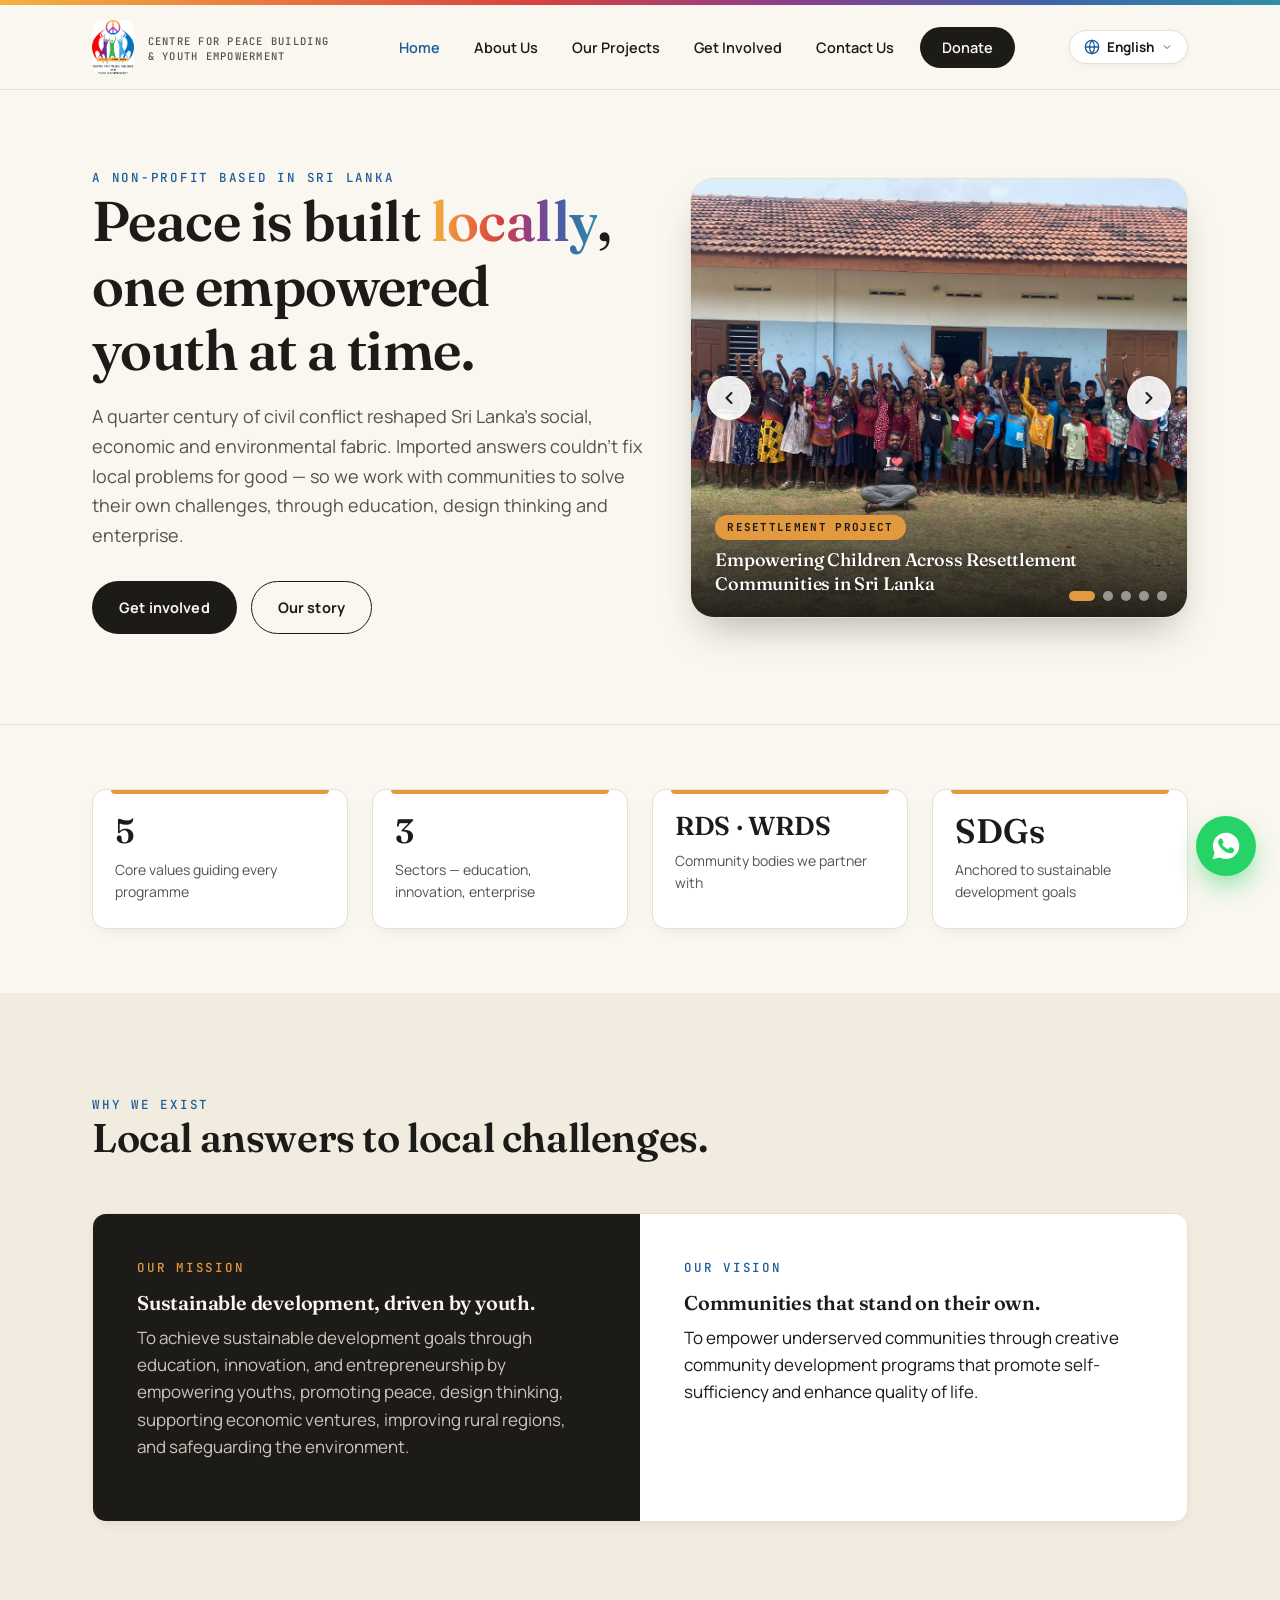
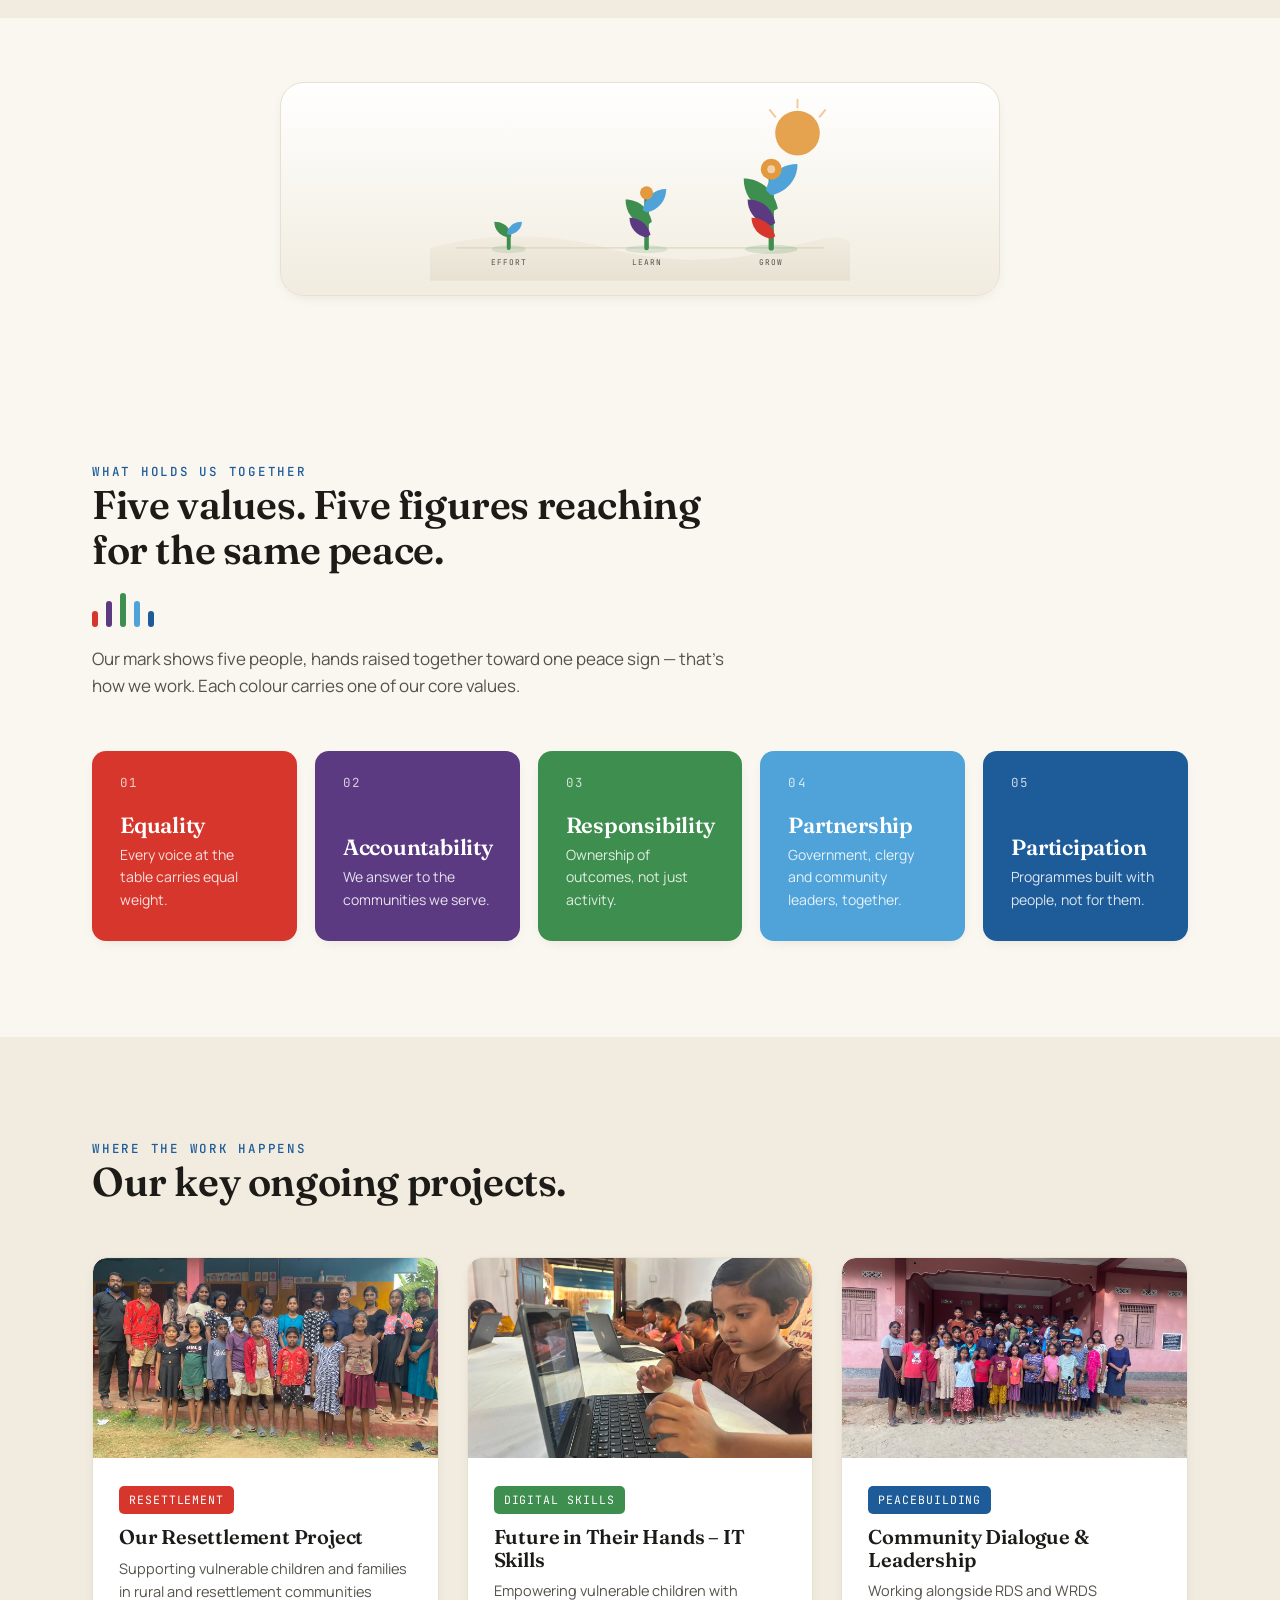
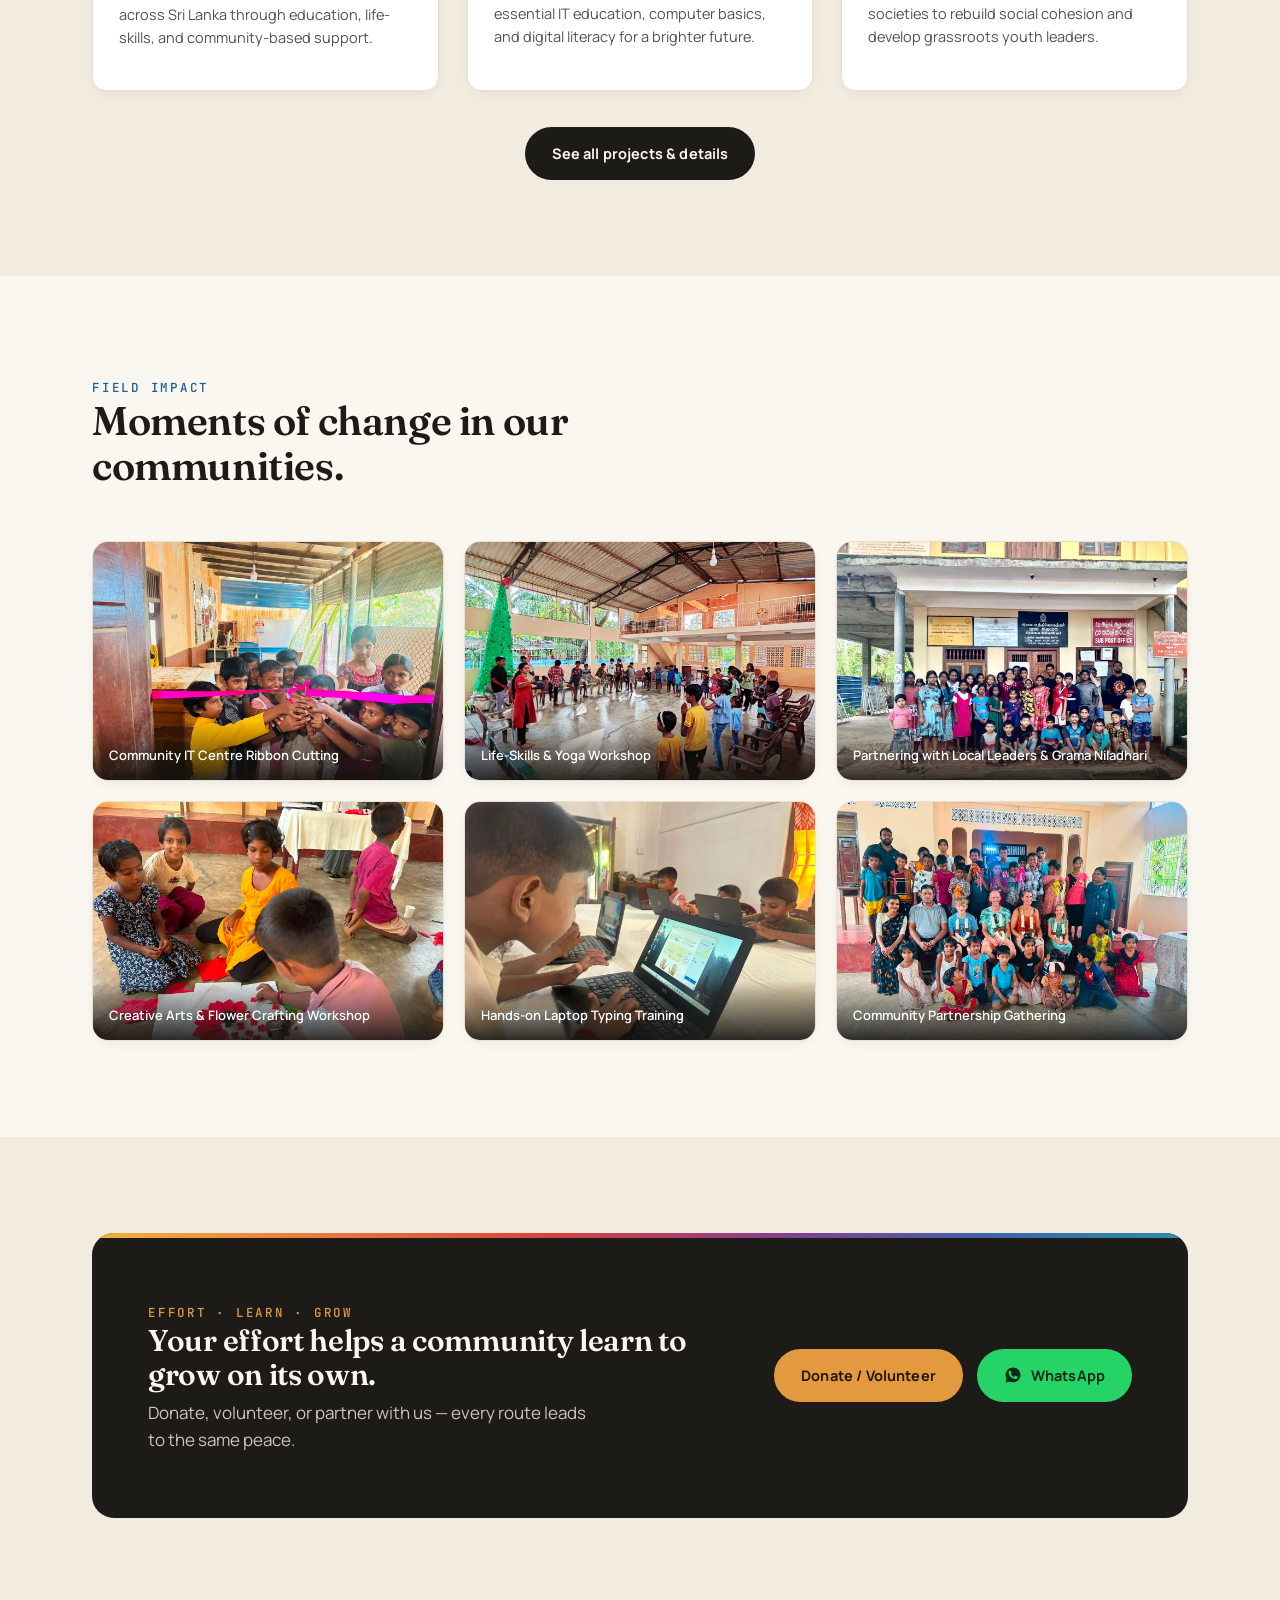
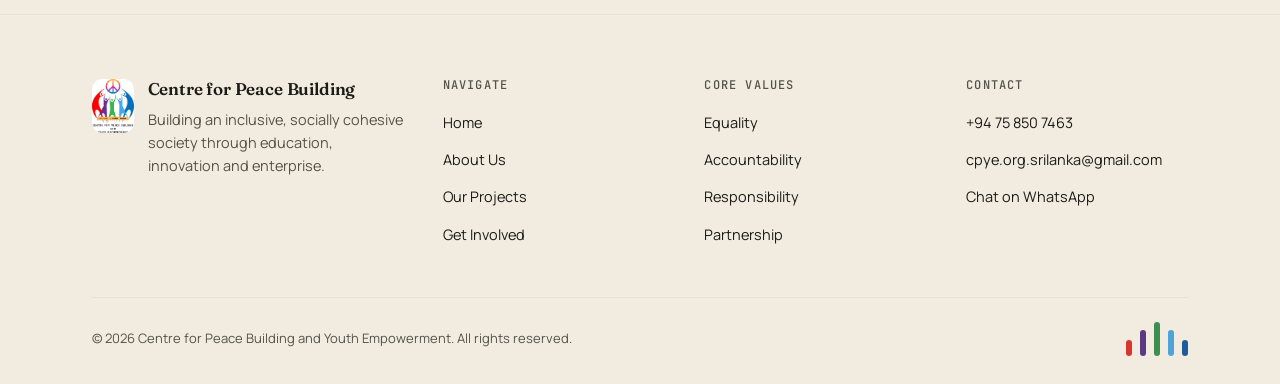
<file: index.html>
<!DOCTYPE html>
<html lang="en">
<head>
<meta charset="UTF-8">
<meta name="viewport" content="width=device-width, initial-scale=1.0">
<title>Centre for Peace Building and Youth Empowerment | Effort · Learn · Grow</title>
<meta name="description" content="A Sri Lankan non-profit empowering vulnerable children, youth and rural resettlement communities through education, digital literacy, and peacebuilding.">
<link rel="icon" href="images/logo.jpeg">
<link rel="stylesheet" href="css/base.css?v=3.2">
<link rel="stylesheet" href="css/home.css?v=3.2">
</head>
<body>

<div class="ring-strip" id="top"></div>

<header class="site-header">
  <div class="wrap">
    <a href="index.html" class="brand">
      <img src="images/logo.jpeg" alt="Centre for Peace Building and Youth Empowerment logo">
      <span class="brand-name"><span data-i18n="brand_title">Centre for Peace Building</span>
        <span data-i18n="brand_subtitle">&amp; Youth Empowerment</span>
      </span>
    </a>
    <nav class="main-nav" aria-label="Primary">
      <div class="nav-panel-head"><img src="images/logo.jpeg" alt="CPYE logo"><button class="nav-close" aria-label="Close menu" type="button"><svg viewBox="0 0 24 24" fill="none" stroke="currentColor" stroke-width="2"><path d="M6 6l12 12M18 6L6 18" stroke-linecap="round"/></svg></button></div>
      <ul>
        <li><a href="index.html" class="active" data-i18n="nav_home">Home</a></li>
        <li><a href="about.html" data-i18n="nav_about">About Us</a></li>
        <li><a href="projects.html" data-i18n="nav_projects">Our Projects</a></li>
        <li><a href="get-involved.html" data-i18n="nav_involved">Get Involved</a></li>
        <li><a href="contact.html" data-i18n="nav_contact">Contact Us</a></li>
        <li><a href="donate.html" class="nav-cta" data-i18n="nav_donate">Donate</a></li>
      </ul>
    </nav>
    <div class="site-header-actions">
      <div class="lang-switcher">
        <button class="lang-dropdown-toggle" type="button" aria-label="Choose Language">
          <svg viewBox="0 0 24 24" fill="none" stroke="currentColor" stroke-width="2"><circle cx="12" cy="12" r="10"/><path d="M2 12h20M12 2a15 15 0 010 20 15 15 0 010-20z"/></svg>
          <span class="current-lang-label">English</span>
          <svg class="caret" viewBox="0 0 24 24" fill="none" stroke="currentColor" stroke-width="2" style="width:12px;height:12px;"><path d="M6 9l6 6 6-6"/></svg>
        </button>
        <div class="lang-dropdown">
          <a href="#" class="lang-option" data-lang="en">🇬🇧 English</a>
          <a href="#" class="lang-option" data-lang="ta">🇱🇰 தமிழ்</a>
          <a href="#" class="lang-option" data-lang="si">🇱🇰 සිංහල</a>
        </div>
      </div>
      <button class="nav-toggle" aria-label="Toggle menu" aria-expanded="false">
        <span></span><span></span><span></span>
      </button>
    </div>
  </div>
</header>

<!-- ============ HERO WITH 5-IMAGE SLIDESHOW ============ -->
<section class="hero">
  <div class="wrap hero-grid">
    <div>
      <span class="eyebrow" data-i18n="hero_eyebrow">A non-profit based in Sri Lanka</span>
      <h1 data-i18n="hero_title">Peace is built <em>locally</em>, one empowered youth at a time.</h1>
      <p class="lede" data-i18n="hero_lede">A quarter century of civil conflict reshaped Sri Lanka's social, economic and environmental fabric. Imported answers couldn't fix local problems for good — so we work with communities to solve their own challenges, through education, design thinking and enterprise.</p>
      <div class="hero-actions">
        <a href="projects.html" class="btn btn-primary" data-i18n="hero_btn_involved">Explore Our Projects</a>
        <a href="about.html" class="btn btn-outline" data-i18n="hero_btn_story">Our story</a>
      </div>
    </div>
    
    <!-- 5-Image Slideshow Component -->
    <div class="hero-slideshow-container" aria-label="Community impact slideshow" role="region">
      <div class="hero-slides-wrapper">
        <!-- Slide 1 -->
        <div class="hero-slide active">
          <img src="images/resettlement-school-celebration.jpg" alt="Children and community members celebrating outside school in resettlement village">
          <div class="hero-slide-caption">
            <span class="hero-slide-badge" data-i18n="slide_1_badge">Resettlement Project</span>
            <h3 data-i18n="slide_1_caption">Empowering Children Across Resettlement Communities in Sri Lanka</h3>
          </div>
        </div>
        <!-- Slide 2 -->
        <div class="hero-slide">
          <img src="images/it-skills-training-laptop.jpg" alt="Children learning digital skills and IT on laptops with instructor">
          <div class="hero-slide-caption">
            <span class="hero-slide-badge" data-i18n="slide_2_badge">Digital Literacy</span>
            <h3 data-i18n="slide_2_caption">Future in Their Hands – IT Skills for a Brighter Future</h3>
          </div>
        </div>
        <!-- Slide 3 -->
        <div class="hero-slide">
          <img src="images/resettlement-arts-crafts.jpg" alt="Children engaged in creative flower craft and life-skills learning">
          <div class="hero-slide-caption">
            <span class="hero-slide-badge" data-i18n="slide_3_badge">Life Skills</span>
            <h3 data-i18n="slide_3_caption">Creative Learning, Leadership &amp; Confidence Building</h3>
          </div>
        </div>
        <!-- Slide 4 -->
        <div class="hero-slide">
          <img src="images/community-youth-dialogue.jpg" alt="Youth circle dialogue and leadership gathering under trees">
          <div class="hero-slide-caption">
            <span class="hero-slide-badge" data-i18n="slide_4_badge">Peacebuilding</span>
            <h3 data-i18n="slide_4_caption">Youth Leadership &amp; Community Dialogue Circles</h3>
          </div>
        </div>
        <!-- Slide 5 -->
        <div class="hero-slide">
          <img src="images/resettlement-creative-workshop.jpg" alt="Youth and children participating in cultural and creative activities">
          <div class="hero-slide-caption">
            <span class="hero-slide-badge" data-i18n="slide_5_badge">Community Support</span>
            <h3 data-i18n="slide_5_caption">Creating Safe Spaces for Rural Children to Learn &amp; Grow</h3>
          </div>
        </div>
      </div>

      <!-- Navigation Arrows -->
      <button class="slideshow-nav-btn slideshow-prev" aria-label="Previous slide" type="button">
        <svg width="20" height="20" viewBox="0 0 24 24" fill="none" stroke="currentColor" stroke-width="2.5"><path d="M15 18l-6-6 6-6" stroke-linecap="round" stroke-linejoin="round"/></svg>
      </button>
      <button class="slideshow-nav-btn slideshow-next" aria-label="Next slide" type="button">
        <svg width="20" height="20" viewBox="0 0 24 24" fill="none" stroke="currentColor" stroke-width="2.5"><path d="M9 18l6-6-6-6" stroke-linecap="round" stroke-linejoin="round"/></svg>
      </button>

      <!-- Indicator Dots -->
      <div class="slideshow-dots" aria-label="Slide indicators">
        <button class="slideshow-dot active" aria-label="Go to slide 1" type="button"></button>
        <button class="slideshow-dot" aria-label="Go to slide 2" type="button"></button>
        <button class="slideshow-dot" aria-label="Go to slide 3" type="button"></button>
        <button class="slideshow-dot" aria-label="Go to slide 4" type="button"></button>
        <button class="slideshow-dot" aria-label="Go to slide 5" type="button"></button>
      </div>
    </div>
  </div>
</section>

<!-- ============ IMPACT NUMBERS ============ -->
<section class="section-tight">
  <div class="wrap">
    <div class="stats-grid">
      <div class="stat reveal">
        <div class="figure" data-i18n="stat_1_val">5</div>
        <div class="label" data-i18n="stat_1_lbl">Core values guiding every programme</div>
      </div>
      <div class="stat reveal">
        <div class="figure" data-i18n="stat_2_val">3</div>
        <div class="label" data-i18n="stat_2_lbl">Sectors — education, innovation, enterprise</div>
      </div>
      <div class="stat reveal">
        <div class="figure figure-text" data-i18n="stat_3_val">RDS · WRDS</div>
        <div class="label" data-i18n="stat_3_lbl">Community bodies we partner with</div>
      </div>
      <div class="stat reveal">
        <div class="figure" data-i18n="stat_4_val">SDGs</div>
        <div class="label" data-i18n="stat_4_lbl">Anchored to sustainable development goals</div>
      </div>
    </div>
  </div>
</section>

<!-- ============ MISSION / VISION ============ -->
<section class="bg-deep">
  <div class="wrap">
    <div class="section-head">
      <span class="eyebrow" data-i18n="mv_eyebrow">Why we exist</span>
      <h2 data-i18n="mv_title">Local answers to local challenges.</h2>
    </div>
    <div class="mv-grid reveal">
      <div class="mv-panel">
        <span class="eyebrow" data-i18n="mission_eyebrow">Our mission</span>
        <h3 data-i18n="mission_title">Sustainable development, driven by youth.</h3>
        <p style="color:#C9C5B8;" data-i18n="mission_text">To achieve the sustainable development goals through education, innovation and entrepreneurship — empowering youths, promoting peace and design thinking, supporting economic ventures, improving rural regions, and safeguarding the environment.</p>
      </div>
      <div class="mv-panel">
        <span class="eyebrow" data-i18n="vision_eyebrow">Our vision</span>
        <h3 data-i18n="vision_title">Communities that stand on their own.</h3>
        <p data-i18n="vision_text">To empower underserved communities through creative community development programmes that promote self-sufficiency and enhance quality of life.</p>
      </div>
    </div>
  </div>
</section>

<!-- ============ ILLUSTRATION ============ -->
<section class="section-tight">
  <div class="wrap">
    <div class="img-frame reveal" style="max-width:720px;margin:0 auto;">
      <svg viewBox="0 0 640 280" xmlns="http://www.w3.org/2000/svg" role="img" aria-label="Illustration of three growing plants labelled Effort, Learn and Grow, with the sun rising over rolling hills">
        <defs>
          <linearGradient id="hillGrad" x1="0" y1="0" x2="0" y2="1">
            <stop offset="0%" stop-color="#F1ECDF"/>
            <stop offset="100%" stop-color="#E7E1D2"/>
          </linearGradient>
        </defs>

        <circle cx="560" cy="55" r="34" fill="#E39A3E" opacity="0.9"/>
        <g stroke="#E39A3E" stroke-width="3" stroke-linecap="round" opacity="0.5">
          <line x1="560" y1="4" x2="560" y2="16"/>
          <line x1="602" y1="20" x2="594" y2="30"/>
          <line x1="518" y1="20" x2="526" y2="30"/>
        </g>

        <path d="M0 230c90-24 180-24 270 0s180 24 270 0 90-16 100-8V280H0z" fill="url(#hillGrad)"/>
        <line x1="40" y1="230" x2="600" y2="230" stroke="#DED6C2" stroke-width="2"/>

        <!-- stage 1: Effort — a small sprout -->
        <g>
          <path d="M120 230V206" stroke="#3E8E4F" stroke-width="6" stroke-linecap="round"/>
          <path d="M120 214c-14-2-22-12-22-24 14 0 24 8 26 22" fill="#3E8E4F"/>
          <path d="M120 210c12-2 20-10 20-20-12 0-20 6-23 18" fill="#4FA3D9"/>
          <ellipse cx="120" cy="232" rx="26" ry="6" fill="#3E8E4F" opacity="0.15"/>
        </g>

        <!-- stage 2: Learn — a young plant with leaves and bud -->
        <g>
          <path d="M330 230V150" stroke="#3E8E4F" stroke-width="7" stroke-linecap="round"/>
          <path d="M330 196c-20-4-32-20-32-40 20 0 36 14 40 34" fill="#3E8E4F"/>
          <path d="M330 176c18-4 30-18 30-36-18 0-32 12-36 32" fill="#4FA3D9"/>
          <path d="M330 214c-16-3-26-15-26-30 16 0 28 10 32 26" fill="#5B3A82"/>
          <circle cx="330" cy="146" r="10" fill="#E39A3E"/>
          <ellipse cx="330" cy="232" rx="32" ry="6" fill="#3E8E4F" opacity="0.15"/>
        </g>

        <!-- stage 3: Grow — full bloom -->
        <g>
          <path d="M520 230V116" stroke="#3E8E4F" stroke-width="8" stroke-linecap="round"/>
          <path d="M520 176c-26-6-42-26-42-52 26 0 46 18 52 46" fill="#3E8E4F"/>
          <path d="M520 150c24-6 40-24 40-48-24 0-42 14-48 40" fill="#4FA3D9"/>
          <path d="M520 196c-22-4-36-20-36-40 22 0 38 14 42 36" fill="#5B3A82"/>
          <path d="M520 216c-18-3-30-16-30-32 18 0 32 12 36 28" fill="#D6362C"/>
          <circle cx="520" cy="110" r="16" fill="#E39A3E"/>
          <circle cx="520" cy="110" r="6" fill="#fff" opacity="0.55"/>
          <ellipse cx="520" cy="232" rx="40" ry="7" fill="#3E8E4F" opacity="0.18"/>
        </g>

        <text x="120" y="256" text-anchor="middle" font-family="JetBrains Mono, monospace" font-size="12" letter-spacing="1.5" fill="#55524A">EFFORT</text>
        <text x="330" y="256" text-anchor="middle" font-family="JetBrains Mono, monospace" font-size="12" letter-spacing="1.5" fill="#55524A">LEARN</text>
        <text x="520" y="256" text-anchor="middle" font-family="JetBrains Mono, monospace" font-size="12" letter-spacing="1.5" fill="#55524A">GROW</text>
      </svg>
    </div>
  </div>
</section>

<!-- ============ CORE VALUES ============ -->
<section>
  <div class="wrap">
    <div class="section-head">
      <span class="eyebrow" data-i18n="values_eyebrow">What holds us together</span>
      <h2 data-i18n="values_title">Five values. Five figures reaching for the same peace.</h2>
      <div class="figures-rule"><i></i><i></i><i></i><i></i><i></i></div>
      <p style="color:var(--ink-soft);" data-i18n="values_desc">Our mark shows five people, hands raised together toward one peace sign — that's how we work. Each colour carries one of our core values.</p>
    </div>
    <div class="values-grid">
      <div class="value-card value-red reveal">
        <span class="num">01</span>
        <h3 data-i18n="val_1_title">Equality</h3>
        <p data-i18n="val_1_desc">Every voice at the table carries equal weight.</p>
      </div>
      <div class="value-card value-purple reveal">
        <span class="num">02</span>
        <h3 data-i18n="val_2_title">Accountability</h3>
        <p data-i18n="val_2_desc">We answer to the communities we serve.</p>
      </div>
      <div class="value-card value-green reveal">
        <span class="num">03</span>
        <h3 data-i18n="val_3_title">Responsibility</h3>
        <p data-i18n="val_3_desc">Ownership of outcomes, not just activity.</p>
      </div>
      <div class="value-card value-sky reveal">
        <span class="num">04</span>
        <h3 data-i18n="val_4_title">Partnership</h3>
        <p data-i18n="val_4_desc">Government, clergy and community leaders, together.</p>
      </div>
      <div class="value-card value-blue reveal">
        <span class="num">05</span>
        <h3 data-i18n="val_5_title">Participation</h3>
        <p data-i18n="val_5_desc">Programmes built with people, not for them.</p>
      </div>
    </div>
  </div>
</section>

<!-- ============ KEY PROJECTS PREVIEW ============ -->
<section class="bg-deep">
  <div class="wrap">
    <div class="section-head">
      <span class="eyebrow" data-i18n="projects_eyebrow">Where the work happens</span>
      <h2 data-i18n="projects_title">Our key ongoing projects.</h2>
    </div>
    <div class="grid-3">
      <!-- Project 1: Resettlement -->
      <div class="project-card reveal">
        <div class="project-media">
          <img src="images/resettlement-children-community.jpg" alt="Children and families in rural resettlement community in Sri Lanka">
        </div>
        <div class="project-body">
          <span class="project-tag" style="background:var(--v-red);" data-i18n="proj_1_tag">Resettlement</span>
          <h3 data-i18n="proj_1_title">Our Resettlement Project</h3>
          <p data-i18n="proj_1_desc">Supporting vulnerable children and families in rural and resettlement communities across Sri Lanka through education, life-skills, and community-based support.</p>
        </div>
      </div>
      
      <!-- Project 2: IT Skills -->
      <div class="project-card reveal">
        <div class="project-media">
          <img src="images/it-skills-girl-laptop.jpg" alt="Young girl learning digital IT skills on laptop">
        </div>
        <div class="project-body">
          <span class="project-tag" style="background:var(--v-green);" data-i18n="proj_2_tag">Digital Skills</span>
          <h3 data-i18n="proj_2_title">Future in Their Hands – IT Skills</h3>
          <p data-i18n="proj_2_desc">Empowering vulnerable children with essential IT education, computer basics, and digital literacy for a brighter future.</p>
        </div>
      </div>
      
      <!-- Project 3: Peacebuilding -->
      <div class="project-card reveal">
        <div class="project-media">
          <img src="images/community-youth-gathering.jpg" alt="Community youth gathering and peacebuilding dialogue">
        </div>
        <div class="project-body">
          <span class="project-tag" style="background:var(--v-blue);" data-i18n="proj_3_tag">Peacebuilding</span>
          <h3 data-i18n="proj_3_title">Community Dialogue &amp; Leadership</h3>
          <p data-i18n="proj_3_desc">Working alongside RDS and WRDS societies to rebuild social cohesion and develop grassroots youth leaders.</p>
        </div>
      </div>
    </div>
    <div style="margin-top:36px;text-align:center;">
      <a href="projects.html" class="btn btn-primary" data-i18n="proj_see_all">See all projects &amp; details</a>
    </div>
  </div>
</section>

<!-- ============ FIELD PHOTO GALLERY ============ -->
<section>
  <div class="wrap">
    <div class="section-head">
      <span class="eyebrow" data-i18n="gallery_eyebrow">Field Impact</span>
      <h2 data-i18n="gallery_title">Moments of change in our communities.</h2>
    </div>
    <div class="home-gallery-grid">
      <div class="home-gallery-item reveal">
        <img src="images/it-skills-inauguration.jpg" alt="Digital learning space opening celebration">
        <div class="home-gallery-caption" data-i18n="gallery_item_1">Community IT Centre Ribbon Cutting</div>
      </div>
      <div class="home-gallery-item reveal">
        <img src="images/resettlement-life-skills.jpg" alt="Life-skills and yoga workshop for children">
        <div class="home-gallery-caption" data-i18n="gallery_item_2">Life-Skills &amp; Yoga Workshop</div>
      </div>
      <div class="home-gallery-item reveal">
        <img src="images/resettlement-grama-niladhari.jpg" alt="Collaboration with Grama Niladhari and community officers">
        <div class="home-gallery-caption" data-i18n="gallery_item_3">Partnering with Local Leaders &amp; Grama Niladhari</div>
      </div>
      <div class="home-gallery-item reveal">
        <img src="images/resettlement-arts-crafts.jpg" alt="Creative paper arts and crafts session">
        <div class="home-gallery-caption" data-i18n="gallery_item_4">Creative Arts &amp; Flower Crafting Workshop</div>
      </div>
      <div class="home-gallery-item reveal">
        <img src="images/it-skills-typing-practice.jpg" alt="Child practicing typing on laptop">
        <div class="home-gallery-caption" data-i18n="gallery_item_5">Hands-on Laptop Typing Training</div>
      </div>
      <div class="home-gallery-item reveal">
        <img src="images/community-partnership-leaders.jpg" alt="Community partnership and coordinator gathering">
        <div class="home-gallery-caption" data-i18n="gallery_item_6">Community Partnership Gathering</div>
      </div>
    </div>
  </div>
</section>

<!-- ============ CTA ============ -->
<section class="bg-deep">
  <div class="wrap">
    <div class="cta-banner reveal">
      <div>
        <span class="eyebrow" style="color:var(--clay);" data-i18n="cta_eyebrow">Effort · Learn · Grow</span>
        <h2 data-i18n="cta_title">Your effort helps a community learn to grow on its own.</h2>
        <p data-i18n="cta_desc">Donate, volunteer, or partner with us — every route leads to the same peace.</p>
      </div>
      <div class="cta-actions">
        <a href="donate.html" class="btn btn-clay" data-i18n="cta_btn_action">Donate / Volunteer</a>
        <a href="https://wa.me/94758507463?text=Hi%21%20I%20saw%20your%20website%20and%20I%27d%20love%20to%20learn%20more%20about%20CPYE%27s%20programmes." target="_blank" rel="noopener" class="btn btn-wa">
          <svg width="18" height="18" viewBox="0 0 24 24" fill="currentColor"><path d="M12.04 2C6.58 2 2.13 6.45 2.13 11.91c0 1.75.46 3.39 1.27 4.82L2 22l5.42-1.36a9.86 9.86 0 004.62 1.17h.01c5.46 0 9.91-4.45 9.91-9.91C21.96 6.45 17.5 2 12.04 2zm5.8 14.06c-.24.68-1.4 1.31-1.94 1.36-.5.05-1.05.24-3.53-.74-2.98-1.18-4.9-4.2-5.05-4.4-.15-.2-1.2-1.6-1.2-3.05 0-1.45.76-2.16 1.03-2.46.27-.3.59-.37.79-.37h.57c.18 0 .42-.02.66.5.24.53.83 1.83.9 1.96.07.13.12.28.02.46-.1.18-.15.28-.3.44-.15.15-.31.34-.44.46-.15.14-.3.3-.13.6.17.3.76 1.25 1.63 2.02 1.12 1 2.06 1.31 2.36 1.46.3.15.48.13.65-.08.18-.2.75-.87.95-1.17.2-.3.4-.25.66-.15.27.1 1.72.81 2.02.96.3.15.5.22.57.35.08.13.08.73-.16 1.41z"/></svg>
          <span data-i18n="cta_btn_wa">WhatsApp</span>
        </a>
      </div>
    </div>
  </div>
</section>

<footer class="site-footer">
  <div class="wrap">
    <div class="footer-grid">
      <div class="footer-brand">
        <img src="images/logo.jpeg" alt="CPYE logo">
        <div>
          <h4 style="margin:0 0 6px;" data-i18n="brand_title">Centre for Peace Building &amp; Youth Empowerment</h4>
          <p data-i18n="footer_desc">Building an inclusive, socially cohesive society through education, innovation and enterprise.</p>
        </div>
      </div>
      <div class="footer-col">
        <h4 data-i18n="footer_nav_head">Navigate</h4>
        <ul>
          <li><a href="index.html" data-i18n="nav_home">Home</a></li>
          <li><a href="about.html" data-i18n="nav_about">About Us</a></li>
          <li><a href="projects.html" data-i18n="nav_projects">Our Projects</a></li>
          <li><a href="get-involved.html" data-i18n="nav_involved">Get Involved</a></li>
        </ul>
      </div>
      <div class="footer-col">
        <h4 data-i18n="footer_values_head">Core Values</h4>
        <ul>
          <li><a href="about.html" data-i18n="val_1_title">Equality</a></li>
          <li><a href="about.html" data-i18n="val_2_title">Accountability</a></li>
          <li><a href="about.html" data-i18n="val_3_title">Responsibility</a></li>
          <li><a href="about.html" data-i18n="val_4_title">Partnership &amp; Participation</a></li>
        </ul>
      </div>
      <div class="footer-col">
        <h4 data-i18n="footer_contact_head">Contact</h4>
        <ul>
          <li><a href="tel:+94758507463">+94 75 850 7463</a></li>
          <li><a href="mailto:cpye.org.srilanka@gmail.com">cpye.org.srilanka@gmail.com</a></li>
          <li><a href="https://wa.me/94758507463?text=Hi%21%20I%27m%20reaching%20out%20from%20the%20CPYE%20website.%20I%27d%20like%20to%20know%20more%20about%20your%20work." target="_blank" rel="noopener" data-i18n="footer_wa_link">Chat on WhatsApp</a></li>
        </ul>
      </div>
    </div>
    <div class="footer-bottom">
      <span>© <span id="year">2026</span> <span data-i18n="footer_rights">Centre for Peace Building and Youth Empowerment. All rights reserved.</span></span>
      <div class="figures-rule"><i></i><i></i><i></i><i></i><i></i></div>
    </div>
  </div>
</footer>

<a href="https://wa.me/94758507463?text=Hi%21%20I%27m%20reaching%20out%20from%20the%20CPYE%20website.%20I%27d%20like%20to%20know%20more%20about%20your%20work." target="_blank" rel="noopener" class="wa-float" aria-label="Chat with us on WhatsApp">
  <svg viewBox="0 0 24 24" fill="#fff"><path d="M12.04 2C6.58 2 2.13 6.45 2.13 11.91c0 1.75.46 3.39 1.27 4.82L2 22l5.42-1.36a9.86 9.86 0 004.62 1.17h.01c5.46 0 9.91-4.45 9.91-9.91C21.96 6.45 17.5 2 12.04 2zm5.8 14.06c-.24.68-1.4 1.31-1.94 1.36-.5.05-1.05.24-3.53-.74-2.98-1.18-4.9-4.2-5.05-4.4-.15-.2-1.2-1.6-1.2-3.05 0-1.45.76-2.16 1.03-2.46.27-.3.59-.37.79-.37h.57c.18 0 .42-.02.66.5.24.53.83 1.83.9 1.96.07.13.12.28.02.46-.1.18-.15.28-.3.44-.15.15-.31.34-.44.46-.15.14-.3.3-.13.6.17.3.76 1.25 1.63 2.02 1.12 1 2.06 1.31 2.36 1.46.3.15.48.13.65-.08.18-.2.75-.87.95-1.17.2-.3.4-.25.66-.15.27.1 1.72.81 2.02.96.3.15.5.22.57.35.08.13.08.73-.16 1.41z"/></svg>
</a>

<script src="js/translations.js"></script>
<script src="js/script.js"></script>

<nav class="mobile-actions" aria-label="Quick navigation">
  <div class="wrap">
    <a href="index.html" class="active">
      <svg viewBox="0 0 24 24" fill="none" stroke="currentColor" stroke-width="2"><path d="M3 9l9-7 9 7v11a2 2 0 01-2 2H5a2 2 0 01-2-2z"/><polyline points="9 22 9 12 15 12 15 22"/></svg>
      <span data-i18n="mob_home">Home</span>
    </a>
    <a href="about.html">
      <svg viewBox="0 0 24 24" fill="none" stroke="currentColor" stroke-width="2"><circle cx="12" cy="12" r="10"/><line x1="12" y1="16" x2="12" y2="12"/><line x1="12" y1="8" x2="12.01" y2="8"/></svg>
      <span data-i18n="mob_about">About</span>
    </a>
    <a href="projects.html">
      <svg viewBox="0 0 24 24" fill="none" stroke="currentColor" stroke-width="2"><rect x="3" y="3" width="7" height="7"/><rect x="14" y="3" width="7" height="7"/><rect x="14" y="14" width="7" height="7"/><rect x="3" y="14" width="7" height="7"/></svg>
      <span data-i18n="mob_projects">Projects</span>
    </a>
    <a href="contact.html">
      <svg viewBox="0 0 24 24" fill="none" stroke="currentColor" stroke-width="2"><path d="M22 16.92v3a2 2 0 01-2.18 2 19.8 19.8 0 01-8.63-3.07 19.5 19.5 0 01-6-6 19.8 19.8 0 01-3.07-8.67A2 2 0 014.11 2h3a2 2 0 012 1.72c.13.96.36 1.9.7 2.8a2 2 0 01-.45 2.11L8.09 9.91a16 16 0 006 6l1.27-1.27a2 2 0 012.11-.45c.9.34 1.84.57 2.8.7A2 2 0 0122 16.92z"/></svg>
      <span data-i18n="mob_contact">Contact</span>
    </a>
    <a href="donate.html" style="color:var(--clay);font-weight:700;">
      <svg viewBox="0 0 24 24" fill="none" stroke="currentColor" stroke-width="2"><path d="M20.84 4.61a5.5 5.5 0 0 0-7.78 0L12 5.67l-1.06-1.06a5.5 5.5 0 0 0-7.78 7.78l1.06 1.06L12 21.23l7.78-7.78 1.06-1.06a5.5 5.5 0 0 0 0-7.78z"/></svg>
      <span data-i18n="nav_donate">Donate</span>
    </a>
  </div>
</nav>

</body>
</html>
</file>
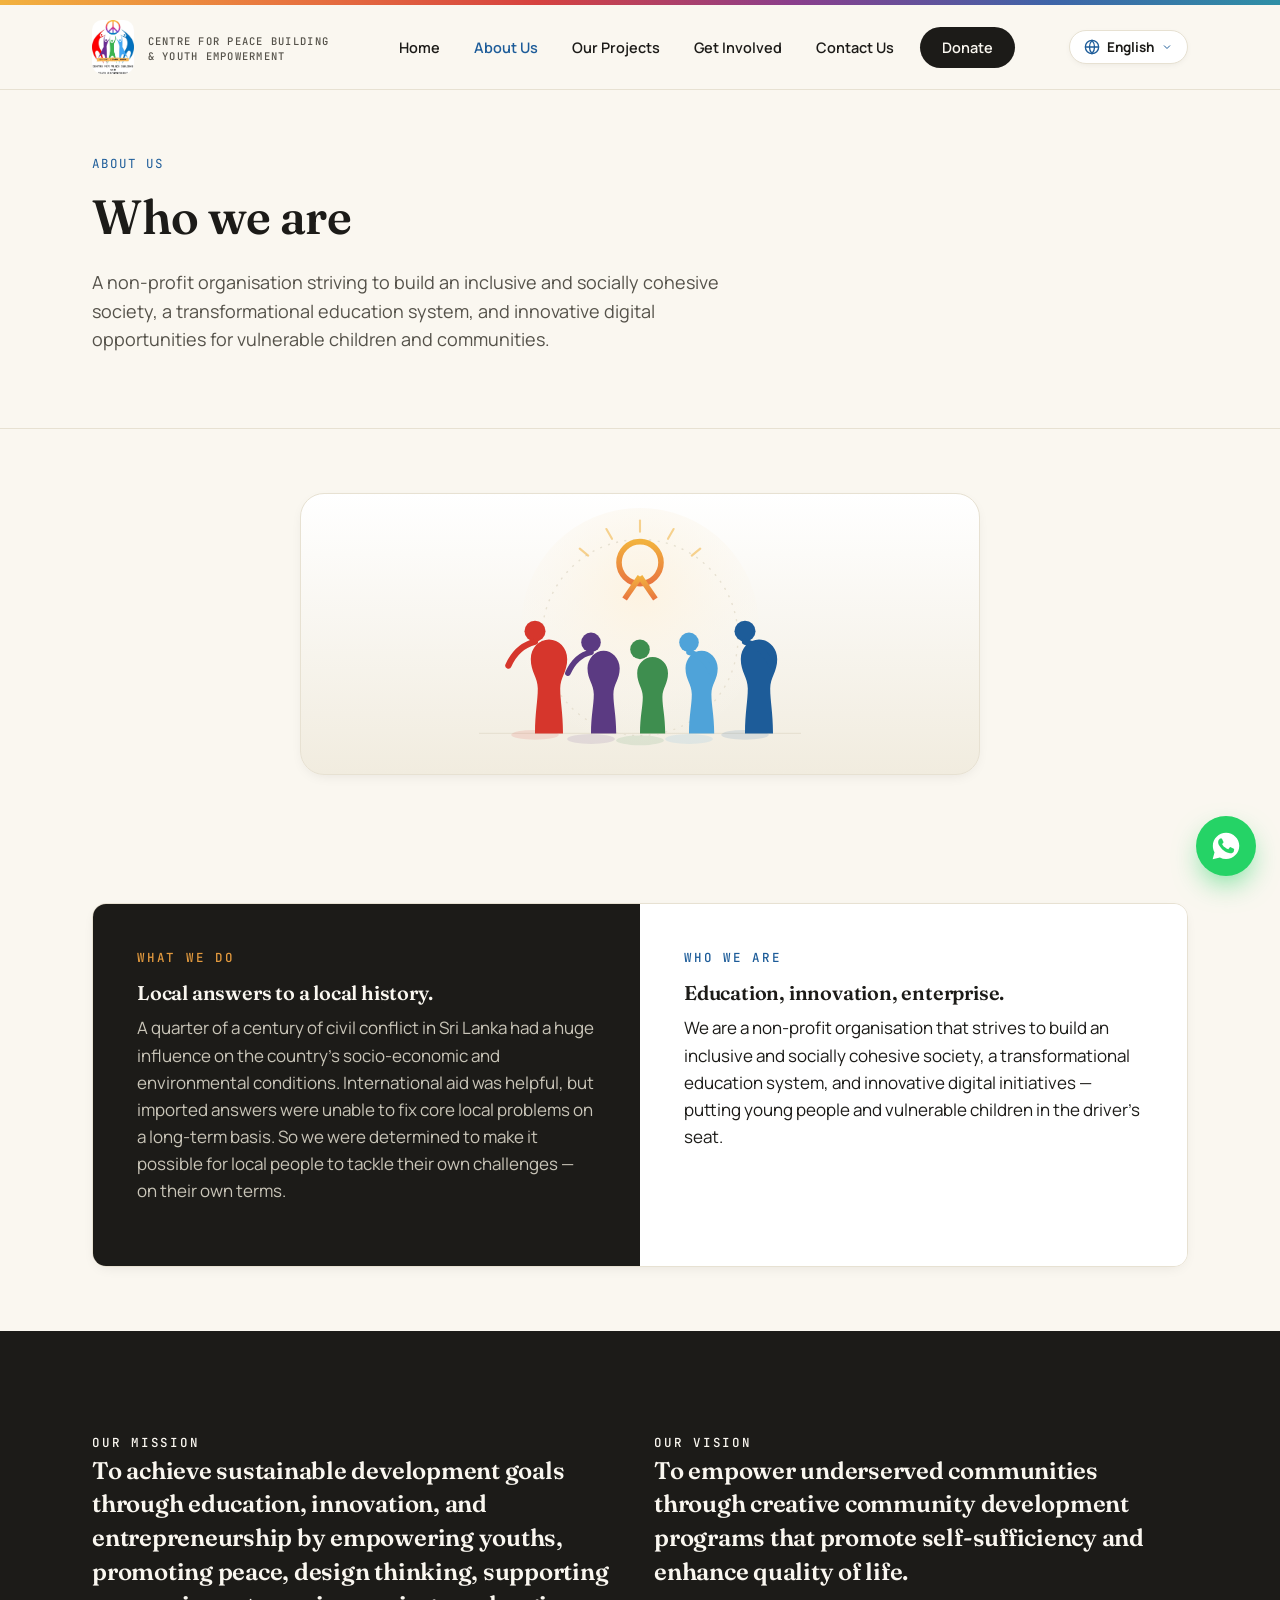
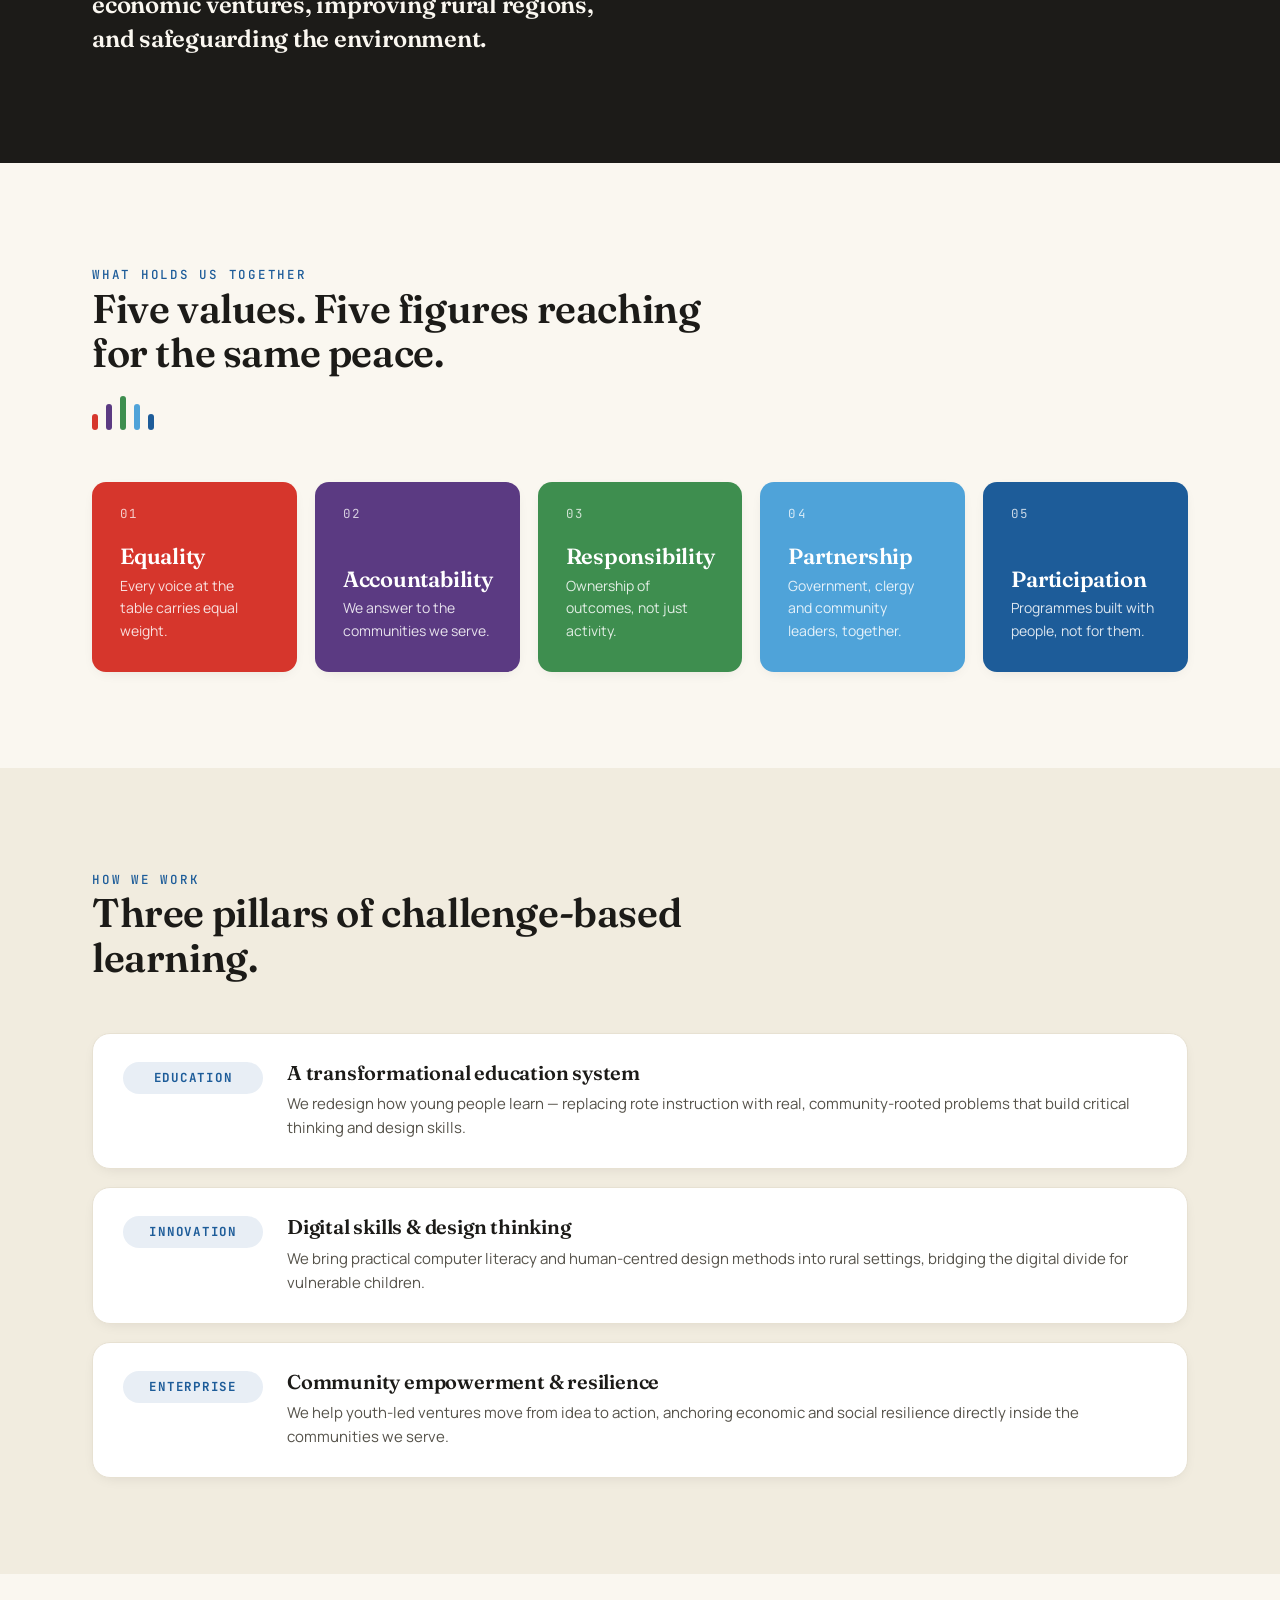
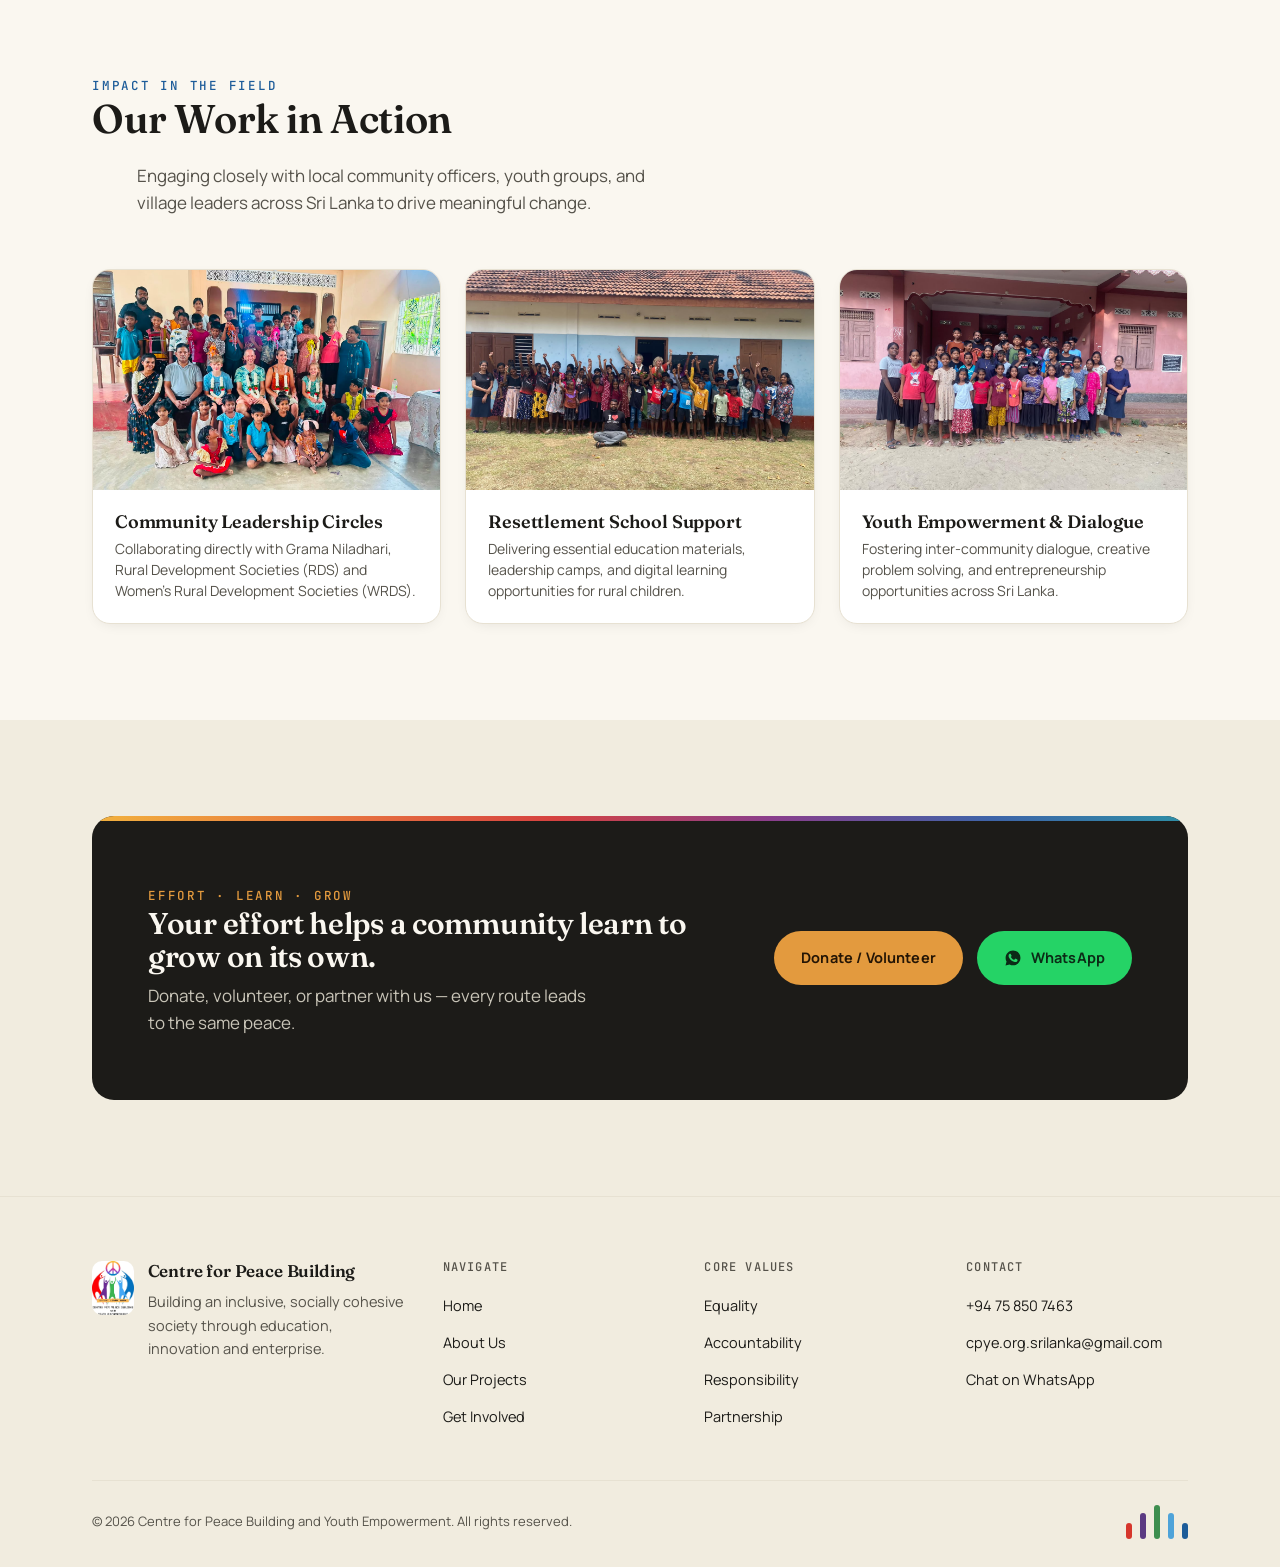
<file: about.html>
<!DOCTYPE html>
<html lang="en">
<head>
<meta charset="UTF-8">
<meta name="viewport" content="width=device-width, initial-scale=1.0">
<title>About Us | Centre for Peace Building and Youth Empowerment</title>
<meta name="description" content="Learn about CPYE's mission, values and grassroots peacebuilding &amp; youth empowerment work in Sri Lanka.">
<link rel="icon" href="images/logo.jpeg">
<link rel="stylesheet" href="css/base.css?v=3.2">
<link rel="stylesheet" href="css/about.css?v=3.2">
</head>
<body>

<div class="ring-strip" id="top"></div>

<header class="site-header">
  <div class="wrap">
    <a href="index.html" class="brand">
      <img src="images/logo.jpeg" alt="Centre for Peace Building and Youth Empowerment logo">
      <span class="brand-name"><span data-i18n="brand_title">Centre for Peace Building</span>
        <span data-i18n="brand_subtitle">&amp; Youth Empowerment</span>
      </span>
    </a>
    <nav class="main-nav" aria-label="Primary">
      <div class="nav-panel-head"><img src="images/logo.jpeg" alt="CPYE logo"><button class="nav-close" aria-label="Close menu" type="button"><svg viewBox="0 0 24 24" fill="none" stroke="currentColor" stroke-width="2"><path d="M6 6l12 12M18 6L6 18" stroke-linecap="round"/></svg></button></div>
      <ul>
        <li><a href="index.html" data-i18n="nav_home">Home</a></li>
        <li><a href="about.html" class="active" data-i18n="nav_about">About Us</a></li>
        <li><a href="projects.html" data-i18n="nav_projects">Our Projects</a></li>
        <li><a href="get-involved.html" data-i18n="nav_involved">Get Involved</a></li>
        <li><a href="contact.html" data-i18n="nav_contact">Contact Us</a></li>
        <li><a href="donate.html" class="nav-cta" data-i18n="nav_donate">Donate</a></li>
      </ul>
    </nav>
    <div class="site-header-actions">
      <div class="lang-switcher">
        <button class="lang-dropdown-toggle" type="button" aria-label="Choose Language">
          <svg viewBox="0 0 24 24" fill="none" stroke="currentColor" stroke-width="2"><circle cx="12" cy="12" r="10"/><path d="M2 12h20M12 2a15 15 0 010 20 15 15 0 010-20z"/></svg>
          <span class="current-lang-label">English</span>
          <svg class="caret" viewBox="0 0 24 24" fill="none" stroke="currentColor" stroke-width="2" style="width:12px;height:12px;"><path d="M6 9l6 6 6-6"/></svg>
        </button>
        <div class="lang-dropdown">
          <a href="#" class="lang-option" data-lang="en">🇬🇧 English</a>
          <a href="#" class="lang-option" data-lang="ta">🇱🇰 தமிழ்</a>
          <a href="#" class="lang-option" data-lang="si">🇱🇰 සිංහල</a>
        </div>
      </div>
      <button class="nav-toggle" aria-label="Toggle menu" aria-expanded="false">
        <span></span><span></span><span></span>
      </button>
    </div>
  </div>
</header>

<section class="page-hero">
  <div class="wrap">
    <span class="crumb" data-i18n="about_crumb">About Us</span>
    <h1 data-i18n="about_title">Who we are</h1>
    <p data-i18n="about_lede">A non-profit organisation striving to build an inclusive and socially cohesive society, a transformational education system, and innovative digital opportunities for vulnerable children and communities.</p>
  </div>
</section>

<!-- ============ ILLUSTRATION ============ -->
<section class="section-tight">
  <div class="wrap">
    <div class="img-frame reveal" style="max-width:680px;margin:0 auto;">
      <svg viewBox="0 0 600 360" xmlns="http://www.w3.org/2000/svg" role="img" aria-label="Illustration of five people standing together in a circle around a peace symbol, with the sun rising behind them">
        <defs>
          <radialGradient id="skyGlow" cx="50%" cy="35%" r="65%">
            <stop offset="0%" stop-color="#FDF3E1"/>
            <stop offset="100%" stop-color="#FAF7F0" stop-opacity="0"/>
          </radialGradient>
          <linearGradient id="sunGlow" x1="0" y1="0" x2="0" y2="1">
            <stop offset="0%" stop-color="#F2B23E"/>
            <stop offset="100%" stop-color="#E8763F"/>
          </linearGradient>
        </defs>

        <circle cx="300" cy="170" r="170" fill="url(#skyGlow)"/>
        <circle cx="300" cy="185" r="140" fill="none" stroke="#E7E1D2" stroke-width="2" stroke-dasharray="3 9"/>

        <!-- rising sun rays -->
        <g stroke="#F2B23E" stroke-width="3" stroke-linecap="round" opacity="0.55">
          <line x1="300" y1="18" x2="300" y2="34"/>
          <line x1="252" y1="30" x2="260" y2="44"/>
          <line x1="348" y1="30" x2="340" y2="44"/>
          <line x1="214" y1="58" x2="226" y2="68"/>
          <line x1="386" y1="58" x2="374" y2="68"/>
        </g>

        <!-- ground -->
        <line x1="70" y1="322" x2="530" y2="322" stroke="#E7E1D2" stroke-width="2"/>
        <ellipse cx="150" cy="324" rx="34" ry="7" fill="#D6362C" opacity="0.12"/>
        <ellipse cx="230" cy="330" rx="34" ry="7" fill="#5B3A82" opacity="0.12"/>
        <ellipse cx="300" cy="332" rx="34" ry="7" fill="#3E8E4F" opacity="0.12"/>
        <ellipse cx="370" cy="330" rx="34" ry="7" fill="#4FA3D9" opacity="0.12"/>
        <ellipse cx="450" cy="324" rx="34" ry="7" fill="#1D5C99" opacity="0.12"/>

        <!-- peace symbol -->
        <g>
          <circle cx="300" cy="78" r="30" fill="none" stroke="url(#sunGlow)" stroke-width="8"/>
          <line x1="300" y1="78" x2="300" y2="138" stroke="url(#sunGlow)" stroke-width="8"/>
          <line x1="300" y1="98" x2="278" y2="130" stroke="url(#sunGlow)" stroke-width="8"/>
          <line x1="300" y1="98" x2="322" y2="130" stroke="url(#sunGlow)" stroke-width="8"/>
        </g>

        <!-- five figures -->
        <g>
          <path d="M150 322c0-30 4-46 4-64 0-16-10-24-10-42 0-16 12-28 26-28s26 12 26 28c0 18-10 26-10 42 0 18 4 34 4 64z" fill="#D6362C"/>
          <circle cx="150" cy="176" r="15" fill="#D6362C"/>
          <path d="M150 191c-16 4-30 16-38 34" stroke="#D6362C" stroke-width="9" fill="none" stroke-linecap="round"/>
        </g>
        <g>
          <path d="M230 322c0-26 4-40 4-56 0-14-9-21-9-37 0-14 11-25 23-25s23 11 23 25c0 16-9 23-9 37 0 16 4 30 4 56z" fill="#5B3A82"/>
          <circle cx="230" cy="192" r="14" fill="#5B3A82"/>
          <path d="M230 206c-14 3-26 14-33 30" stroke="#5B3A82" stroke-width="8" fill="none" stroke-linecap="round"/>
        </g>
        <g>
          <path d="M300 322c0-24 4-38 4-52 0-13-8-19-8-34 0-13 10-23 22-23s22 10 22 23c0 15-8 21-8 34 0 14 4 28 4 52z" fill="#3E8E4F"/>
          <circle cx="300" cy="202" r="14" fill="#3E8E4F"/>
        </g>
        <g>
          <path d="M370 322c0-26 4-40 4-56 0-14-9-21-9-37 0-14 11-25 23-25s23 11 23 25c0 16-9 23-9 37 0 16 4 30 4 56z" fill="#4FA3D9"/>
          <circle cx="370" cy="192" r="14" fill="#4FA3D9"/>
          <path d="M370 206c14 3 26 14 33 30" stroke="#4FA3D9" stroke-width="8" fill="none" stroke-linecap="round"/>
        </g>
        <g>
          <path d="M450 322c0-30 4-46 4-64 0-16-10-24-10-42 0-16 12-28 26-28s26 12 26 28c0 18-10 26-10 42 0 18 4 34 4 64z" fill="#1D5C99"/>
          <circle cx="450" cy="176" r="15" fill="#1D5C99"/>
          <path d="M450 191c16 4 30 16 38 34" stroke="#1D5C99" stroke-width="9" fill="none" stroke-linecap="round"/>
        </g>
      </svg>
    </div>
  </div>
</section>

<!-- ============ WHO WE ARE / WHAT WE DO ============ -->
<section class="section-tight">
  <div class="wrap">
    <div class="mv-grid reveal">
      <div class="mv-panel">
        <span class="eyebrow" data-i18n="about_what_eyebrow">What we do</span>
        <h3 data-i18n="about_what_title">Local answers to a local history.</h3>
        <p style="color:#C9C5B8;" data-i18n="about_what_desc">A quarter of a century of civil conflict in Sri Lanka had a huge influence on the country's socio-economic and environmental conditions. International aid was helpful, but imported answers were unable to fix core local problems on a long-term basis. So we were determined to make it possible for local people to tackle their own challenges — on their own terms.</p>
      </div>
      <div class="mv-panel">
        <span class="eyebrow" data-i18n="about_who_eyebrow">Who we are</span>
        <h3 data-i18n="about_who_title">Education, innovation, enterprise.</h3>
        <p data-i18n="about_who_desc">We are a non-profit organisation that strives to build an inclusive and socially cohesive society, a transformational education system, and innovative digital initiatives — putting young people and vulnerable children in the driver's seat.</p>
      </div>
    </div>
  </div>
</section>

<!-- ============ MISSION / VISION STRIP ============ -->
<section class="bg-ink">
  <div class="wrap">
    <div class="grid-2">
      <div class="reveal">
        <span class="eyebrow" data-i18n="mission_eyebrow">Mission</span>
        <h2 style="font-size:24px;line-height:1.4;" data-i18n="mission_text">To achieve sustainable development goals through education, innovation, and entrepreneurship by empowering youths, promoting peace, design thinking, supporting economic ventures, improving rural regions, and safeguarding the environment.</h2>
      </div>
      <div class="reveal">
        <span class="eyebrow" data-i18n="vision_eyebrow">Vision</span>
        <h2 style="font-size:24px;line-height:1.4;" data-i18n="vision_text">To empower underserved communities through creative community development programs that promote self-sufficiency and enhance quality of life.</h2>
      </div>
    </div>
  </div>
</section>

<!-- ============ CORE VALUES ============ -->
<section>
  <div class="wrap">
    <div class="section-head">
      <span class="eyebrow" data-i18n="values_eyebrow">What holds us together</span>
      <h2 data-i18n="values_title">Five values. Five figures reaching for the same peace.</h2>
      <div class="figures-rule"><i></i><i></i><i></i><i></i><i></i></div>
    </div>
    <div class="values-grid">
      <div class="value-card value-red reveal">
        <span class="num">01</span>
        <h3 data-i18n="val_1_title">Equality</h3>
        <p data-i18n="val_1_desc">Every community we work with is treated as an equal partner, not a beneficiary.</p>
      </div>
      <div class="value-card value-purple reveal">
        <span class="num">02</span>
        <h3 data-i18n="val_2_title">Accountability</h3>
        <p data-i18n="val_2_desc">We report honestly on impact, spending, and setbacks alike.</p>
      </div>
      <div class="value-card value-green reveal">
        <span class="num">03</span>
        <h3 data-i18n="val_3_title">Responsibility</h3>
        <p data-i18n="val_3_desc">We stay with a programme until the community can carry it forward alone.</p>
      </div>
      <div class="value-card value-sky reveal">
        <span class="num">04</span>
        <h3 data-i18n="val_4_title">Partnership</h3>
        <p data-i18n="val_4_desc">Government officials, religious dignitaries and local leaders, working as one.</p>
      </div>
      <div class="value-card value-blue reveal">
        <span class="num">05</span>
        <h3 data-i18n="val_5_title">Participation</h3>
        <p data-i18n="val_5_desc">Programmes are co-designed with the people they are meant to serve.</p>
      </div>
    </div>
  </div>
</section>

<!-- ============ APPROACH / PILLARS ============ -->
<section class="bg-deep">
  <div class="wrap">
    <div class="section-head">
      <span class="eyebrow" data-i18n="about_pillars_eyebrow">How we work</span>
      <h2 data-i18n="about_pillars_title">Three pillars of challenge-based learning.</h2>
    </div>
    <div class="pillars reveal">
      <div class="pillar">
        <span class="tag" data-i18n="pillar_1_tag">Education</span>
        <div>
          <h3 data-i18n="pillar_1_title">A transformational education system</h3>
          <p data-i18n="pillar_1_desc">We redesign how young people learn — replacing rote instruction with real, community-rooted problems that build critical thinking and design skills.</p>
        </div>
      </div>
      <div class="pillar">
        <span class="tag" data-i18n="pillar_2_tag">Innovation</span>
        <div>
          <h3 data-i18n="pillar_2_title">Digital skills &amp; design thinking</h3>
          <p data-i18n="pillar_2_desc">We bring practical computer literacy and human-centred design methods into rural settings, bridging the digital divide for vulnerable children.</p>
        </div>
      </div>
      <div class="pillar">
        <span class="tag" data-i18n="pillar_3_tag">Enterprise</span>
        <div>
          <h3 data-i18n="pillar_3_title">Community empowerment &amp; resilience</h3>
          <p data-i18n="pillar_3_desc">We help youth-led ventures move from idea to action, anchoring economic and social resilience directly inside the communities we serve.</p>
        </div>
      </div>
    </div>
  </div>
</section>

<!-- ============ OUR WORK IN ACTION ============ -->
<section>
  <div class="wrap">
    <div class="section-head">
      <span class="eyebrow" data-i18n="about_work_eyebrow">Impact in the field</span>
      <h2 data-i18n="about_work_title">Our Work in Action</h2>
      <p style="color:var(--ink-soft);max-width:55ch;margin:8px auto 0;" data-i18n="about_work_desc">Engaging closely with local community officers, youth groups, and village leaders across Sri Lanka to drive meaningful change.</p>
    </div>

    <div class="team-grid">
      <div class="team-card reveal">
        <img src="images/community-partnership-leaders.jpg" alt="Community partnership leaders and officers">
        <div class="team-meta">
          <h3 data-i18n="work_1_title">Community Leadership Circles</h3>
          <p data-i18n="work_1_desc">Collaborating directly with Grama Niladhari, Rural Development Societies (RDS) and Women's Rural Development Societies (WRDS).</p>
        </div>
      </div>

      <div class="team-card reveal">
        <img src="images/resettlement-school-celebration.jpg" alt="Resettlement school event and youth engagement">
        <div class="team-meta">
          <h3 data-i18n="work_2_title">Resettlement School Support</h3>
          <p data-i18n="work_2_desc">Delivering essential education materials, leadership camps, and digital learning opportunities for rural children.</p>
        </div>
      </div>

      <div class="team-card reveal">
        <img src="images/community-youth-gathering.jpg" alt="Grassroots youth gathering">
        <div class="team-meta">
          <h3 data-i18n="work_3_title">Youth Empowerment &amp; Dialogue</h3>
          <p data-i18n="work_3_desc">Fostering inter-community dialogue, creative problem solving, and entrepreneurship opportunities across Sri Lanka.</p>
        </div>
      </div>
    </div>
  </div>
</section>

<!-- ============ CTA ============ -->
<section class="bg-deep">
  <div class="wrap">
    <div class="cta-banner reveal">
      <div>
        <span class="eyebrow" style="color:var(--clay);" data-i18n="cta_eyebrow">Effort · Learn · Grow</span>
        <h2 data-i18n="cta_title">Your effort helps a community learn to grow on its own.</h2>
        <p data-i18n="cta_desc">Donate, volunteer, or partner with us — every route leads to the same peace.</p>
      </div>
      <div class="cta-actions">
        <a href="donate.html" class="btn btn-clay" data-i18n="cta_btn_action">Donate / Volunteer</a>
        <a href="https://wa.me/94758507463?text=Hi%21%20I%27m%20reaching%20out%20about%20CPYE%27s%20work." target="_blank" rel="noopener" class="btn btn-wa">
          <svg width="18" height="18" viewBox="0 0 24 24" fill="currentColor"><path d="M12.04 2C6.58 2 2.13 6.45 2.13 11.91c0 1.75.46 3.39 1.27 4.82L2 22l5.42-1.36a9.86 9.86 0 004.62 1.17h.01c5.46 0 9.91-4.45 9.91-9.91C21.96 6.45 17.5 2 12.04 2zm5.8 14.06c-.24.68-1.4 1.31-1.94 1.36-.5.05-1.05.24-3.53-.74-2.98-1.18-4.9-4.2-5.05-4.4-.15-.2-1.2-1.6-1.2-3.05 0-1.45.76-2.16 1.03-2.46.27-.3.59-.37.79-.37h.57c.18 0 .42-.02.66.5.24.53.83 1.83.9 1.96.07.13.12.28.02.46-.1.18-.15.28-.3.44-.15.15-.31.34-.44.46-.15.14-.3.3-.13.6.17.3.76 1.25 1.63 2.02 1.12 1 2.06 1.31 2.36 1.46.3.15.48.13.65-.08.18-.2.75-.87.95-1.17.2-.3.4-.25.66-.15.27.1 1.72.81 2.02.96.3.15.5.22.57.35.08.13.08.73-.16 1.41z"/></svg>
          <span data-i18n="cta_btn_wa">WhatsApp</span>
        </a>
      </div>
    </div>
  </div>
</section>

<footer class="site-footer">
  <div class="wrap">
    <div class="footer-grid">
      <div class="footer-brand">
        <img src="images/logo.jpeg" alt="CPYE logo">
        <div>
          <h4 style="margin:0 0 6px;" data-i18n="brand_title">Centre for Peace Building &amp; Youth Empowerment</h4>
          <p data-i18n="footer_desc">Building an inclusive, socially cohesive society through education, innovation and enterprise.</p>
        </div>
      </div>
      <div class="footer-col">
        <h4 data-i18n="footer_nav_head">Navigate</h4>
        <ul>
          <li><a href="index.html" data-i18n="nav_home">Home</a></li>
          <li><a href="about.html" data-i18n="nav_about">About Us</a></li>
          <li><a href="projects.html" data-i18n="nav_projects">Our Projects</a></li>
          <li><a href="get-involved.html" data-i18n="nav_involved">Get Involved</a></li>
        </ul>
      </div>
      <div class="footer-col">
        <h4 data-i18n="footer_values_head">Core Values</h4>
        <ul>
          <li><a href="about.html" data-i18n="val_1_title">Equality</a></li>
          <li><a href="about.html" data-i18n="val_2_title">Accountability</a></li>
          <li><a href="about.html" data-i18n="val_3_title">Responsibility</a></li>
          <li><a href="about.html" data-i18n="val_4_title">Partnership &amp; Participation</a></li>
        </ul>
      </div>
      <div class="footer-col">
        <h4 data-i18n="footer_contact_head">Contact</h4>
        <ul>
          <li><a href="tel:+94758507463">+94 75 850 7463</a></li>
          <li><a href="mailto:cpye.org.srilanka@gmail.com">cpye.org.srilanka@gmail.com</a></li>
          <li><a href="https://wa.me/94758507463?text=Hi%21%20I%27m%20reaching%20out%20from%20the%20CPYE%20website.%20I%27d%20like%20to%20know%20more%20about%20your%20work." target="_blank" rel="noopener" data-i18n="footer_wa_link">Chat on WhatsApp</a></li>
        </ul>
      </div>
    </div>
    <div class="footer-bottom">
      <span>© <span id="year">2026</span> <span data-i18n="footer_rights">Centre for Peace Building and Youth Empowerment. All rights reserved.</span></span>
      <div class="figures-rule"><i></i><i></i><i></i><i></i><i></i></div>
    </div>
  </div>
</footer>

<a href="https://wa.me/94758507463?text=Hi%21%20I%27m%20reaching%20out%20from%20the%20CPYE%20website.%20I%27d%20like%20to%20know%20more%20about%20your%20work." target="_blank" rel="noopener" class="wa-float" aria-label="Chat with us on WhatsApp">
  <svg viewBox="0 0 24 24" fill="#fff"><path d="M12.04 2C6.58 2 2.13 6.45 2.13 11.91c0 1.75.46 3.39 1.27 4.82L2 22l5.42-1.36a9.86 9.86 0 004.62 1.17h.01c5.46 0 9.91-4.45 9.91-9.91C21.96 6.45 17.5 2 12.04 2zm5.8 14.06c-.24.68-1.4 1.31-1.94 1.36-.5.05-1.05.24-3.53-.74-2.98-1.18-4.9-4.2-5.05-4.4-.15-.2-1.2-1.6-1.2-3.05 0-1.45.76-2.16 1.03-2.46.27-.3.59-.37.79-.37h.57c.18 0 .42-.02.66.5.24.53.83 1.83.9 1.96.07.13.12.28.02.46-.1.18-.15.28-.3.44-.15.15-.31.34-.44.46-.15.14-.3.3-.13.6.17.3.76 1.25 1.63 2.02 1.12 1 2.06 1.31 2.36 1.46.3.15.48.13.65-.08.18-.2.75-.87.95-1.17.2-.3.4-.25.66-.15.27.1 1.72.81 2.02.96.3.15.5.22.57.35.08.13.08.73-.16 1.41z"/></svg>
</a>

<script src="js/translations.js"></script>
<script src="js/script.js"></script>

<nav class="mobile-actions" aria-label="Quick navigation">
  <div class="wrap">
    <a href="index.html">
      <svg viewBox="0 0 24 24" fill="none" stroke="currentColor" stroke-width="2"><path d="M3 9l9-7 9 7v11a2 2 0 01-2 2H5a2 2 0 01-2-2z"/><polyline points="9 22 9 12 15 12 15 22"/></svg>
      <span data-i18n="mob_home">Home</span>
    </a>
    <a href="about.html" class="active">
      <svg viewBox="0 0 24 24" fill="none" stroke="currentColor" stroke-width="2"><circle cx="12" cy="12" r="10"/><line x1="12" y1="16" x2="12" y2="12"/><line x1="12" y1="8" x2="12.01" y2="8"/></svg>
      <span data-i18n="mob_about">About</span>
    </a>
    <a href="projects.html">
      <svg viewBox="0 0 24 24" fill="none" stroke="currentColor" stroke-width="2"><rect x="3" y="3" width="7" height="7"/><rect x="14" y="3" width="7" height="7"/><rect x="14" y="14" width="7" height="7"/><rect x="3" y="14" width="7" height="7"/></svg>
      <span data-i18n="mob_projects">Projects</span>
    </a>
    <a href="contact.html">
      <svg viewBox="0 0 24 24" fill="none" stroke="currentColor" stroke-width="2"><path d="M22 16.92v3a2 2 0 01-2.18 2 19.8 19.8 0 01-8.63-3.07 19.5 19.5 0 01-6-6 19.8 19.8 0 01-3.07-8.67A2 2 0 014.11 2h3a2 2 0 012 1.72c.13.96.36 1.9.7 2.8a2 2 0 01-.45 2.11L8.09 9.91a16 16 0 006 6l1.27-1.27a2 2 0 012.11-.45c.9.34 1.84.57 2.8.7A2 2 0 0122 16.92z"/></svg>
      <span data-i18n="mob_contact">Contact</span>
    </a>
    <a href="donate.html" style="color:var(--clay);font-weight:700;">
      <svg viewBox="0 0 24 24" fill="none" stroke="currentColor" stroke-width="2"><path d="M20.84 4.61a5.5 5.5 0 0 0-7.78 0L12 5.67l-1.06-1.06a5.5 5.5 0 0 0-7.78 7.78l1.06 1.06L12 21.23l7.78-7.78 1.06-1.06a5.5 5.5 0 0 0 0-7.78z"/></svg>
      <span data-i18n="nav_donate">Donate</span>
    </a>
  </div>
</nav>

</body>
</html>
</file>
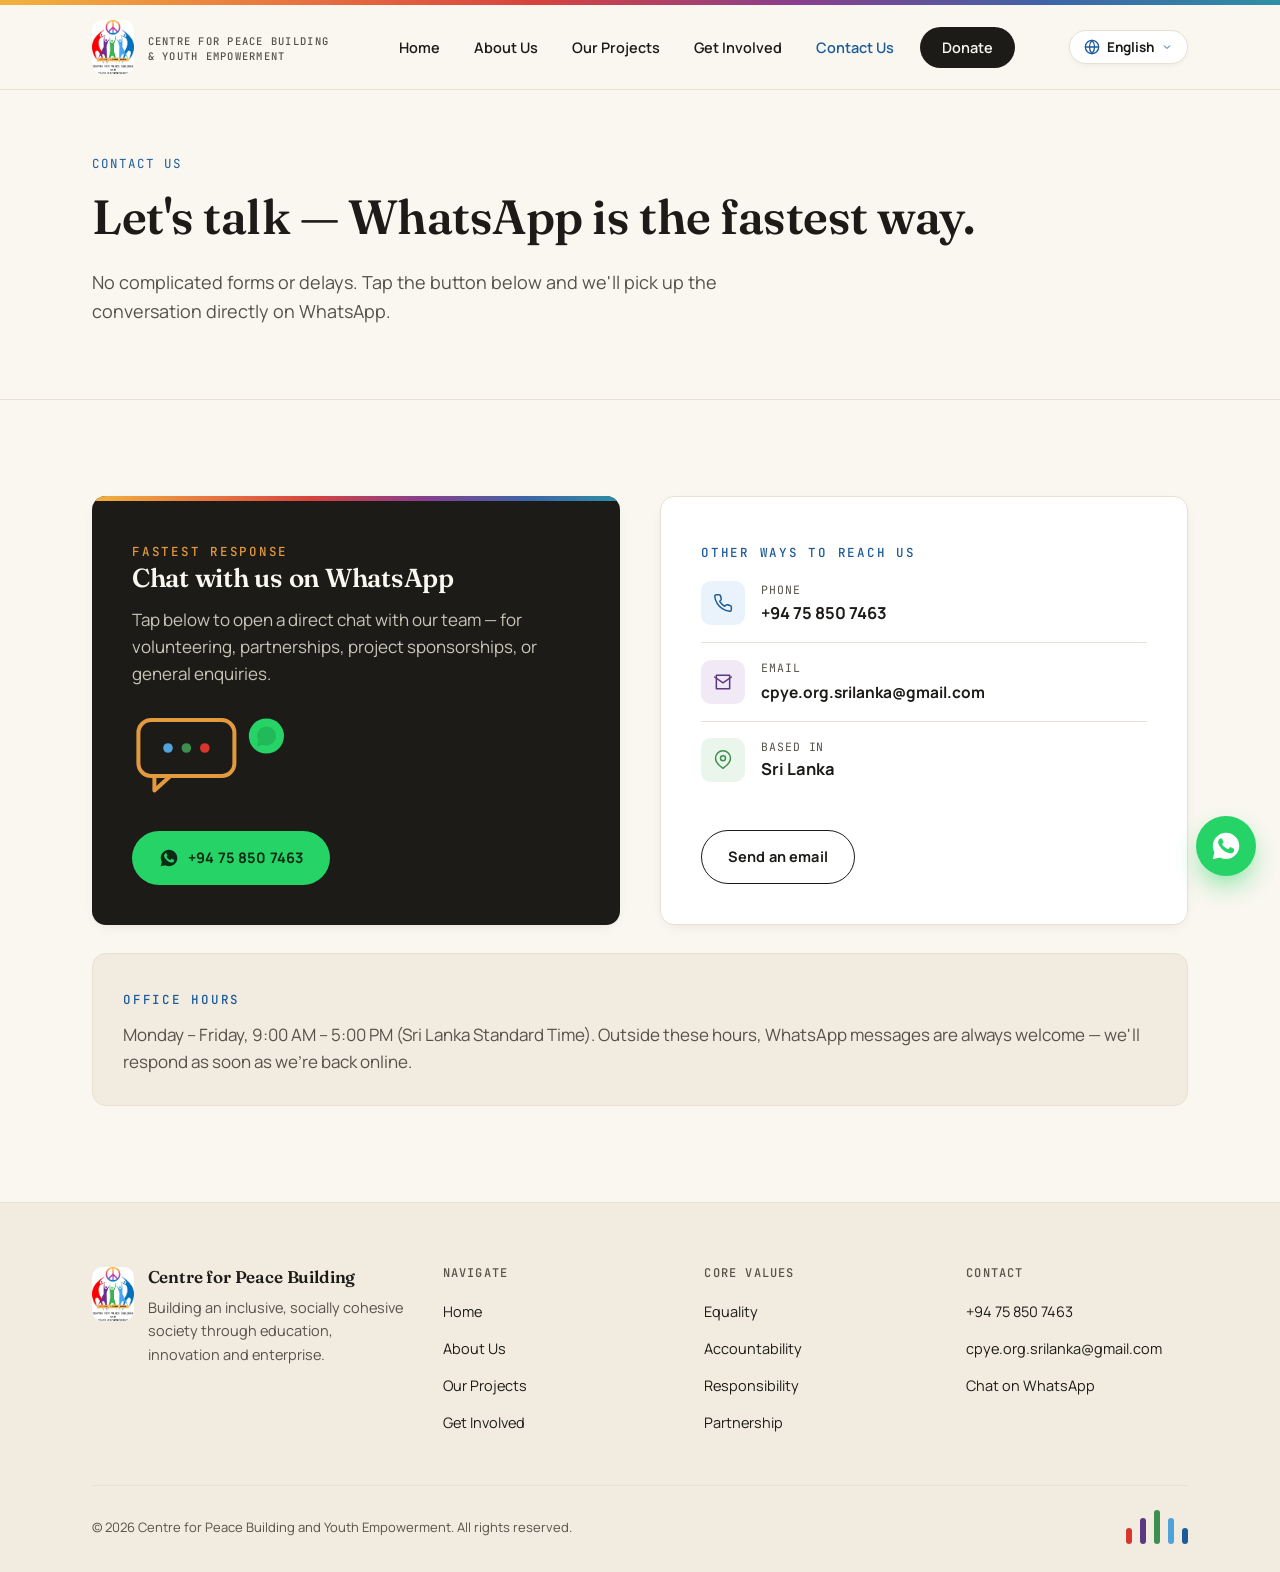
<file: contact.html>
<!DOCTYPE html>
<html lang="en">
<head>
<meta charset="UTF-8">
<meta name="viewport" content="width=device-width, initial-scale=1.0">
<title>Contact Us | Centre for Peace Building and Youth Empowerment</title>
<meta name="description" content="Reach the Centre for Peace Building and Youth Empowerment by phone, email or WhatsApp.">
<link rel="icon" href="images/logo.jpeg">
<link rel="stylesheet" href="css/base.css?v=3.2">
<link rel="stylesheet" href="css/contact.css?v=3.2">
</head>
<body>

<div class="ring-strip" id="top"></div>

<header class="site-header">
  <div class="wrap">
    <a href="index.html" class="brand">
      <img src="images/logo.jpeg" alt="Centre for Peace Building and Youth Empowerment logo">
      <span class="brand-name"><span data-i18n="brand_title">Centre for Peace Building</span>
        <span data-i18n="brand_subtitle">&amp; Youth Empowerment</span>
      </span>
    </a>
    <nav class="main-nav" aria-label="Primary">
      <div class="nav-panel-head"><img src="images/logo.jpeg" alt="CPYE logo"><button class="nav-close" aria-label="Close menu" type="button"><svg viewBox="0 0 24 24" fill="none" stroke="currentColor" stroke-width="2"><path d="M6 6l12 12M18 6L6 18" stroke-linecap="round"/></svg></button></div>
      <ul>
        <li><a href="index.html" data-i18n="nav_home">Home</a></li>
        <li><a href="about.html" data-i18n="nav_about">About Us</a></li>
        <li><a href="projects.html" data-i18n="nav_projects">Our Projects</a></li>
        <li><a href="get-involved.html" data-i18n="nav_involved">Get Involved</a></li>
        <li><a href="contact.html" class="active" data-i18n="nav_contact">Contact Us</a></li>
        <li><a href="donate.html" class="nav-cta" data-i18n="nav_donate">Donate</a></li>
      </ul>
    </nav>
    <div class="site-header-actions">
      <div class="lang-switcher">
        <button class="lang-dropdown-toggle" type="button" aria-label="Choose Language">
          <svg viewBox="0 0 24 24" fill="none" stroke="currentColor" stroke-width="2"><circle cx="12" cy="12" r="10"/><path d="M2 12h20M12 2a15 15 0 010 20 15 15 0 010-20z"/></svg>
          <span class="current-lang-label">English</span>
          <svg class="caret" viewBox="0 0 24 24" fill="none" stroke="currentColor" stroke-width="2" style="width:12px;height:12px;"><path d="M6 9l6 6 6-6"/></svg>
        </button>
        <div class="lang-dropdown">
          <a href="#" class="lang-option" data-lang="en">🇬🇧 English</a>
          <a href="#" class="lang-option" data-lang="ta">🇱🇰 தமிழ்</a>
          <a href="#" class="lang-option" data-lang="si">🇱🇰 සිංහල</a>
        </div>
      </div>
      <button class="nav-toggle" aria-label="Toggle menu" aria-expanded="false">
        <span></span><span></span><span></span>
      </button>
    </div>
  </div>
</header>

<section class="page-hero">
  <div class="wrap">
    <span class="crumb" data-i18n="contact_crumb">Contact Us</span>
    <h1 data-i18n="contact_title">Let's talk — WhatsApp is the fastest way.</h1>
    <p data-i18n="contact_lede">No complicated forms or delays. Tap the button below and we'll pick up the conversation directly on WhatsApp.</p>
  </div>
</section>

<section>
  <div class="wrap">
    <div class="contact-grid">

      <div class="wa-card reveal">
        <div>
          <span class="eyebrow" style="color:var(--clay);" data-i18n="contact_fastest_eyebrow">Fastest response</span>
          <h3 style="font-size:26px;" data-i18n="contact_wa_title">Chat with us on WhatsApp</h3>
          <p data-i18n="contact_wa_desc">Tap below to open a direct chat with our team — for volunteering, partnerships, project sponsorships, or general enquiries.</p>
          <svg viewBox="0 0 200 110" width="160" style="margin-top:8px;" xmlns="http://www.w3.org/2000/svg" role="img" aria-label="Chat bubble illustration">
            <rect x="8" y="10" width="120" height="70" rx="16" fill="none" stroke="#E39A3E" stroke-width="5"/>
            <path d="M28 80l0 18 20-18" fill="none" stroke="#E39A3E" stroke-width="5" stroke-linejoin="round"/>
            <circle cx="45" cy="45" r="6" fill="#4FA3D9"/>
            <circle cx="68" cy="45" r="6" fill="#3E8E4F"/>
            <circle cx="91" cy="45" r="6" fill="#D6362C"/>
            <circle cx="168" cy="30" r="22" fill="#25D366"/>
            <path d="M168 18a12 12 0 00-10 18l-2 7 7-2a12 12 0 105-23z" fill="#0b2b16" opacity="0.15"/>
          </svg>
        </div>
        <a href="https://wa.me/94758507463?text=Hi%21%20I%27m%20reaching%20out%20via%20your%20website%27s%20contact%20page.%20I%27d%20like%20more%20information%20about%20CPYE." target="_blank" rel="noopener" class="btn btn-wa" style="margin-top:24px;align-self:flex-start;">
          <svg width="20" height="20" viewBox="0 0 24 24" fill="currentColor"><path d="M12.04 2C6.58 2 2.13 6.45 2.13 11.91c0 1.75.46 3.39 1.27 4.82L2 22l5.42-1.36a9.86 9.86 0 004.62 1.17h.01c5.46 0 9.91-4.45 9.91-9.91C21.96 6.45 17.5 2 12.04 2zm5.8 14.06c-.24.68-1.4 1.31-1.94 1.36-.5.05-1.05.24-3.53-.74-2.98-1.18-4.9-4.2-5.05-4.4-.15-.2-1.2-1.6-1.2-3.05 0-1.45.76-2.16 1.03-2.46.27-.3.59-.37.79-.37h.57c.18 0 .42-.02.66.5.24.53.83 1.83.9 1.96.07.13.12.28.02.46-.1.18-.15.28-.3.44-.15.15-.31.34-.44.46-.15.14-.3.3-.13.6.17.3.76 1.25 1.63 2.02 1.12 1 2.06 1.31 2.36 1.46.3.15.48.13.65-.08.18-.2.75-.87.95-1.17.2-.3.4-.25.66-.15.27.1 1.72.81 2.02.96.3.15.5.22.57.35.08.13.08.73-.16 1.41z"/></svg>
          +94 75 850 7463
        </a>
      </div>

      <div class="contact-card reveal">
        <div>
          <span class="eyebrow" data-i18n="contact_other_eyebrow">Other ways to reach us</span>
          <div class="contact-row" style="border-top:none;">
            <div class="contact-icon" style="background:#EAF3FB;">
              <svg viewBox="0 0 24 24" fill="none" stroke="var(--v-blue)" stroke-width="1.8"><path d="M22 16.92v3a2 2 0 01-2.18 2 19.8 19.8 0 01-8.63-3.07 19.5 19.5 0 01-6-6 19.8 19.8 0 01-3.07-8.67A2 2 0 014.11 2h3a2 2 0 012 1.72c.13.96.36 1.9.7 2.8a2 2 0 01-.45 2.11L8.09 9.91a16 16 0 006 6l1.27-1.27a2 2 0 012.11-.45c.9.34 1.84.57 2.8.7A2 2 0 0122 16.92z" stroke-linecap="round" stroke-linejoin="round"/></svg>
            </div>
            <div>
              <div class="label" data-i18n="contact_phone_lbl">Phone</div>
              <a class="value" href="tel:+94758507463">+94 75 850 7463</a>
            </div>
          </div>
          <div class="contact-row">
            <div class="contact-icon" style="background:#F1E9F6;">
              <svg viewBox="0 0 24 24" fill="none" stroke="var(--v-purple)" stroke-width="1.8"><path d="M4 4h16v16H4z" stroke-linecap="round" stroke-linejoin="round"/><path d="M22 6l-10 7L2 6" stroke-linecap="round" stroke-linejoin="round"/></svg>
            </div>
            <div>
              <div class="label" data-i18n="contact_email_lbl">Email</div>
              <a class="value" href="mailto:cpye.org.srilanka@gmail.com" style="font-size:15.5px;">cpye.org.srilanka@gmail.com</a>
            </div>
          </div>
          <div class="contact-row">
            <div class="contact-icon" style="background:#EAF5EC;">
              <svg viewBox="0 0 24 24" fill="none" stroke="var(--v-green)" stroke-width="1.8"><path d="M21 10c0 6-9 12-9 12s-9-6-9-12a9 9 0 0118 0z" stroke-linecap="round" stroke-linejoin="round"/><circle cx="12" cy="10" r="3"/></svg>
            </div>
            <div>
              <div class="label" data-i18n="contact_based_lbl">Based in</div>
              <div class="value" data-i18n="contact_based_val">Sri Lanka</div>
            </div>
          </div>
        </div>
        <a href="mailto:cpye.org.srilanka@gmail.com" class="btn btn-outline" style="margin-top:24px;align-self:flex-start;" data-i18n="contact_email_btn">Send an email</a>
      </div>

    </div>

    <div class="map-note reveal">
      <span class="eyebrow" data-i18n="contact_hours_title">Office hours</span>
      <p style="margin:10px 0 0;color:var(--ink-soft);" data-i18n="contact_hours_desc">Monday – Friday, 9:00 AM – 5:00 PM (Sri Lanka Standard Time). Outside these hours, WhatsApp messages are always welcome — we'll respond as soon as we're back online.</p>
    </div>
  </div>
</section>

<footer class="site-footer">
  <div class="wrap">
    <div class="footer-grid">
      <div class="footer-brand">
        <img src="images/logo.jpeg" alt="CPYE logo">
        <div>
          <h4 style="margin:0 0 6px;" data-i18n="brand_title">Centre for Peace Building &amp; Youth Empowerment</h4>
          <p data-i18n="footer_desc">Building an inclusive, socially cohesive society through education, innovation and enterprise.</p>
        </div>
      </div>
      <div class="footer-col">
        <h4 data-i18n="footer_nav_head">Navigate</h4>
        <ul>
          <li><a href="index.html" data-i18n="nav_home">Home</a></li>
          <li><a href="about.html" data-i18n="nav_about">About Us</a></li>
          <li><a href="projects.html" data-i18n="nav_projects">Our Projects</a></li>
          <li><a href="get-involved.html" data-i18n="nav_involved">Get Involved</a></li>
        </ul>
      </div>
      <div class="footer-col">
        <h4 data-i18n="footer_values_head">Core Values</h4>
        <ul>
          <li><a href="about.html" data-i18n="val_1_title">Equality</a></li>
          <li><a href="about.html" data-i18n="val_2_title">Accountability</a></li>
          <li><a href="about.html" data-i18n="val_3_title">Responsibility</a></li>
          <li><a href="about.html" data-i18n="val_4_title">Partnership &amp; Participation</a></li>
        </ul>
      </div>
      <div class="footer-col">
        <h4 data-i18n="footer_contact_head">Contact</h4>
        <ul>
          <li><a href="tel:+94758507463">+94 75 850 7463</a></li>
          <li><a href="mailto:cpye.org.srilanka@gmail.com">cpye.org.srilanka@gmail.com</a></li>
          <li><a href="https://wa.me/94758507463?text=Hi%21%20I%27m%20reaching%20out%20from%20the%20CPYE%20website.%20I%27d%20like%20to%20know%20more%20about%20your%20work." target="_blank" rel="noopener" data-i18n="footer_wa_link">Chat on WhatsApp</a></li>
        </ul>
      </div>
    </div>
    <div class="footer-bottom">
      <span>© <span id="year">2026</span> <span data-i18n="footer_rights">Centre for Peace Building and Youth Empowerment. All rights reserved.</span></span>
      <div class="figures-rule"><i></i><i></i><i></i><i></i><i></i></div>
    </div>
  </div>
</footer>

<a href="https://wa.me/94758507463?text=Hi%21%20I%27m%20reaching%20out%20from%20the%20CPYE%20website.%20I%27d%20like%20to%20know%20more%20about%20your%20work." target="_blank" rel="noopener" class="wa-float" aria-label="Chat with us on WhatsApp">
  <svg viewBox="0 0 24 24" fill="#fff"><path d="M12.04 2C6.58 2 2.13 6.45 2.13 11.91c0 1.75.46 3.39 1.27 4.82L2 22l5.42-1.36a9.86 9.86 0 004.62 1.17h.01c5.46 0 9.91-4.45 9.91-9.91C21.96 6.45 17.5 2 12.04 2zm5.8 14.06c-.24.68-1.4 1.31-1.94 1.36-.5.05-1.05.24-3.53-.74-2.98-1.18-4.9-4.2-5.05-4.4-.15-.2-1.2-1.6-1.2-3.05 0-1.45.76-2.16 1.03-2.46.27-.3.59-.37.79-.37h.57c.18 0 .42-.02.66.5.24.53.83 1.83.9 1.96.07.13.12.28.02.46-.1.18-.15.28-.3.44-.15.15-.31.34-.44.46-.15.14-.3.3-.13.6.17.3.76 1.25 1.63 2.02 1.12 1 2.06 1.31 2.36 1.46.3.15.48.13.65-.08.18-.2.75-.87.95-1.17.2-.3.4-.25.66-.15.27.1 1.72.81 2.02.96.3.15.5.22.57.35.08.13.08.73-.16 1.41z"/></svg>
</a>

<script src="js/translations.js"></script>
<script src="js/script.js"></script>

<nav class="mobile-actions" aria-label="Quick navigation">
  <div class="wrap">
    <a href="index.html">
      <svg viewBox="0 0 24 24" fill="none" stroke="currentColor" stroke-width="2"><path d="M3 9l9-7 9 7v11a2 2 0 01-2 2H5a2 2 0 01-2-2z"/><polyline points="9 22 9 12 15 12 15 22"/></svg>
      <span data-i18n="mob_home">Home</span>
    </a>
    <a href="about.html">
      <svg viewBox="0 0 24 24" fill="none" stroke="currentColor" stroke-width="2"><circle cx="12" cy="12" r="10"/><line x1="12" y1="16" x2="12" y2="12"/><line x1="12" y1="8" x2="12.01" y2="8"/></svg>
      <span data-i18n="mob_about">About</span>
    </a>
    <a href="projects.html">
      <svg viewBox="0 0 24 24" fill="none" stroke="currentColor" stroke-width="2"><rect x="3" y="3" width="7" height="7"/><rect x="14" y="3" width="7" height="7"/><rect x="14" y="14" width="7" height="7"/><rect x="3" y="14" width="7" height="7"/></svg>
      <span data-i18n="mob_projects">Projects</span>
    </a>
    <a href="contact.html" class="active">
      <svg viewBox="0 0 24 24" fill="none" stroke="currentColor" stroke-width="2"><path d="M22 16.92v3a2 2 0 01-2.18 2 19.8 19.8 0 01-8.63-3.07 19.5 19.5 0 01-6-6 19.8 19.8 0 01-3.07-8.67A2 2 0 014.11 2h3a2 2 0 012 1.72c.13.96.36 1.9.7 2.8a2 2 0 01-.45 2.11L8.09 9.91a16 16 0 006 6l1.27-1.27a2 2 0 012.11-.45c.9.34 1.84.57 2.8.7A2 2 0 0122 16.92z"/></svg>
      <span data-i18n="mob_contact">Contact</span>
    </a>
    <a href="donate.html" style="color:var(--clay);font-weight:700;">
      <svg viewBox="0 0 24 24" fill="none" stroke="currentColor" stroke-width="2"><path d="M20.84 4.61a5.5 5.5 0 0 0-7.78 0L12 5.67l-1.06-1.06a5.5 5.5 0 0 0-7.78 7.78l1.06 1.06L12 21.23l7.78-7.78 1.06-1.06a5.5 5.5 0 0 0 0-7.78z"/></svg>
      <span data-i18n="nav_donate">Donate</span>
    </a>
  </div>
</nav>

</body>
</html>
</file>
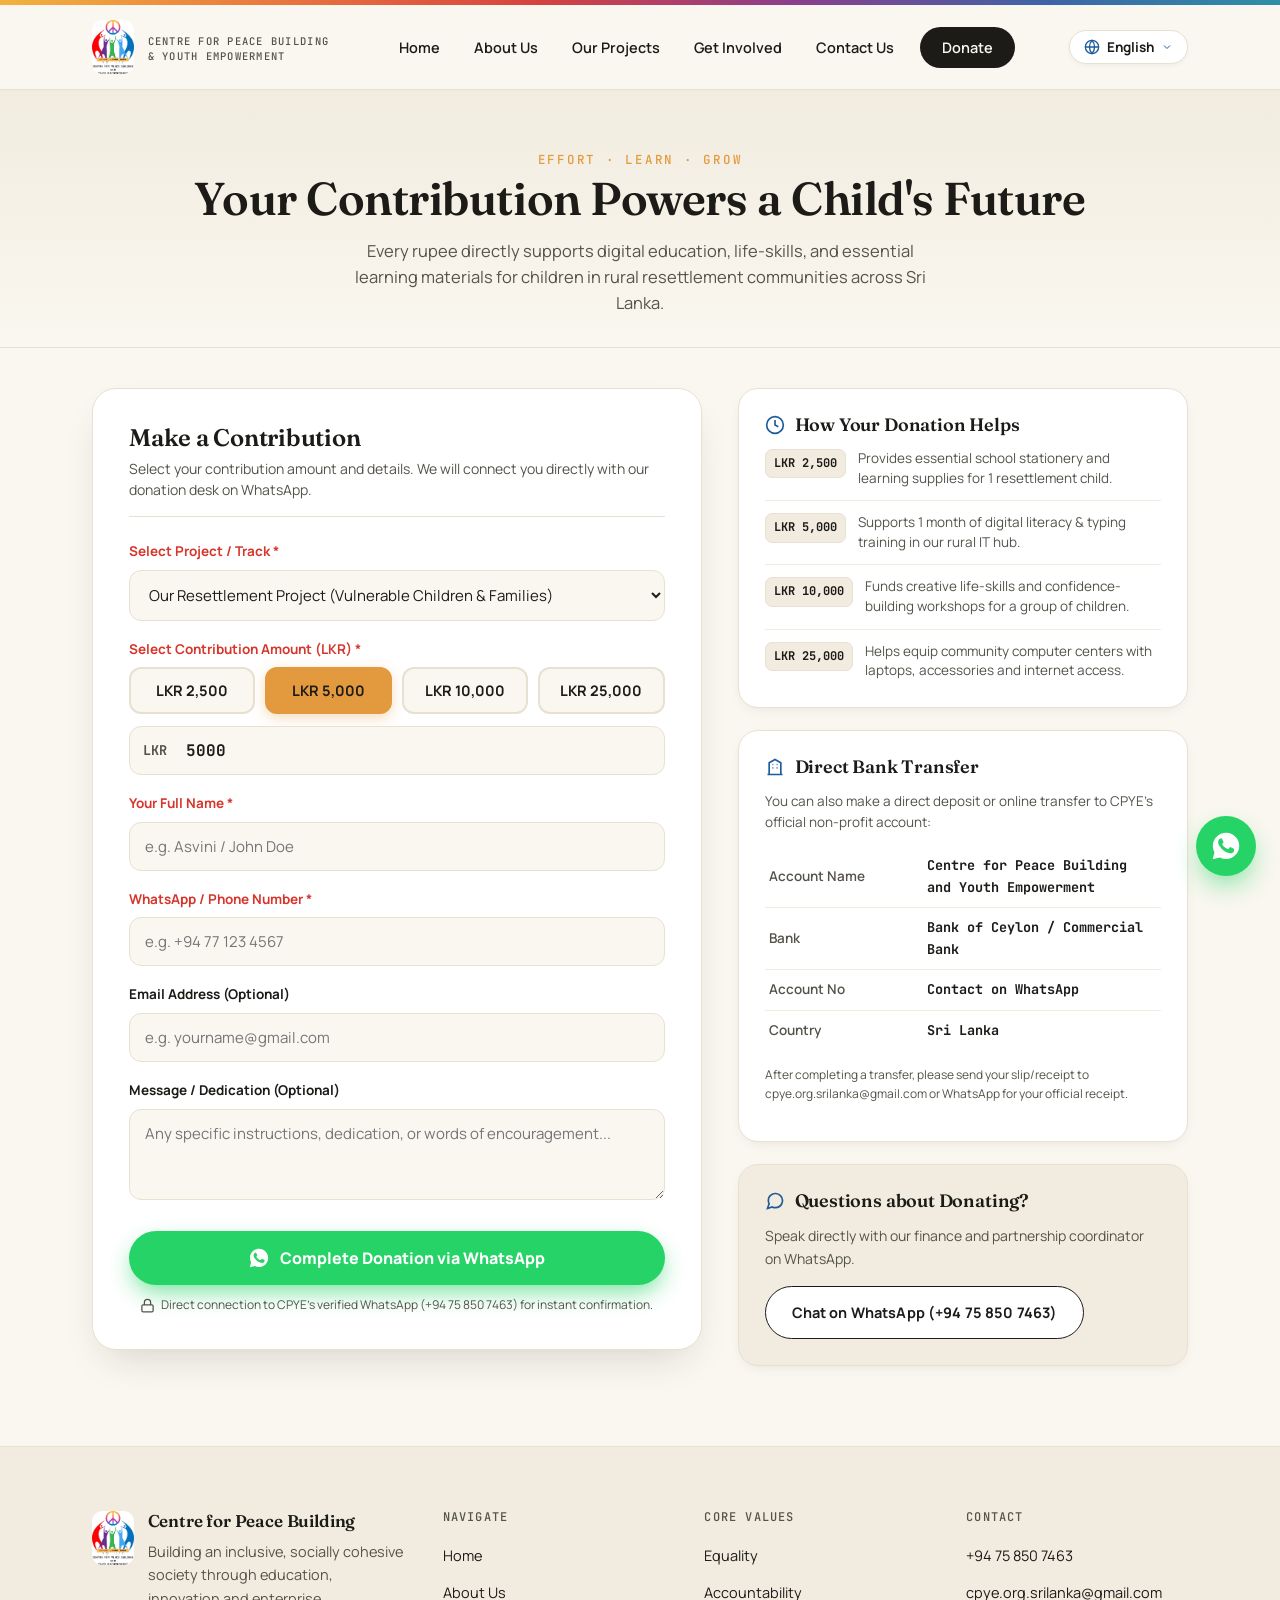
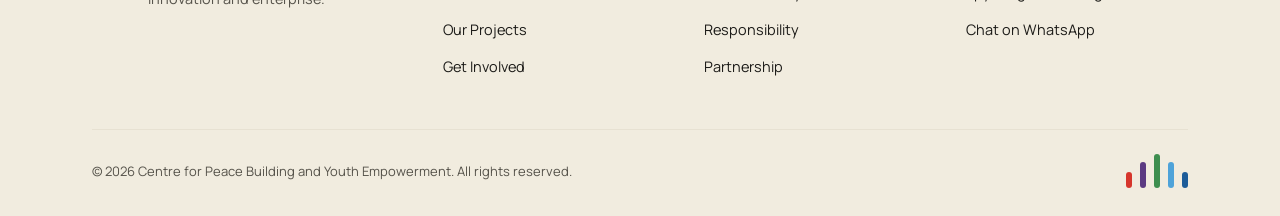
<file: donate.html>
<!DOCTYPE html>
<html lang="en">
<head>
<meta charset="UTF-8">
<meta name="viewport" content="width=device-width, initial-scale=1.0">
<title>Donate &amp; Support | Centre for Peace Building and Youth Empowerment</title>
<meta name="description" content="Support vulnerable children, digital IT education, and resettlement communities across Sri Lanka. Donate securely via bank transfer or WhatsApp.">
<link rel="icon" href="images/logo.jpeg">
<link rel="stylesheet" href="css/base.css?v=3.2">
<link rel="stylesheet" href="css/donate.css?v=3.2">
</head>
<body>

<div class="ring-strip" id="top"></div>

<header class="site-header">
  <div class="wrap">
    <a href="index.html" class="brand">
      <img src="images/logo.jpeg" alt="Centre for Peace Building and Youth Empowerment logo">
      <span class="brand-name"><span data-i18n="brand_title">Centre for Peace Building</span>
        <span data-i18n="brand_subtitle">&amp; Youth Empowerment</span>
      </span>
    </a>
    <nav class="main-nav" aria-label="Primary">
      <div class="nav-panel-head"><img src="images/logo.jpeg" alt="CPYE logo"><button class="nav-close" aria-label="Close menu" type="button"><svg viewBox="0 0 24 24" fill="none" stroke="currentColor" stroke-width="2"><path d="M6 6l12 12M18 6L6 18" stroke-linecap="round"/></svg></button></div>
      <ul>
        <li><a href="index.html" data-i18n="nav_home">Home</a></li>
        <li><a href="about.html" data-i18n="nav_about">About Us</a></li>
        <li><a href="projects.html" data-i18n="nav_projects">Our Projects</a></li>
        <li><a href="get-involved.html" data-i18n="nav_involved">Get Involved</a></li>
        <li><a href="contact.html" data-i18n="nav_contact">Contact Us</a></li>
        <li><a href="donate.html" class="nav-cta active" data-i18n="nav_donate">Donate</a></li>
      </ul>
    </nav>
    <div class="site-header-actions">
      <div class="lang-switcher">
        <button class="lang-dropdown-toggle" type="button" aria-label="Choose Language">
          <svg viewBox="0 0 24 24" fill="none" stroke="currentColor" stroke-width="2"><circle cx="12" cy="12" r="10"/><path d="M2 12h20M12 2a15 15 0 010 20 15 15 0 010-20z"/></svg>
          <span class="current-lang-label">English</span>
          <svg class="caret" viewBox="0 0 24 24" fill="none" stroke="currentColor" stroke-width="2" style="width:12px;height:12px;"><path d="M6 9l6 6 6-6"/></svg>
        </button>
        <div class="lang-dropdown">
          <a href="#" class="lang-option" data-lang="en">🇬🇧 English</a>
          <a href="#" class="lang-option" data-lang="ta">🇱🇰 தமிழ்</a>
          <a href="#" class="lang-option" data-lang="si">🇱🇰 සිංහල</a>
        </div>
      </div>
      <button class="nav-toggle" aria-label="Toggle menu" aria-expanded="false">
        <span></span><span></span><span></span>
      </button>
    </div>
  </div>
</header>

<section class="donate-hero">
  <div class="wrap">
    <span class="eyebrow" style="color:var(--clay);" data-i18n="donate_eyebrow">Effort · Learn · Grow</span>
    <h1 data-i18n="donate_hero_title">Your Contribution Powers a Child's Future</h1>
    <p data-i18n="donate_hero_p">Every rupee directly supports digital education, life-skills, and essential learning materials for children in rural resettlement communities across Sri Lanka.</p>
  </div>
</section>

<section class="donate-container">
  <div class="wrap">
    <div class="donate-layout">
      
      <!-- Main Donation Form Card -->
      <div class="donate-card">
        <div class="donate-card-head">
          <h2 data-i18n="donate_form_title">Make a Contribution</h2>
          <p data-i18n="donate_form_subtitle">Select your contribution amount and details. We will connect you directly with our donation desk on WhatsApp.</p>
        </div>

        <form id="pageDonateForm">
          <!-- Project Track -->
          <div class="form-group">
            <label for="pDonateProject"><span data-i18n="donate_lbl_project">Select Project / Track</span> <span>*</span></label>
            <select id="pDonateProject" class="form-control" required>
              <option value="Our Resettlement Project" data-i18n="donate_opt_1">Our Resettlement Project (Vulnerable Children &amp; Families)</option>
              <option value="Future in Their Hands – IT Skills" data-i18n="donate_opt_2">Future in Their Hands – IT Skills &amp; Digital Literacy</option>
              <option value="Challenge-Based Learning &amp; Arts" data-i18n="donate_opt_3">Challenge-Based Learning &amp; Creative Arts</option>
              <option value="Community Dialogue &amp; Peacebuilding" data-i18n="donate_opt_4">Community Dialogue &amp; Peacebuilding</option>
              <option value="General Community Support" data-i18n="donate_opt_5">General Community Development &amp; Support</option>
            </select>
          </div>

          <!-- Amount Selection -->
          <div class="form-group">
            <label><span data-i18n="donate_lbl_amount">Select Contribution Amount (LKR)</span> <span>*</span></label>
            <div class="amount-presets">
              <button type="button" class="preset-btn" data-val="2500">LKR 2,500</button>
              <button type="button" class="preset-btn active" data-val="5000">LKR 5,000</button>
              <button type="button" class="preset-btn" data-val="10000">LKR 10,000</button>
              <button type="button" class="preset-btn" data-val="25000">LKR 25,000</button>
            </div>
            <div class="currency-input-wrap">
              <span class="currency-prefix">LKR</span>
              <input type="number" id="pDonateAmount" class="form-control" value="5000" min="100" placeholder="Custom amount" data-i18n-placeholder="donate_ph_amount" required>
            </div>
          </div>

          <!-- Name -->
          <div class="form-group">
            <label for="pDonateName"><span data-i18n="donate_lbl_name">Your Full Name</span> <span>*</span></label>
            <input type="text" id="pDonateName" class="form-control" placeholder="e.g. Asvini / John Doe" data-i18n-placeholder="donate_ph_name" required>
          </div>

          <!-- Phone/WhatsApp -->
          <div class="form-group">
            <label for="pDonatePhone"><span data-i18n="donate_lbl_phone">WhatsApp / Phone Number</span> <span>*</span></label>
            <input type="tel" id="pDonatePhone" class="form-control" placeholder="e.g. +94 77 123 4567" data-i18n-placeholder="donate_ph_phone" required>
          </div>

          <!-- Email -->
          <div class="form-group">
            <label for="pDonateEmail" data-i18n="donate_lbl_email">Email Address (Optional)</label>
            <input type="email" id="pDonateEmail" class="form-control" placeholder="e.g. yourname@gmail.com" data-i18n-placeholder="donate_ph_email">
          </div>

          <!-- Message -->
          <div class="form-group">
            <label for="pDonateMessage" data-i18n="donate_lbl_msg">Message / Dedication (Optional)</label>
            <textarea id="pDonateMessage" class="form-control" rows="3" placeholder="Any specific instructions, dedication, or words of encouragement..." data-i18n-placeholder="donate_ph_msg"></textarea>
          </div>

          <!-- Submit via WhatsApp -->
          <button type="submit" class="btn-donate-wa">
            <svg viewBox="0 0 24 24"><path d="M12.04 2C6.58 2 2.13 6.45 2.13 11.91c0 1.75.46 3.39 1.27 4.82L2 22l5.42-1.36a9.86 9.86 0 004.62 1.17h.01c5.46 0 9.91-4.45 9.91-9.91C21.96 6.45 17.5 2 12.04 2zm5.8 14.06c-.24.68-1.4 1.31-1.94 1.36-.5.05-1.05.24-3.53-.74-2.98-1.18-4.9-4.2-5.05-4.4-.15-.2-1.2-1.6-1.2-3.05 0-1.45.76-2.16 1.03-2.46.27-.3.59-.37.79-.37h.57c.18 0 .42-.02.66.5.24.53.83 1.83.9 1.96.07.13.12.28.02.46-.1.18-.15.28-.3.44-.15.15-.31.34-.44.46-.15.14-.3.3-.13.6.17.3.76 1.25 1.63 2.02 1.12 1 2.06 1.31 2.36 1.46.3.15.48.13.65-.08.18-.2.75-.87.95-1.17.2-.3.4-.25.66-.15.27.1 1.72.81 2.02.96.3.15.5.22.57.35.08.13.08.73-.16 1.41z"/></svg>
            <span data-i18n="donate_btn_submit">Complete Donation via WhatsApp</span>
          </button>

          <div class="form-secure-note">
            <svg width="15" height="15" viewBox="0 0 24 24" fill="none" stroke="currentColor" stroke-width="2"><rect x="3" y="11" width="18" height="11" rx="2" ry="2"/><path d="M7 11V7a5 5 0 0 1 10 0v4"/></svg>
            <span data-i18n="donate_secure_note">Direct connection to CPYE’s verified WhatsApp (+94 75 850 7463) for instant confirmation.</span>
          </div>
        </form>
      </div>

      <!-- Sidebar: Impact Breakdown & Direct Bank Details -->
      <div class="donate-sidebar">

        <!-- Impact Breakdown -->
        <div class="sidebar-card">
          <h3>
            <svg viewBox="0 0 24 24" fill="none" stroke="currentColor" stroke-width="2"><circle cx="12" cy="12" r="10"/><polyline points="12 6 12 12 16 14"/></svg>
            <span data-i18n="donate_sidebar_impact_title">How Your Donation Helps</span>
          </h3>
          <div class="impact-list">
            <div class="impact-item">
              <span class="impact-val">LKR 2,500</span>
              <p class="impact-desc" data-i18n="donate_impact_1">Provides essential school stationery and learning supplies for 1 resettlement child.</p>
            </div>
            <div class="impact-item">
              <span class="impact-val">LKR 5,000</span>
              <p class="impact-desc" data-i18n="donate_impact_2">Supports 1 month of digital literacy &amp; typing training in our rural IT hub.</p>
            </div>
            <div class="impact-item">
              <span class="impact-val">LKR 10,000</span>
              <p class="impact-desc" data-i18n="donate_impact_3">Funds creative life-skills and confidence-building workshops for a group of children.</p>
            </div>
            <div class="impact-item">
              <span class="impact-val">LKR 25,000</span>
              <p class="impact-desc" data-i18n="donate_impact_4">Helps equip community computer centers with laptops, accessories and internet access.</p>
            </div>
          </div>
        </div>

        <!-- Direct Bank Account Transfer Card -->
        <div class="sidebar-card">
          <h3>
            <svg viewBox="0 0 24 24" fill="none" stroke="currentColor" stroke-width="2"><path d="M3 21h18M5 21V7l7-4 7 4v14M9 9h1M9 13h1M14 9h1M14 13h1"/></svg>
            <span data-i18n="donate_sidebar_bank_title">Direct Bank Transfer</span>
          </h3>
          <p style="font-size:13.5px;color:var(--ink-soft);margin-bottom:12px;" data-i18n="donate_bank_desc">You can also make a direct deposit or online transfer to CPYE’s official non-profit account:</p>
          <table class="bank-info-table">
            <tr>
              <td data-i18n="donate_bank_acc_name">Account Name</td>
              <td>Centre for Peace Building and Youth Empowerment</td>
            </tr>
            <tr>
              <td data-i18n="donate_bank_name">Bank</td>
              <td>Bank of Ceylon / Commercial Bank</td>
            </tr>
            <tr>
              <td data-i18n="donate_bank_acc_no">Account No</td>
              <td>Contact on WhatsApp</td>
            </tr>
            <tr>
              <td data-i18n="donate_bank_country">Country</td>
              <td>Sri Lanka</td>
            </tr>
          </table>
          <p style="font-size:12px;color:var(--ink-soft);margin-top:14px;" data-i18n="donate_bank_note">After completing a transfer, please send your slip/receipt to <strong>cpye.org.srilanka@gmail.com</strong> or WhatsApp for your official receipt.</p>
        </div>

        <!-- WhatsApp Quick Support -->
        <div class="sidebar-card" style="background:var(--paper-deep);">
          <h3>
            <svg viewBox="0 0 24 24" fill="none" stroke="currentColor" stroke-width="2"><path d="M21 11.5a8.38 8.38 0 0 1-.9 3.8 8.5 8.5 0 0 1-7.6 4.7 8.38 8.38 0 0 1-3.8-.9L3 21l1.9-5.7a8.38 8.38 0 0 1-.9-3.8 8.5 8.5 0 0 1 4.7-7.6 8.38 8.38 0 0 1 3.8-.9h.5a8.48 8.48 0 0 1 8 8v.5z"/></svg>
            <span data-i18n="donate_sidebar_help_title">Questions about Donating?</span>
          </h3>
          <p style="font-size:14px;color:var(--ink-soft);margin-bottom:16px;" data-i18n="donate_sidebar_help_desc">Speak directly with our finance and partnership coordinator on WhatsApp.</p>
          <a href="https://wa.me/94758507463?text=Hi%21%20I%20have%20a%20question%20about%20donating%20to%20CPYE." target="_blank" rel="noopener" class="btn btn-outline" style="background:#fff;" data-i18n="donate_sidebar_help_btn">
            Chat on WhatsApp (+94 75 850 7463)
          </a>
        </div>

      </div>

    </div>
  </div>
</section>

<footer class="site-footer">
  <div class="wrap">
    <div class="footer-grid">
      <div class="footer-brand">
        <img src="images/logo.jpeg" alt="CPYE logo">
        <div>
          <h4 style="margin:0 0 6px;" data-i18n="brand_title">Centre for Peace Building &amp; Youth Empowerment</h4>
          <p data-i18n="footer_desc">Building an inclusive, socially cohesive society through education, innovation and enterprise.</p>
        </div>
      </div>
      <div class="footer-col">
        <h4 data-i18n="footer_nav_head">Navigate</h4>
        <ul>
          <li><a href="index.html" data-i18n="nav_home">Home</a></li>
          <li><a href="about.html" data-i18n="nav_about">About Us</a></li>
          <li><a href="projects.html" data-i18n="nav_projects">Our Projects</a></li>
          <li><a href="get-involved.html" data-i18n="nav_involved">Get Involved</a></li>
        </ul>
      </div>
      <div class="footer-col">
        <h4 data-i18n="footer_values_head">Core Values</h4>
        <ul>
          <li><a href="about.html" data-i18n="val_1_title">Equality</a></li>
          <li><a href="about.html" data-i18n="val_2_title">Accountability</a></li>
          <li><a href="about.html" data-i18n="val_3_title">Responsibility</a></li>
          <li><a href="about.html" data-i18n="val_4_title">Partnership &amp; Participation</a></li>
        </ul>
      </div>
      <div class="footer-col">
        <h4 data-i18n="footer_contact_head">Contact</h4>
        <ul>
          <li><a href="tel:+94758507463">+94 75 850 7463</a></li>
          <li><a href="mailto:cpye.org.srilanka@gmail.com">cpye.org.srilanka@gmail.com</a></li>
          <li><a href="https://wa.me/94758507463?text=Hi%21%20I%27m%20reaching%20out%20from%20the%20CPYE%20website.%20I%27d%20like%20to%20know%20more%20about%20your%20work." target="_blank" rel="noopener" data-i18n="footer_wa_link">Chat on WhatsApp</a></li>
        </ul>
      </div>
    </div>
    <div class="footer-bottom">
      <span>© <span id="year">2026</span> <span data-i18n="footer_rights">Centre for Peace Building and Youth Empowerment. All rights reserved.</span></span>
      <div class="figures-rule"><i></i><i></i><i></i><i></i><i></i></div>
    </div>
  </div>
</footer>

<a href="https://wa.me/94758507463?text=Hi%21%20I%27m%20reaching%20out%20from%20the%20CPYE%20website.%20I%27d%20like%20to%20know%20more%20about%20your%20work." target="_blank" rel="noopener" class="wa-float" aria-label="Chat with us on WhatsApp">
  <svg viewBox="0 0 24 24" fill="#fff"><path d="M12.04 2C6.58 2 2.13 6.45 2.13 11.91c0 1.75.46 3.39 1.27 4.82L2 22l5.42-1.36a9.86 9.86 0 004.62 1.17h.01c5.46 0 9.91-4.45 9.91-9.91C21.96 6.45 17.5 2 12.04 2zm5.8 14.06c-.24.68-1.4 1.31-1.94 1.36-.5.05-1.05.24-3.53-.74-2.98-1.18-4.9-4.2-5.05-4.4-.15-.2-1.2-1.6-1.2-3.05 0-1.45.76-2.16 1.03-2.46.27-.3.59-.37.79-.37h.57c.18 0 .42-.02.66.5.24.53.83 1.83.9 1.96.07.13.12.28.02.46-.1.18-.15.28-.3.44-.15.15-.31.34-.44.46-.15.14-.3.3-.13.6.17.3.76 1.25 1.63 2.02 1.12 1 2.06 1.31 2.36 1.46.3.15.48.13.65-.08.18-.2.75-.87.95-1.17.2-.3.4-.25.66-.15.27.1 1.72.81 2.02.96.3.15.5.22.57.35.08.13.08.73-.16 1.41z"/></svg>
</a>

<script src="js/translations.js"></script>
<script src="js/script.js"></script>

<nav class="mobile-actions" aria-label="Quick navigation">
  <div class="wrap">
    <a href="index.html">
      <svg viewBox="0 0 24 24" fill="none" stroke="currentColor" stroke-width="2"><path d="M3 9l9-7 9 7v11a2 2 0 01-2 2H5a2 2 0 01-2-2z"/><polyline points="9 22 9 12 15 12 15 22"/></svg>
      <span data-i18n="mob_home">Home</span>
    </a>
    <a href="about.html">
      <svg viewBox="0 0 24 24" fill="none" stroke="currentColor" stroke-width="2"><circle cx="12" cy="12" r="10"/><line x1="12" y1="16" x2="12" y2="12"/><line x1="12" y1="8" x2="12.01" y2="8"/></svg>
      <span data-i18n="mob_about">About</span>
    </a>
    <a href="projects.html">
      <svg viewBox="0 0 24 24" fill="none" stroke="currentColor" stroke-width="2"><rect x="3" y="3" width="7" height="7"/><rect x="14" y="3" width="7" height="7"/><rect x="14" y="14" width="7" height="7"/><rect x="3" y="14" width="7" height="7"/></svg>
      <span data-i18n="mob_projects">Projects</span>
    </a>
    <a href="contact.html">
      <svg viewBox="0 0 24 24" fill="none" stroke="currentColor" stroke-width="2"><path d="M22 16.92v3a2 2 0 01-2.18 2 19.8 19.8 0 01-8.63-3.07 19.5 19.5 0 01-6-6 19.8 19.8 0 01-3.07-8.67A2 2 0 014.11 2h3a2 2 0 012 1.72c.13.96.36 1.9.7 2.8a2 2 0 01-.45 2.11L8.09 9.91a16 16 0 006 6l1.27-1.27a2 2 0 012.11-.45c.9.34 1.84.57 2.8.7A2 2 0 0122 16.92z"/></svg>
      <span data-i18n="mob_contact">Contact</span>
    </a>
    <a href="donate.html" class="active" style="color:var(--clay);font-weight:700;">
      <svg viewBox="0 0 24 24" fill="none" stroke="currentColor" stroke-width="2"><path d="M20.84 4.61a5.5 5.5 0 0 0-7.78 0L12 5.67l-1.06-1.06a5.5 5.5 0 0 0-7.78 7.78l1.06 1.06L12 21.23l7.78-7.78 1.06-1.06a5.5 5.5 0 0 0 0-7.78z"/></svg>
      <span data-i18n="nav_donate">Donate</span>
    </a>
  </div>
</nav>

<script>
// Preset button handler and form submit on donate.html
document.addEventListener('DOMContentLoaded', function() {
  var presetBtns = document.querySelectorAll('.amount-presets .preset-btn');
  var amountInput = document.getElementById('pDonateAmount');
  var form = document.getElementById('pageDonateForm');

  presetBtns.forEach(function(btn) {
    btn.addEventListener('click', function() {
      presetBtns.forEach(function(b) { b.classList.remove('active'); });
      btn.classList.add('active');
      if (amountInput) amountInput.value = btn.getAttribute('data-val');
    });
  });

  if (amountInput) {
    amountInput.addEventListener('input', function() {
      presetBtns.forEach(function(b) {
        b.classList.toggle('active', b.getAttribute('data-val') === amountInput.value);
      });
    });
  }

  if (form) {
    form.addEventListener('submit', function(e) {
      e.preventDefault();
      var project = document.getElementById('pDonateProject').value;
      var amount = (amountInput ? amountInput.value : '').trim();
      var name = (document.getElementById('pDonateName').value || '').trim();
      var phone = (document.getElementById('pDonatePhone').value || '').trim();
      var email = (document.getElementById('pDonateEmail').value || '').trim();
      var msg = (document.getElementById('pDonateMessage').value || '').trim();

      var text = `*CPYE Donation / Support Inquiry*\n` +
        `--------------------------------\n` +
        `👤 *Name:* ${name}\n` +
        `📞 *Contact Number:* ${phone}\n` +
        (email ? `✉️ *Email:* ${email}\n` : ``) +
        `🎯 *Project:* ${project}\n` +
        `💰 *Donation Amount:* LKR ${amount}\n` +
        (msg ? `📝 *Message:* ${msg}\n` : ``) +
        `--------------------------------\n` +
        `Hello CPYE Team! I would like to make this contribution to support your project. Please share your bank transfer details / payment instructions. Thank you!`;

      var waUrl = `https://wa.me/94758507463?text=${encodeURIComponent(text)}`;
      window.open(waUrl, '_blank');
    });
  }
});
</script>

</body>
</html>
</file>
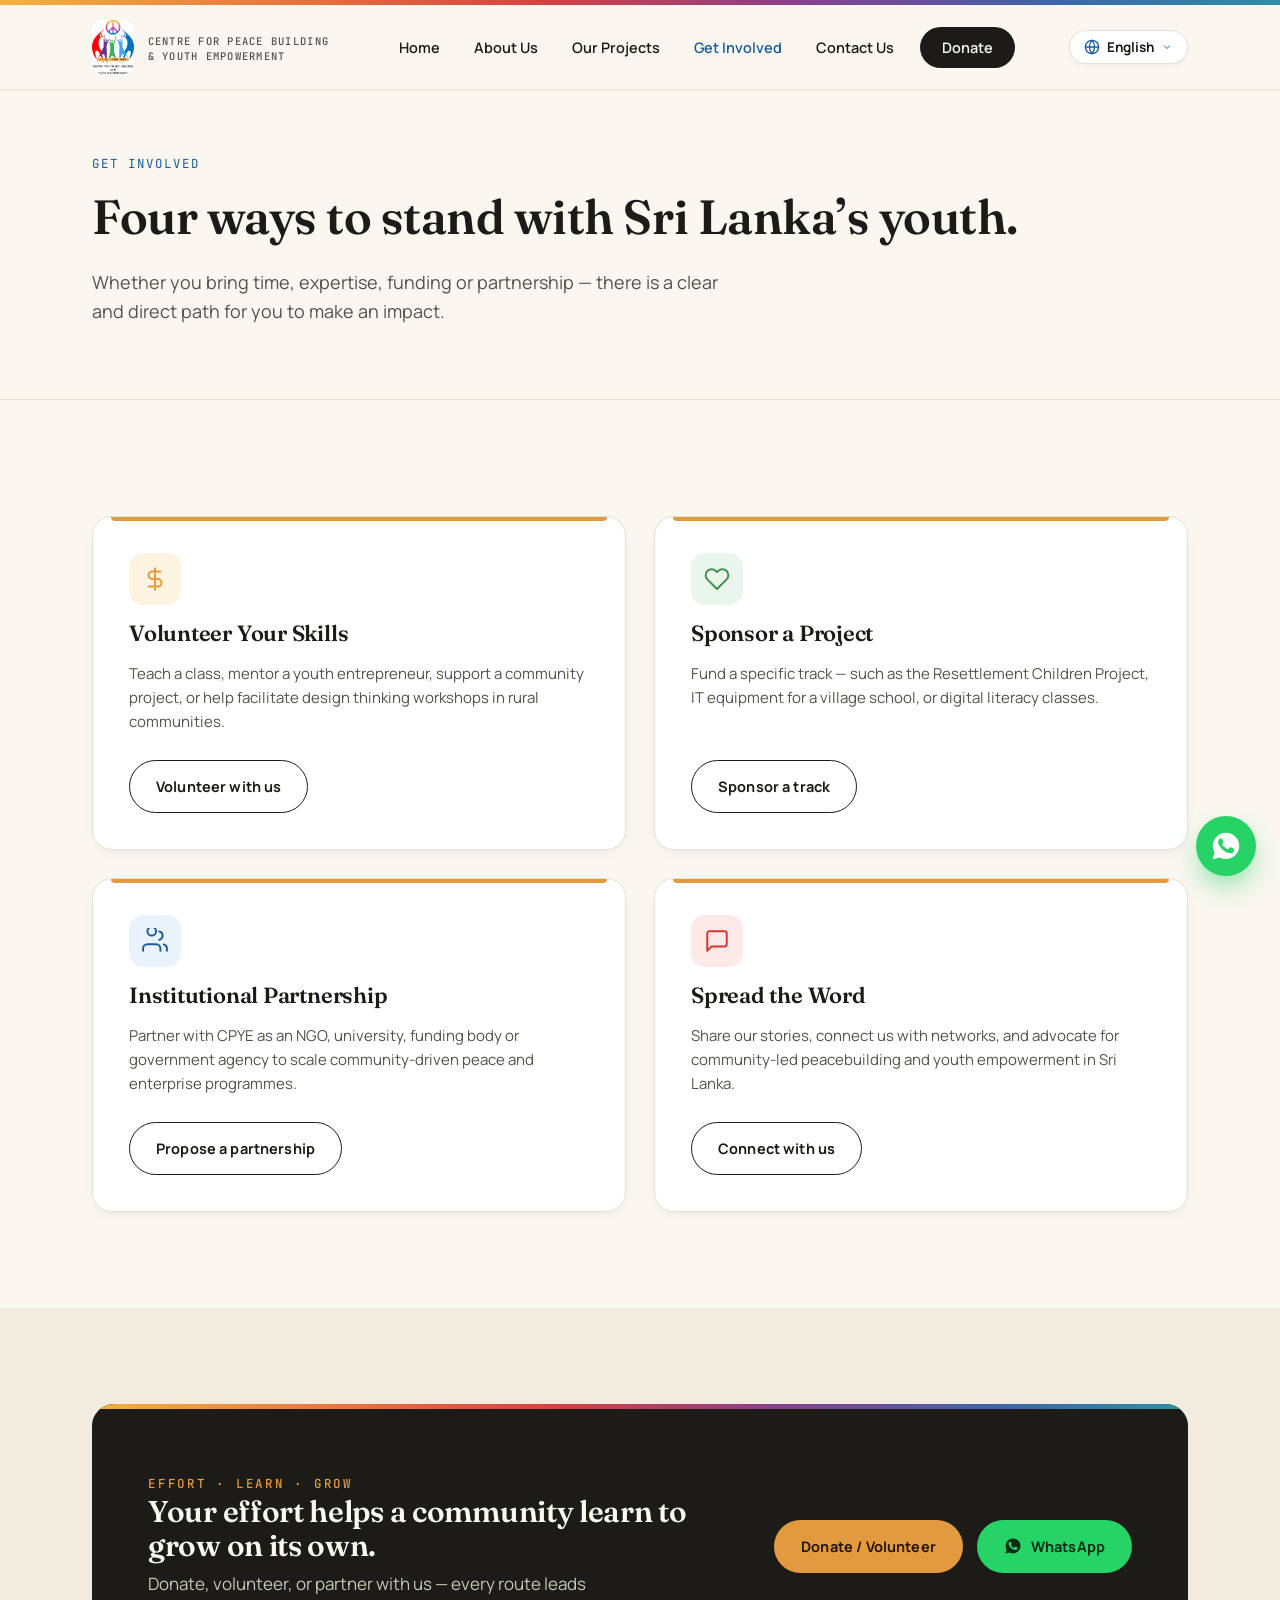
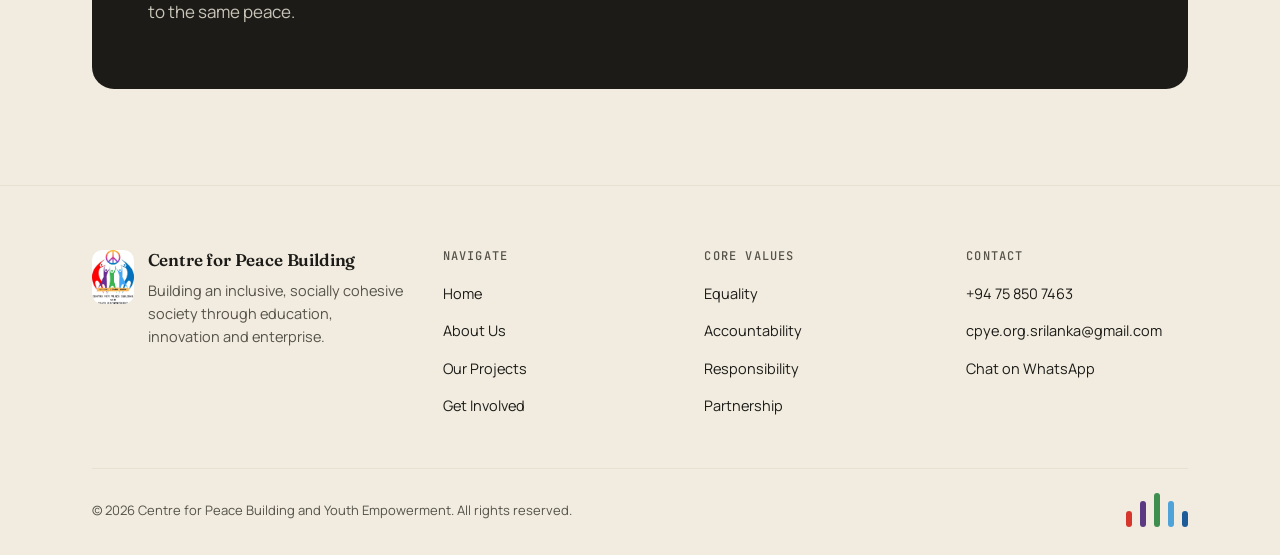
<file: get-involved.html>
<!DOCTYPE html>
<html lang="en">
<head>
<meta charset="UTF-8">
<meta name="viewport" content="width=device-width, initial-scale=1.0">
<title>Get Involved | Centre for Peace Building and Youth Empowerment</title>
<meta name="description" content="Volunteer, donate or partner with CPYE to empower youth and rebuild communities in Sri Lanka.">
<link rel="icon" href="images/logo.jpeg">
<link rel="stylesheet" href="css/base.css?v=3.2">
<link rel="stylesheet" href="css/get-involved.css?v=3.2">
</head>
<body>

<div class="ring-strip" id="top"></div>

<header class="site-header">
  <div class="wrap">
    <a href="index.html" class="brand">
      <img src="images/logo.jpeg" alt="Centre for Peace Building and Youth Empowerment logo">
      <span class="brand-name"><span data-i18n="brand_title">Centre for Peace Building</span>
        <span data-i18n="brand_subtitle">&amp; Youth Empowerment</span>
      </span>
    </a>
    <nav class="main-nav" aria-label="Primary">
      <div class="nav-panel-head"><img src="images/logo.jpeg" alt="CPYE logo"><button class="nav-close" aria-label="Close menu" type="button"><svg viewBox="0 0 24 24" fill="none" stroke="currentColor" stroke-width="2"><path d="M6 6l12 12M18 6L6 18" stroke-linecap="round"/></svg></button></div>
      <ul>
        <li><a href="index.html" data-i18n="nav_home">Home</a></li>
        <li><a href="about.html" data-i18n="nav_about">About Us</a></li>
        <li><a href="projects.html" data-i18n="nav_projects">Our Projects</a></li>
        <li><a href="get-involved.html" class="active" data-i18n="nav_involved">Get Involved</a></li>
        <li><a href="contact.html" data-i18n="nav_contact">Contact Us</a></li>
        <li><a href="donate.html" class="nav-cta" data-i18n="nav_donate">Donate</a></li>
      </ul>
    </nav>
    <div class="site-header-actions">
      <div class="lang-switcher">
        <button class="lang-dropdown-toggle" type="button" aria-label="Choose Language">
          <svg viewBox="0 0 24 24" fill="none" stroke="currentColor" stroke-width="2"><circle cx="12" cy="12" r="10"/><path d="M2 12h20M12 2a15 15 0 010 20 15 15 0 010-20z"/></svg>
          <span class="current-lang-label">English</span>
          <svg class="caret" viewBox="0 0 24 24" fill="none" stroke="currentColor" stroke-width="2" style="width:12px;height:12px;"><path d="M6 9l6 6 6-6"/></svg>
        </button>
        <div class="lang-dropdown">
          <a href="#" class="lang-option" data-lang="en">🇬🇧 English</a>
          <a href="#" class="lang-option" data-lang="ta">🇱🇰 தமிழ்</a>
          <a href="#" class="lang-option" data-lang="si">🇱🇰 සිංහල</a>
        </div>
      </div>
      <button class="nav-toggle" aria-label="Toggle menu" aria-expanded="false">
        <span></span><span></span><span></span>
      </button>
    </div>
  </div>
</header>

<section class="page-hero">
  <div class="wrap">
    <span class="crumb" data-i18n="involved_crumb">Get Involved</span>
    <h1 data-i18n="involved_title">Four ways to stand with Sri Lanka’s youth.</h1>
    <p data-i18n="involved_lede">Whether you bring time, expertise, funding or partnership — there is a clear and direct path for you to make an impact.</p>
  </div>
</section>

<section>
  <div class="wrap">
    <div class="ways-grid">

      <div class="way-card reveal">
        <div class="way-icon" style="background:#FDF3E1;color:var(--clay);">
          <svg viewBox="0 0 24 24" fill="none" stroke="currentColor" stroke-width="1.8"><path d="M12 2v20M17 5H9.5a3.5 3.5 0 000 7h5a3.5 3.5 0 010 7H6" stroke-linecap="round" stroke-linejoin="round"/></svg>
        </div>
        <h3 data-i18n="way_1_title">Volunteer Your Skills</h3>
        <p style="color:var(--ink-soft);" data-i18n="way_1_desc">Teach a class, mentor a youth entrepreneur, support a community project, or help facilitate design thinking workshops in rural communities.</p>
        <a href="https://wa.me/94758507463?text=Hi%21%20I%27d%20like%20to%20volunteer%20with%20CPYE.%20Here%20are%20my%20skills%3A" target="_blank" rel="noopener" class="btn btn-outline" style="align-self:flex-start;" data-i18n="way_1_btn">Volunteer with us</a>
      </div>

      <div class="way-card reveal">
        <div class="way-icon" style="background:#EAF5EC;color:var(--v-green);">
          <svg viewBox="0 0 24 24" fill="none" stroke="currentColor" stroke-width="1.8"><path d="M20.84 4.61a5.5 5.5 0 00-7.78 0L12 5.67l-1.06-1.06a5.5 5.5 0 00-7.78 7.78l1.06 1.06L12 21.23l7.78-7.78 1.06-1.06a5.5 5.5 0 000-7.78z" stroke-linecap="round" stroke-linejoin="round"/></svg>
        </div>
        <h3 data-i18n="way_2_title">Sponsor a Project</h3>
        <p style="color:var(--ink-soft);" data-i18n="way_2_desc">Fund a specific track — such as the Resettlement Children Project, IT equipment for a village school, or digital literacy classes.</p>
        <a href="donate.html" class="btn btn-outline" style="align-self:flex-start;" data-i18n="way_2_btn">Sponsor a track</a>
      </div>

      <div class="way-card reveal">
        <div class="way-icon" style="background:#EAF3FB;color:var(--v-blue);">
          <svg viewBox="0 0 24 24" fill="none" stroke="currentColor" stroke-width="1.8"><path d="M17 21v-2a4 4 0 00-4-4H5a4 4 0 00-4 4v2M9 7a4 4 0 100-8 4 4 0 000 8zM23 21v-2a4 4 0 00-3-3.87M16 3.13a4 4 0 010 7.75" stroke-linecap="round" stroke-linejoin="round"/></svg>
        </div>
        <h3 data-i18n="way_3_title">Institutional Partnership</h3>
        <p style="color:var(--ink-soft);" data-i18n="way_3_desc">Partner with CPYE as an NGO, university, funding body or government agency to scale community-driven peace and enterprise programmes.</p>
        <a href="https://wa.me/94758507463?text=Hi%21%20We%20are%20an%20organisation%20interested%20in%20partnering%20with%20CPYE." target="_blank" rel="noopener" class="btn btn-outline" style="align-self:flex-start;" data-i18n="way_3_btn">Propose a partnership</a>
      </div>

      <div class="way-card reveal">
        <div class="way-icon" style="background:#FDEAE8;color:var(--v-red);">
          <svg viewBox="0 0 24 24" fill="none" stroke="currentColor" stroke-width="1.8"><path d="M21 15a2 2 0 01-2 2H7l-4 4V5a2 2 0 012-2h14a2 2 0 012 2z" stroke-linecap="round" stroke-linejoin="round"/></svg>
        </div>
        <h3 data-i18n="way_4_title">Spread the Word</h3>
        <p style="color:var(--ink-soft);" data-i18n="way_4_desc">Share our stories, connect us with networks, and advocate for community-led peacebuilding and youth empowerment in Sri Lanka.</p>
        <a href="https://wa.me/94758507463?text=Hi%21%20I%27d%20like%20to%20help%20spread%20the%20word%20about%20CPYE." target="_blank" rel="noopener" class="btn btn-outline" style="align-self:flex-start;" data-i18n="way_4_btn">Connect with us</a>
      </div>

    </div>
  </div>
</section>

<!-- ============ CTA ============ -->
<section class="bg-deep">
  <div class="wrap">
    <div class="cta-banner reveal">
      <div>
        <span class="eyebrow" style="color:var(--clay);" data-i18n="cta_eyebrow">Effort · Learn · Grow</span>
        <h2 data-i18n="cta_title">Your effort helps a community learn to grow on its own.</h2>
        <p data-i18n="cta_desc">Donate, volunteer, or partner with us — every route leads to the same peace.</p>
      </div>
      <div class="cta-actions">
        <a href="donate.html" class="btn btn-clay" data-i18n="cta_btn_action">Donate / Volunteer</a>
        <a href="https://wa.me/94758507463?text=Hi%21%20I%27m%20reaching%20out%20about%20getting%20involved." target="_blank" rel="noopener" class="btn btn-wa">
          <svg width="18" height="18" viewBox="0 0 24 24" fill="currentColor"><path d="M12.04 2C6.58 2 2.13 6.45 2.13 11.91c0 1.75.46 3.39 1.27 4.82L2 22l5.42-1.36a9.86 9.86 0 004.62 1.17h.01c5.46 0 9.91-4.45 9.91-9.91C21.96 6.45 17.5 2 12.04 2zm5.8 14.06c-.24.68-1.4 1.31-1.94 1.36-.5.05-1.05.24-3.53-.74-2.98-1.18-4.9-4.2-5.05-4.4-.15-.2-1.2-1.6-1.2-3.05 0-1.45.76-2.16 1.03-2.46.27-.3.59-.37.79-.37h.57c.18 0 .42-.02.66.5.24.53.83 1.83.9 1.96.07.13.12.28.02.46-.1.18-.15.28-.3.44-.15.15-.31.34-.44.46-.15.14-.3.3-.13.6.17.3.76 1.25 1.63 2.02 1.12 1 2.06 1.31 2.36 1.46.3.15.48.13.65-.08.18-.2.75-.87.95-1.17.2-.3.4-.25.66-.15.27.1 1.72.81 2.02.96.3.15.5.22.57.35.08.13.08.73-.16 1.41z"/></svg>
          <span data-i18n="cta_btn_wa">WhatsApp</span>
        </a>
      </div>
    </div>
  </div>
</section>

<footer class="site-footer">
  <div class="wrap">
    <div class="footer-grid">
      <div class="footer-brand">
        <img src="images/logo.jpeg" alt="CPYE logo">
        <div>
          <h4 style="margin:0 0 6px;" data-i18n="brand_title">Centre for Peace Building &amp; Youth Empowerment</h4>
          <p data-i18n="footer_desc">Building an inclusive, socially cohesive society through education, innovation and enterprise.</p>
        </div>
      </div>
      <div class="footer-col">
        <h4 data-i18n="footer_nav_head">Navigate</h4>
        <ul>
          <li><a href="index.html" data-i18n="nav_home">Home</a></li>
          <li><a href="about.html" data-i18n="nav_about">About Us</a></li>
          <li><a href="projects.html" data-i18n="nav_projects">Our Projects</a></li>
          <li><a href="get-involved.html" data-i18n="nav_involved">Get Involved</a></li>
        </ul>
      </div>
      <div class="footer-col">
        <h4 data-i18n="footer_values_head">Core Values</h4>
        <ul>
          <li><a href="about.html" data-i18n="val_1_title">Equality</a></li>
          <li><a href="about.html" data-i18n="val_2_title">Accountability</a></li>
          <li><a href="about.html" data-i18n="val_3_title">Responsibility</a></li>
          <li><a href="about.html" data-i18n="val_4_title">Partnership &amp; Participation</a></li>
        </ul>
      </div>
      <div class="footer-col">
        <h4 data-i18n="footer_contact_head">Contact</h4>
        <ul>
          <li><a href="tel:+94758507463">+94 75 850 7463</a></li>
          <li><a href="mailto:cpye.org.srilanka@gmail.com">cpye.org.srilanka@gmail.com</a></li>
          <li><a href="https://wa.me/94758507463?text=Hi%21%20I%27m%20reaching%20out%20from%20the%20CPYE%20website.%20I%27d%20like%20to%20know%20more%20about%20your%20work." target="_blank" rel="noopener" data-i18n="footer_wa_link">Chat on WhatsApp</a></li>
        </ul>
      </div>
    </div>
    <div class="footer-bottom">
      <span>© <span id="year">2026</span> <span data-i18n="footer_rights">Centre for Peace Building and Youth Empowerment. All rights reserved.</span></span>
      <div class="figures-rule"><i></i><i></i><i></i><i></i><i></i></div>
    </div>
  </div>
</footer>

<a href="https://wa.me/94758507463?text=Hi%21%20I%27m%20reaching%20out%20from%20the%20CPYE%20website.%20I%27d%20like%20to%20know%20more%20about%20your%20work." target="_blank" rel="noopener" class="wa-float" aria-label="Chat with us on WhatsApp">
  <svg viewBox="0 0 24 24" fill="#fff"><path d="M12.04 2C6.58 2 2.13 6.45 2.13 11.91c0 1.75.46 3.39 1.27 4.82L2 22l5.42-1.36a9.86 9.86 0 004.62 1.17h.01c5.46 0 9.91-4.45 9.91-9.91C21.96 6.45 17.5 2 12.04 2zm5.8 14.06c-.24.68-1.4 1.31-1.94 1.36-.5.05-1.05.24-3.53-.74-2.98-1.18-4.9-4.2-5.05-4.4-.15-.2-1.2-1.6-1.2-3.05 0-1.45.76-2.16 1.03-2.46.27-.3.59-.37.79-.37h.57c.18 0 .42-.02.66.5.24.53.83 1.83.9 1.96.07.13.12.28.02.46-.1.18-.15.28-.3.44-.15.15-.31.34-.44.46-.15.14-.3.3-.13.6.17.3.76 1.25 1.63 2.02 1.12 1 2.06 1.31 2.36 1.46.3.15.48.13.65-.08.18-.2.75-.87.95-1.17.2-.3.4-.25.66-.15.27.1 1.72.81 2.02.96.3.15.5.22.57.35.08.13.08.73-.16 1.41z"/></svg>
</a>

<script src="js/translations.js"></script>
<script src="js/script.js"></script>

<nav class="mobile-actions" aria-label="Quick navigation">
  <div class="wrap">
    <a href="index.html">
      <svg viewBox="0 0 24 24" fill="none" stroke="currentColor" stroke-width="2"><path d="M3 9l9-7 9 7v11a2 2 0 01-2 2H5a2 2 0 01-2-2z"/><polyline points="9 22 9 12 15 12 15 22"/></svg>
      <span data-i18n="mob_home">Home</span>
    </a>
    <a href="about.html">
      <svg viewBox="0 0 24 24" fill="none" stroke="currentColor" stroke-width="2"><circle cx="12" cy="12" r="10"/><line x1="12" y1="16" x2="12" y2="12"/><line x1="12" y1="8" x2="12.01" y2="8"/></svg>
      <span data-i18n="mob_about">About</span>
    </a>
    <a href="projects.html">
      <svg viewBox="0 0 24 24" fill="none" stroke="currentColor" stroke-width="2"><rect x="3" y="3" width="7" height="7"/><rect x="14" y="3" width="7" height="7"/><rect x="14" y="14" width="7" height="7"/><rect x="3" y="14" width="7" height="7"/></svg>
      <span data-i18n="mob_projects">Projects</span>
    </a>
    <a href="contact.html">
      <svg viewBox="0 0 24 24" fill="none" stroke="currentColor" stroke-width="2"><path d="M22 16.92v3a2 2 0 01-2.18 2 19.8 19.8 0 01-8.63-3.07 19.5 19.5 0 01-6-6 19.8 19.8 0 01-3.07-8.67A2 2 0 014.11 2h3a2 2 0 012 1.72c.13.96.36 1.9.7 2.8a2 2 0 01-.45 2.11L8.09 9.91a16 16 0 006 6l1.27-1.27a2 2 0 012.11-.45c.9.34 1.84.57 2.8.7A2 2 0 0122 16.92z"/></svg>
      <span data-i18n="mob_contact">Contact</span>
    </a>
    <a href="donate.html" style="color:var(--clay);font-weight:700;">
      <svg viewBox="0 0 24 24" fill="none" stroke="currentColor" stroke-width="2"><path d="M20.84 4.61a5.5 5.5 0 0 0-7.78 0L12 5.67l-1.06-1.06a5.5 5.5 0 0 0-7.78 7.78l1.06 1.06L12 21.23l7.78-7.78 1.06-1.06a5.5 5.5 0 0 0 0-7.78z"/></svg>
      <span data-i18n="nav_donate">Donate</span>
    </a>
  </div>
</nav>

</body>
</html>
</file>
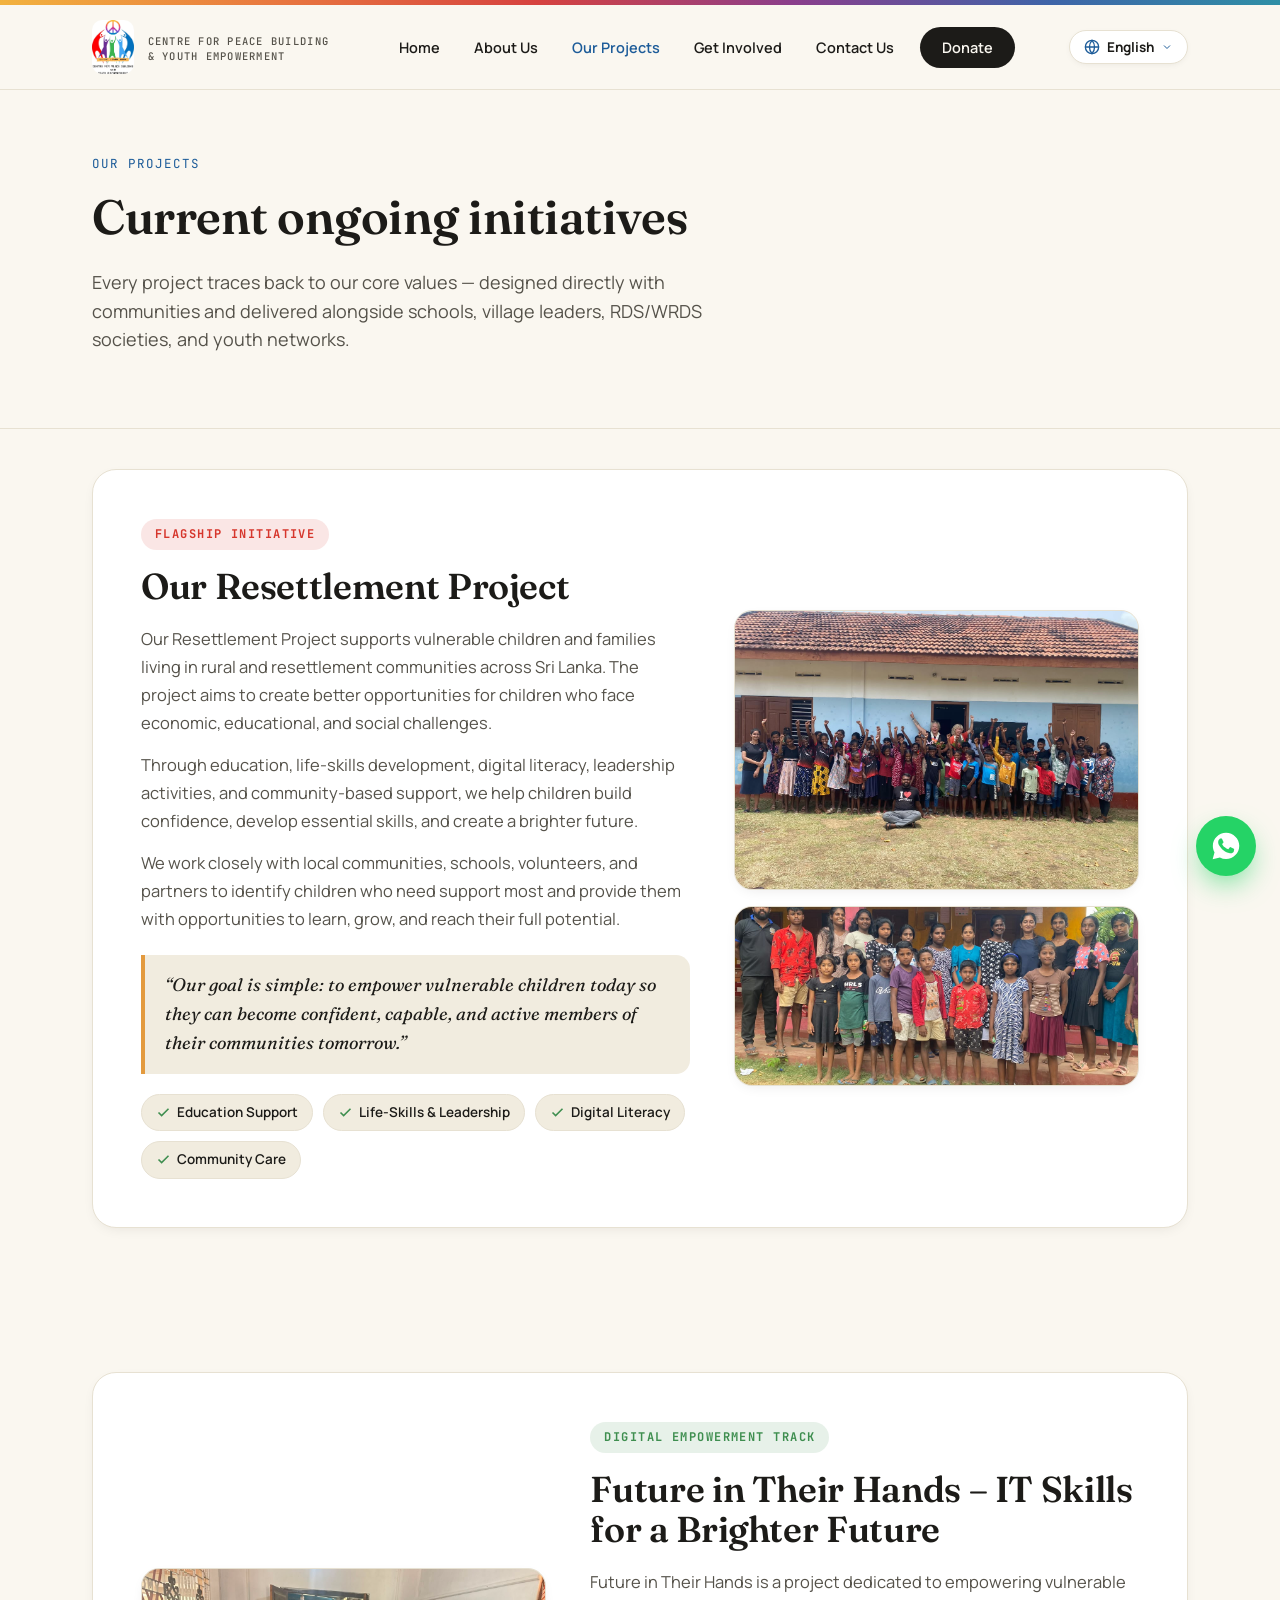
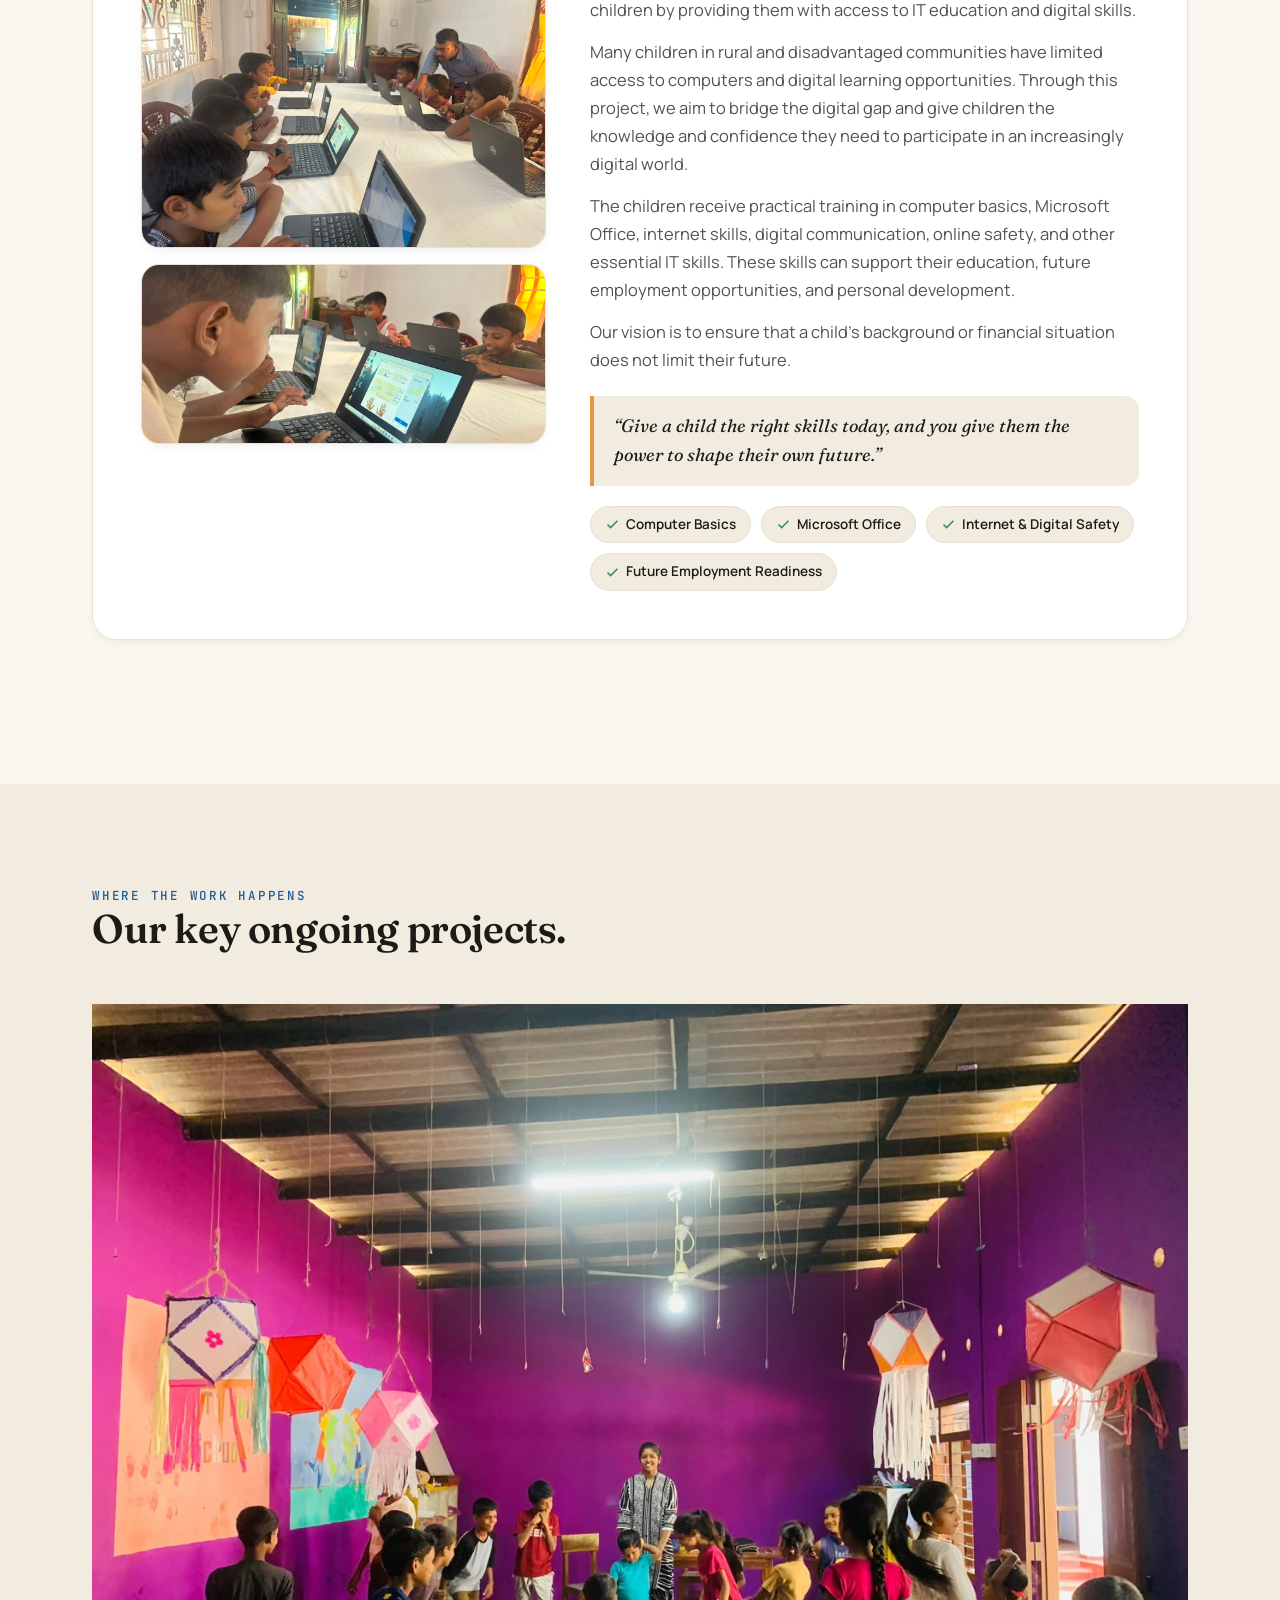
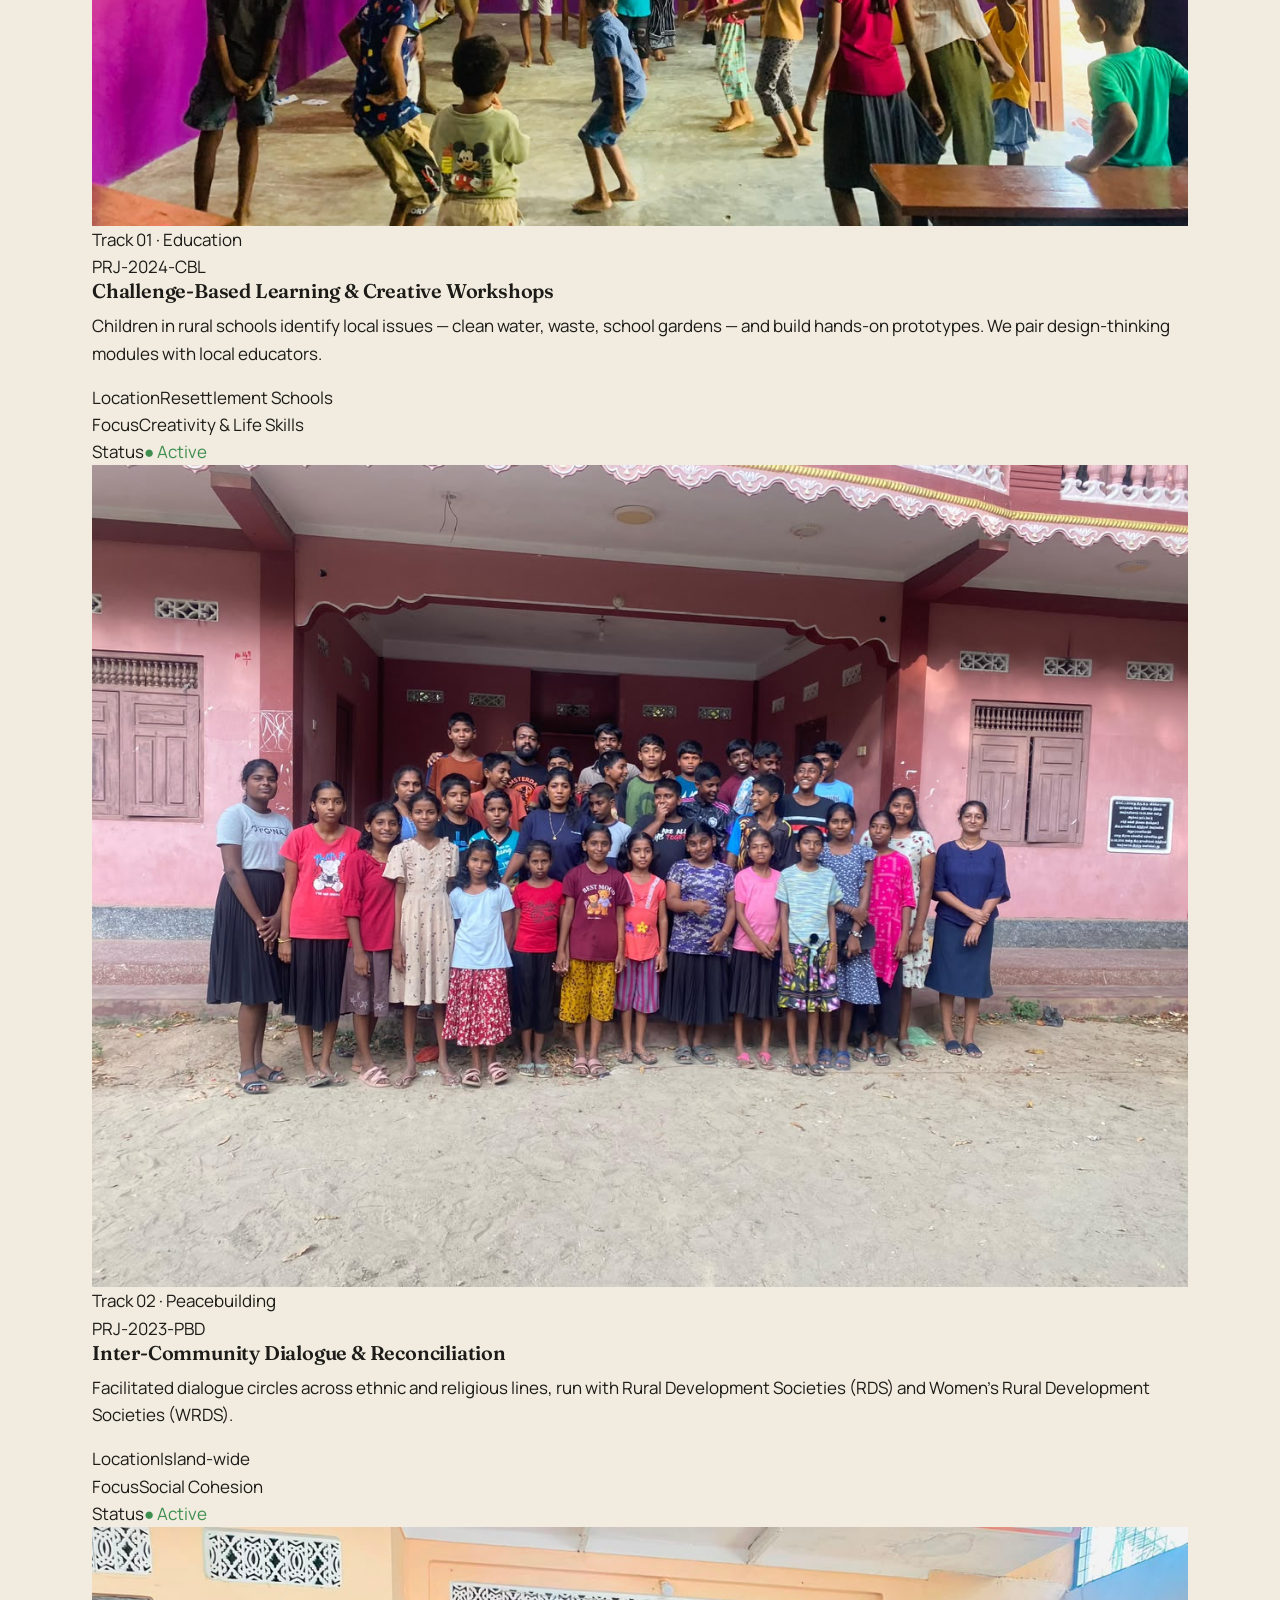
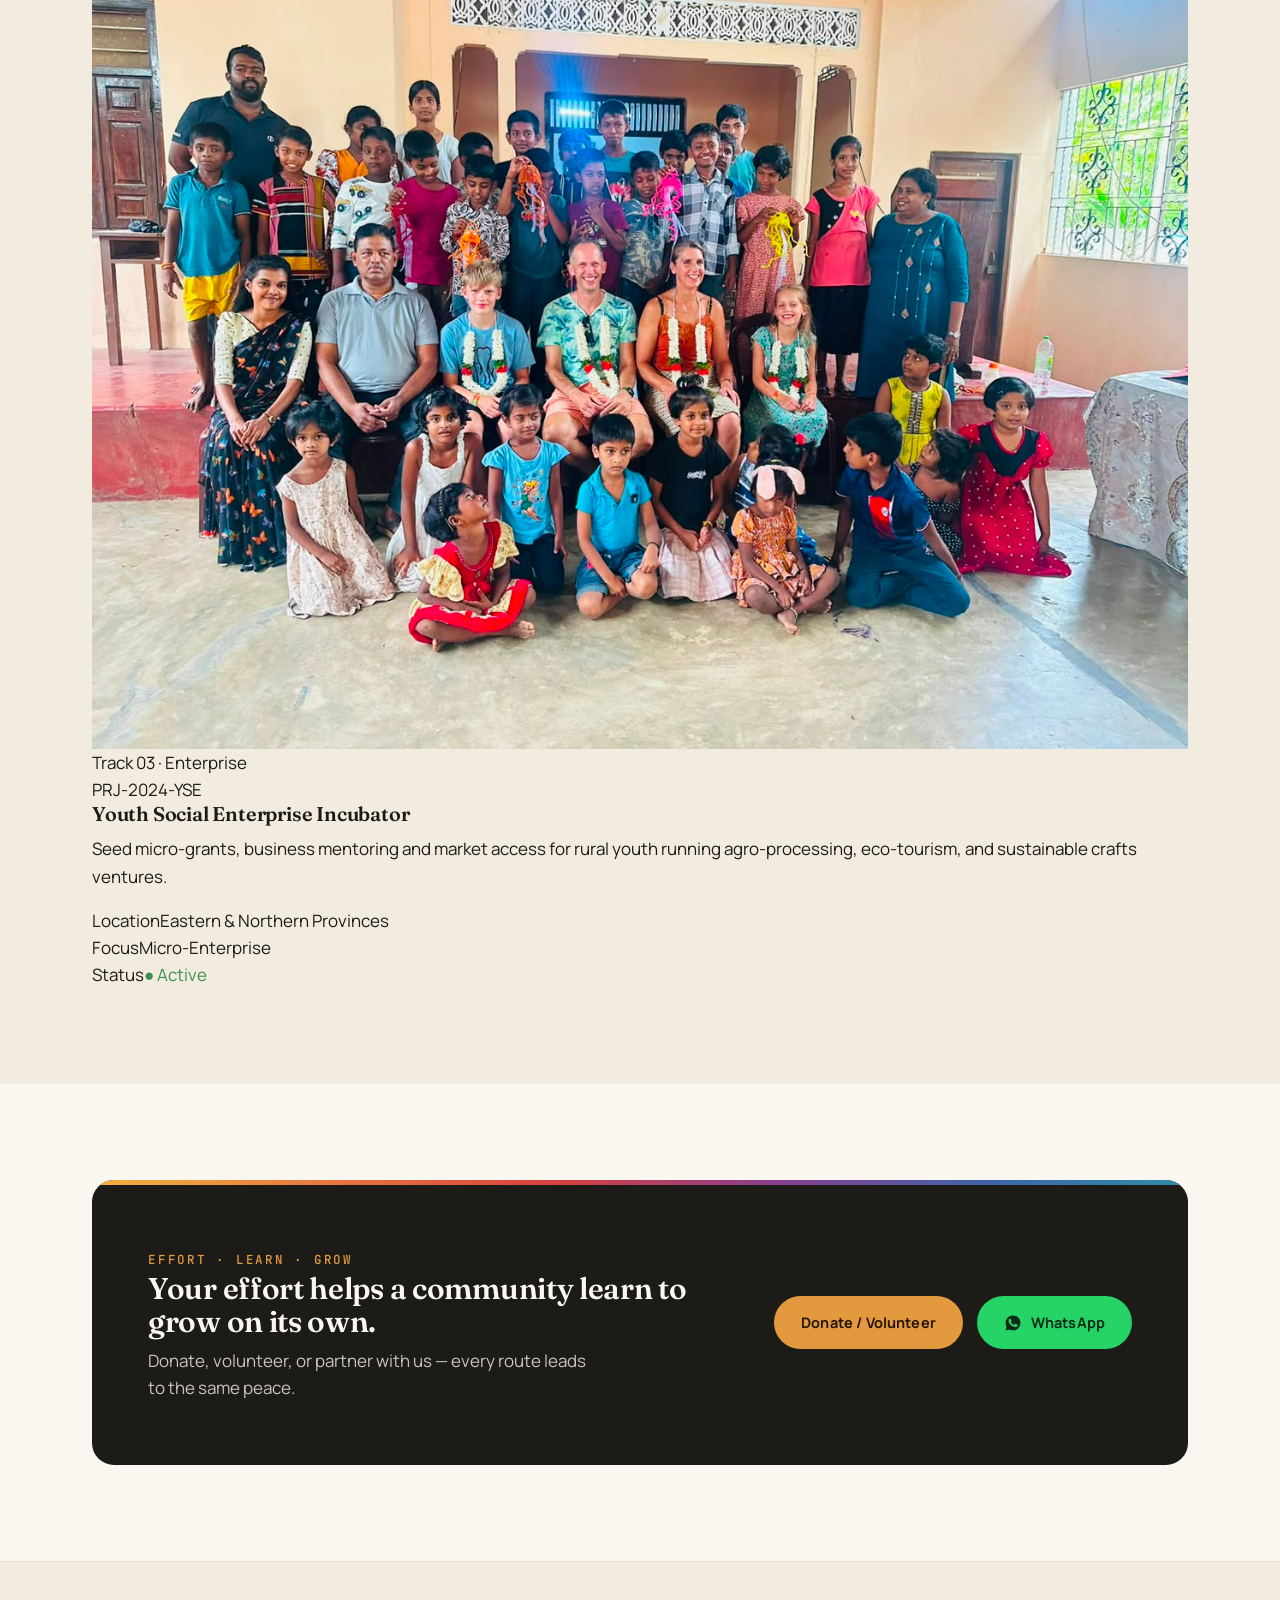
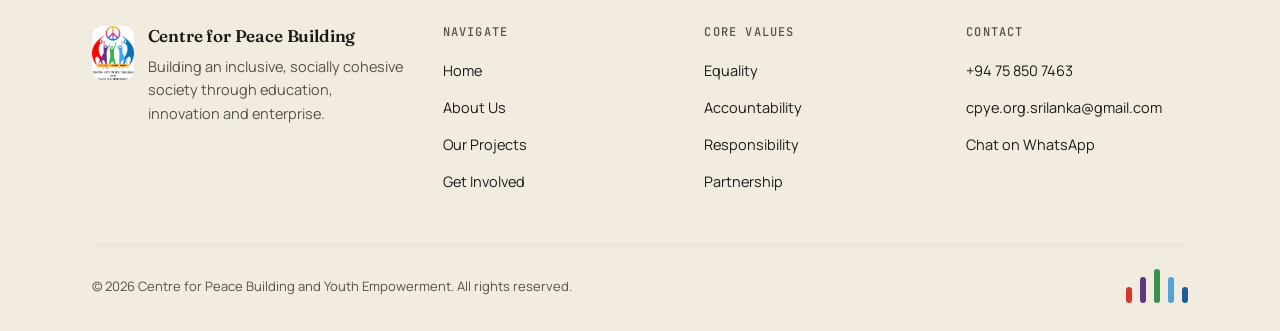
<file: projects.html>
<!DOCTYPE html>
<html lang="en">
<head>
<meta charset="UTF-8">
<meta name="viewport" content="width=device-width, initial-scale=1.0">
<title>Our Projects | Centre for Peace Building and Youth Empowerment</title>
<meta name="description" content="Explore ongoing peacebuilding, education, and youth enterprise projects across Sri Lanka run by CPYE.">
<link rel="icon" href="images/logo.jpeg">
<link rel="stylesheet" href="css/base.css?v=3.2">
<link rel="stylesheet" href="css/projects.css?v=3.2">
</head>
<body>

<div class="ring-strip" id="top"></div>

<header class="site-header">
  <div class="wrap">
    <a href="index.html" class="brand">
      <img src="images/logo.jpeg" alt="Centre for Peace Building and Youth Empowerment logo">
      <span class="brand-name"><span data-i18n="brand_title">Centre for Peace Building</span>
        <span data-i18n="brand_subtitle">&amp; Youth Empowerment</span>
      </span>
    </a>
    <nav class="main-nav" aria-label="Primary">
      <div class="nav-panel-head"><img src="images/logo.jpeg" alt="CPYE logo"><button class="nav-close" aria-label="Close menu" type="button"><svg viewBox="0 0 24 24" fill="none" stroke="currentColor" stroke-width="2"><path d="M6 6l12 12M18 6L6 18" stroke-linecap="round"/></svg></button></div>
      <ul>
        <li><a href="index.html" data-i18n="nav_home">Home</a></li>
        <li><a href="about.html" data-i18n="nav_about">About Us</a></li>
        <li><a href="projects.html" class="active" data-i18n="nav_projects">Our Projects</a></li>
        <li><a href="get-involved.html" data-i18n="nav_involved">Get Involved</a></li>
        <li><a href="contact.html" data-i18n="nav_contact">Contact Us</a></li>
        <li><a href="donate.html" class="nav-cta" data-i18n="nav_donate">Donate</a></li>
      </ul>
    </nav>
    <div class="site-header-actions">
      <div class="lang-switcher">
        <button class="lang-dropdown-toggle" type="button" aria-label="Choose Language">
          <svg viewBox="0 0 24 24" fill="none" stroke="currentColor" stroke-width="2"><circle cx="12" cy="12" r="10"/><path d="M2 12h20M12 2a15 15 0 010 20 15 15 0 010-20z"/></svg>
          <span class="current-lang-label">English</span>
          <svg class="caret" viewBox="0 0 24 24" fill="none" stroke="currentColor" stroke-width="2" style="width:12px;height:12px;"><path d="M6 9l6 6 6-6"/></svg>
        </button>
        <div class="lang-dropdown">
          <a href="#" class="lang-option" data-lang="en">🇬🇧 English</a>
          <a href="#" class="lang-option" data-lang="ta">🇱🇰 தமிழ்</a>
          <a href="#" class="lang-option" data-lang="si">🇱🇰 සිංහල</a>
        </div>
      </div>
      <button class="nav-toggle" aria-label="Toggle menu" aria-expanded="false">
        <span></span><span></span><span></span>
      </button>
    </div>
  </div>
</header>

<section class="page-hero">
  <div class="wrap">
    <span class="crumb" data-i18n="projects_page_crumb">Our Projects</span>
    <h1 data-i18n="projects_page_title">Current ongoing initiatives</h1>
    <p data-i18n="projects_page_lede">Every project traces back to our core values — designed directly with communities and delivered alongside schools, village leaders, RDS/WRDS societies, and youth networks.</p>
  </div>
</section>

<!-- ============ FLAGSHIP PROJECT 1: RESETTLEMENT PROJECT ============ -->
<section style="padding-top:40px;">
  <div class="wrap">
    <div class="flagship-project reveal">
      <div class="flagship-grid">
        <div class="flagship-content">
          <span class="flagship-tag tag-resettlement" data-i18n="flagship_tag_1">Flagship Initiative</span>
          <h2 class="flagship-title" data-i18n="flagship_title_1">Our Resettlement Project</h2>
          <div class="flagship-desc">
            <p data-i18n="flagship_p1_1">Our Resettlement Project supports vulnerable children and families living in rural and resettlement communities across Sri Lanka. The project aims to create better opportunities for children who face economic, educational, and social challenges.</p>
            <p data-i18n="flagship_p2_1">Through education, life-skills development, digital literacy, leadership activities, and community-based support, we help children build confidence, develop essential skills, and create a brighter future.</p>
            <p data-i18n="flagship_p3_1">We work closely with local communities, schools, volunteers, and partners to identify children who need support most and provide them with opportunities to learn, grow, and reach their full potential.</p>
            <div class="flagship-quote" data-i18n="flagship_quote_1">
              “Our goal is simple: to empower vulnerable children today so they can become confident, capable, and active members of their communities tomorrow.”
            </div>
            <div class="flagship-features">
              <span class="feature-pill"><svg viewBox="0 0 24 24" fill="none" stroke="currentColor" stroke-width="2.5"><polyline points="20 6 9 17 4 12"/></svg> <span data-i18n="flagship_pill_1_1">Education Support</span></span>
              <span class="feature-pill"><svg viewBox="0 0 24 24" fill="none" stroke="currentColor" stroke-width="2.5"><polyline points="20 6 9 17 4 12"/></svg> <span data-i18n="flagship_pill_1_2">Life-Skills &amp; Leadership</span></span>
              <span class="feature-pill"><svg viewBox="0 0 24 24" fill="none" stroke="currentColor" stroke-width="2.5"><polyline points="20 6 9 17 4 12"/></svg> <span data-i18n="flagship_pill_1_3">Digital Literacy</span></span>
              <span class="feature-pill"><svg viewBox="0 0 24 24" fill="none" stroke="currentColor" stroke-width="2.5"><polyline points="20 6 9 17 4 12"/></svg> <span data-i18n="flagship_pill_1_4">Community Care</span></span>
            </div>
          </div>
        </div>
        <div class="flagship-media">
          <div class="flagship-media-grid">
            <div class="flagship-media-item main-img">
              <img src="images/resettlement-school-celebration.jpg" alt="Children and coordinators in resettlement school celebration in Sri Lanka">
            </div>
            <div class="flagship-media-item sub-img">
              <img src="images/resettlement-children-community.jpg" alt="Resettlement community children and volunteers">
            </div>
          </div>
        </div>
      </div>
    </div>
  </div>
</section>

<!-- ============ FLAGSHIP PROJECT 2: FUTURE IN THEIR HANDS - IT SKILLS ============ -->
<section style="padding-top:0;">
  <div class="wrap">
    <div class="flagship-project reveal">
      <div class="flagship-grid reverse">
        <div class="flagship-content">
          <span class="flagship-tag tag-itskills" data-i18n="flagship_tag_2">Digital Empowerment Track</span>
          <h2 class="flagship-title" data-i18n="flagship_title_2">Future in Their Hands – IT Skills for a Brighter Future</h2>
          <div class="flagship-desc">
            <p data-i18n="flagship_p1_2">Future in Their Hands is a project dedicated to empowering vulnerable children by providing them with access to IT education and digital skills.</p>
            <p data-i18n="flagship_p2_2">Many children in rural and disadvantaged communities have limited access to computers and digital learning opportunities. Through this project, we aim to bridge the digital gap and give children the knowledge and confidence they need to participate in an increasingly digital world.</p>
            <p data-i18n="flagship_p3_2">The children receive practical training in computer basics, Microsoft Office, internet skills, digital communication, online safety, and other essential IT skills. These skills can support their education, future employment opportunities, and personal development.</p>
            <p data-i18n="flagship_p4_2">Our vision is to ensure that a child’s background or financial situation does not limit their future.</p>
            <div class="flagship-quote" data-i18n="flagship_quote_2">
              “Give a child the right skills today, and you give them the power to shape their own future.”
            </div>
            <div class="flagship-features">
              <span class="feature-pill"><svg viewBox="0 0 24 24" fill="none" stroke="currentColor" stroke-width="2.5"><polyline points="20 6 9 17 4 12"/></svg> <span data-i18n="flagship_pill_2_1">Computer Basics</span></span>
              <span class="feature-pill"><svg viewBox="0 0 24 24" fill="none" stroke="currentColor" stroke-width="2.5"><polyline points="20 6 9 17 4 12"/></svg> <span data-i18n="flagship_pill_2_2">Microsoft Office</span></span>
              <span class="feature-pill"><svg viewBox="0 0 24 24" fill="none" stroke="currentColor" stroke-width="2.5"><polyline points="20 6 9 17 4 12"/></svg> <span data-i18n="flagship_pill_2_3">Internet &amp; Digital Safety</span></span>
              <span class="feature-pill"><svg viewBox="0 0 24 24" fill="none" stroke="currentColor" stroke-width="2.5"><polyline points="20 6 9 17 4 12"/></svg> <span data-i18n="flagship_pill_2_4">Future Employment Readiness</span></span>
            </div>
          </div>
        </div>
        <div class="flagship-media">
          <div class="flagship-media-grid">
            <div class="flagship-media-item main-img">
              <img src="images/it-skills-training-laptop.jpg" alt="Children receiving laptop training in digital classroom">
            </div>
            <div class="flagship-media-item sub-img">
              <img src="images/it-skills-typing-practice.jpg" alt="Children typing and learning keyboard skills on laptop">
            </div>
          </div>
        </div>
      </div>
    </div>
  </div>
</section>

<!-- ============ MORE ONGOING INITIATIVES GRID ============ -->
<section class="bg-deep">
  <div class="wrap">
    <div class="section-head">
      <span class="eyebrow" data-i18n="projects_eyebrow">Where the work happens</span>
      <h2 data-i18n="projects_title">More Community Tracks</h2>
    </div>

    <div class="projects-list">
      <article class="proj-card reveal">
        <div class="proj-media">
          <img src="images/resettlement-creative-workshop.jpg" alt="Children engaged in creative workshop">
          <span class="proj-pill pill-cbl" data-i18n="proj_track_1_pill">Track 01 · Education</span>
        </div>
        <div class="proj-body">
          <span class="proj-code">PRJ-2024-CBL</span>
          <h3 data-i18n="proj_track_1_title">Challenge-Based Learning &amp; Creative Workshops</h3>
          <p data-i18n="proj_track_1_desc">Children in rural schools identify local issues — clean water, waste, school gardens — and build hands-on prototypes. We pair design-thinking modules with local educators.</p>
          <div class="proj-meta">
            <div><span class="lbl">Location</span><span class="val">Resettlement Schools</span></div>
            <div><span class="lbl">Focus</span><span class="val">Creativity &amp; Life Skills</span></div>
            <div><span class="lbl">Status</span><span class="val" style="color:var(--v-green);">● Active</span></div>
          </div>
        </div>
      </article>

      <article class="proj-card reveal">
        <div class="proj-media">
          <img src="images/community-youth-gathering.jpg" alt="Community gathering and youth dialogue">
          <span class="proj-pill pill-peace" data-i18n="proj_track_2_pill">Track 02 · Peacebuilding</span>
        </div>
        <div class="proj-body">
          <span class="proj-code">PRJ-2023-PBD</span>
          <h3 data-i18n="proj_track_2_title">Inter-Community Dialogue &amp; Reconciliation</h3>
          <p data-i18n="proj_track_2_desc">Facilitated dialogue circles across ethnic and religious lines, run with Rural Development Societies (RDS) and Women's Rural Development Societies (WRDS).</p>
          <div class="proj-meta">
            <div><span class="lbl">Location</span><span class="val">Island-wide</span></div>
            <div><span class="lbl">Focus</span><span class="val">Social Cohesion</span></div>
            <div><span class="lbl">Status</span><span class="val" style="color:var(--v-green);">● Active</span></div>
          </div>
        </div>
      </article>

      <article class="proj-card reveal">
        <div class="proj-media">
          <img src="images/community-partnership-leaders.jpg" alt="Community leaders and youth enterprise coordinators">
          <span class="proj-pill pill-ent" data-i18n="proj_track_3_pill">Track 03 · Enterprise</span>
        </div>
        <div class="proj-body">
          <span class="proj-code">PRJ-2024-YSE</span>
          <h3 data-i18n="proj_track_3_title">Youth Social Enterprise Incubator</h3>
          <p data-i18n="proj_track_3_desc">Seed micro-grants, business mentoring and market access for rural youth running agro-processing, eco-tourism, and sustainable crafts ventures.</p>
          <div class="proj-meta">
            <div><span class="lbl">Location</span><span class="val">Eastern &amp; Northern Provinces</span></div>
            <div><span class="lbl">Focus</span><span class="val">Micro-Enterprise</span></div>
            <div><span class="lbl">Status</span><span class="val" style="color:var(--v-green);">● Active</span></div>
          </div>
        </div>
      </article>
    </div>
  </div>
</section>

<!-- ============ CTA ============ -->
<section>
  <div class="wrap">
    <div class="cta-banner reveal">
      <div>
        <span class="eyebrow" style="color:var(--clay);" data-i18n="cta_eyebrow">Effort · Learn · Grow</span>
        <h2 data-i18n="cta_title">Have a community project idea or want to fund a track?</h2>
        <p data-i18n="cta_desc">We partner directly with schools, community organisations, donors and diaspora networks.</p>
      </div>
      <div class="cta-actions">
        <a href="donate.html" class="btn btn-clay" data-i18n="cta_btn_action">Donate / Volunteer</a>
        <a href="https://wa.me/94758507463?text=Hi%21%20I%27m%20reaching%20out%20about%20CPYE%20Projects." target="_blank" rel="noopener" class="btn btn-wa">
          <svg width="18" height="18" viewBox="0 0 24 24" fill="currentColor"><path d="M12.04 2C6.58 2 2.13 6.45 2.13 11.91c0 1.75.46 3.39 1.27 4.82L2 22l5.42-1.36a9.86 9.86 0 004.62 1.17h.01c5.46 0 9.91-4.45 9.91-9.91C21.96 6.45 17.5 2 12.04 2zm5.8 14.06c-.24.68-1.4 1.31-1.94 1.36-.5.05-1.05.24-3.53-.74-2.98-1.18-4.9-4.2-5.05-4.4-.15-.2-1.2-1.6-1.2-3.05 0-1.45.76-2.16 1.03-2.46.27-.3.59-.37.79-.37h.57c.18 0 .42-.02.66.5.24.53.83 1.83.9 1.96.07.13.12.28.02.46-.1.18-.15.28-.3.44-.15.15-.31.34-.44.46-.15.14-.3.3-.13.6.17.3.76 1.25 1.63 2.02 1.12 1 2.06 1.31 2.36 1.46.3.15.48.13.65-.08.18-.2.75-.87.95-1.17.2-.3.4-.25.66-.15.27.1 1.72.81 2.02.96.3.15.5.22.57.35.08.13.08.73-.16 1.41z"/></svg>
          <span data-i18n="cta_btn_wa">WhatsApp</span>
        </a>
      </div>
    </div>
  </div>
</section>

<footer class="site-footer">
  <div class="wrap">
    <div class="footer-grid">
      <div class="footer-brand">
        <img src="images/logo.jpeg" alt="CPYE logo">
        <div>
          <h4 style="margin:0 0 6px;" data-i18n="brand_title">Centre for Peace Building &amp; Youth Empowerment</h4>
          <p data-i18n="footer_desc">Building an inclusive, socially cohesive society through education, innovation and enterprise.</p>
        </div>
      </div>
      <div class="footer-col">
        <h4 data-i18n="footer_nav_head">Navigate</h4>
        <ul>
          <li><a href="index.html" data-i18n="nav_home">Home</a></li>
          <li><a href="about.html" data-i18n="nav_about">About Us</a></li>
          <li><a href="projects.html" data-i18n="nav_projects">Our Projects</a></li>
          <li><a href="get-involved.html" data-i18n="nav_involved">Get Involved</a></li>
        </ul>
      </div>
      <div class="footer-col">
        <h4 data-i18n="footer_values_head">Core Values</h4>
        <ul>
          <li><a href="about.html" data-i18n="val_1_title">Equality</a></li>
          <li><a href="about.html" data-i18n="val_2_title">Accountability</a></li>
          <li><a href="about.html" data-i18n="val_3_title">Responsibility</a></li>
          <li><a href="about.html" data-i18n="val_4_title">Partnership &amp; Participation</a></li>
        </ul>
      </div>
      <div class="footer-col">
        <h4 data-i18n="footer_contact_head">Contact</h4>
        <ul>
          <li><a href="tel:+94758507463">+94 75 850 7463</a></li>
          <li><a href="mailto:cpye.org.srilanka@gmail.com">cpye.org.srilanka@gmail.com</a></li>
          <li><a href="https://wa.me/94758507463?text=Hi%21%20I%27m%20reaching%20out%20from%20the%20CPYE%20website.%20I%27d%20like%20to%20know%20more%20about%20your%20work." target="_blank" rel="noopener" data-i18n="footer_wa_link">Chat on WhatsApp</a></li>
        </ul>
      </div>
    </div>
    <div class="footer-bottom">
      <span>© <span id="year">2026</span> <span data-i18n="footer_rights">Centre for Peace Building and Youth Empowerment. All rights reserved.</span></span>
      <div class="figures-rule"><i></i><i></i><i></i><i></i><i></i></div>
    </div>
  </div>
</footer>

<a href="https://wa.me/94758507463?text=Hi%21%20I%27m%20reaching%20out%20from%20the%20CPYE%20website.%20I%27d%20like%20to%20know%20more%20about%20your%20work." target="_blank" rel="noopener" class="wa-float" aria-label="Chat with us on WhatsApp">
  <svg viewBox="0 0 24 24" fill="#fff"><path d="M12.04 2C6.58 2 2.13 6.45 2.13 11.91c0 1.75.46 3.39 1.27 4.82L2 22l5.42-1.36a9.86 9.86 0 004.62 1.17h.01c5.46 0 9.91-4.45 9.91-9.91C21.96 6.45 17.5 2 12.04 2zm5.8 14.06c-.24.68-1.4 1.31-1.94 1.36-.5.05-1.05.24-3.53-.74-2.98-1.18-4.9-4.2-5.05-4.4-.15-.2-1.2-1.6-1.2-3.05 0-1.45.76-2.16 1.03-2.46.27-.3.59-.37.79-.37h.57c.18 0 .42-.02.66.5.24.53.83 1.83.9 1.96.07.13.12.28.02.46-.1.18-.15.28-.3.44-.15.15-.31.34-.44.46-.15.14-.3.3-.13.6.17.3.76 1.25 1.63 2.02 1.12 1 2.06 1.31 2.36 1.46.3.15.48.13.65-.08.18-.2.75-.87.95-1.17.2-.3.4-.25.66-.15.27.1 1.72.81 2.02.96.3.15.5.22.57.35.08.13.08.73-.16 1.41z"/></svg>
</a>

<script src="js/translations.js"></script>
<script src="js/script.js"></script>

<nav class="mobile-actions" aria-label="Quick navigation">
  <div class="wrap">
    <a href="index.html">
      <svg viewBox="0 0 24 24" fill="none" stroke="currentColor" stroke-width="2"><path d="M3 9l9-7 9 7v11a2 2 0 01-2 2H5a2 2 0 01-2-2z"/><polyline points="9 22 9 12 15 12 15 22"/></svg>
      <span data-i18n="mob_home">Home</span>
    </a>
    <a href="about.html">
      <svg viewBox="0 0 24 24" fill="none" stroke="currentColor" stroke-width="2"><circle cx="12" cy="12" r="10"/><line x1="12" y1="16" x2="12" y2="12"/><line x1="12" y1="8" x2="12.01" y2="8"/></svg>
      <span data-i18n="mob_about">About</span>
    </a>
    <a href="projects.html" class="active">
      <svg viewBox="0 0 24 24" fill="none" stroke="currentColor" stroke-width="2"><rect x="3" y="3" width="7" height="7"/><rect x="14" y="3" width="7" height="7"/><rect x="14" y="14" width="7" height="7"/><rect x="3" y="14" width="7" height="7"/></svg>
      <span data-i18n="mob_projects">Projects</span>
    </a>
    <a href="contact.html">
      <svg viewBox="0 0 24 24" fill="none" stroke="currentColor" stroke-width="2"><path d="M22 16.92v3a2 2 0 01-2.18 2 19.8 19.8 0 01-8.63-3.07 19.5 19.5 0 01-6-6 19.8 19.8 0 01-3.07-8.67A2 2 0 014.11 2h3a2 2 0 012 1.72c.13.96.36 1.9.7 2.8a2 2 0 01-.45 2.11L8.09 9.91a16 16 0 006 6l1.27-1.27a2 2 0 012.11-.45c.9.34 1.84.57 2.8.7A2 2 0 0122 16.92z"/></svg>
      <span data-i18n="mob_contact">Contact</span>
    </a>
    <a href="donate.html" style="color:var(--clay);font-weight:700;">
      <svg viewBox="0 0 24 24" fill="none" stroke="currentColor" stroke-width="2"><path d="M20.84 4.61a5.5 5.5 0 0 0-7.78 0L12 5.67l-1.06-1.06a5.5 5.5 0 0 0-7.78 7.78l1.06 1.06L12 21.23l7.78-7.78 1.06-1.06a5.5 5.5 0 0 0 0-7.78z"/></svg>
      <span data-i18n="nav_donate">Donate</span>
    </a>
  </div>
</nav>

</body>
</html>
</file>
<file: css/base.css>
/* ============================================================
   CENTRE FOR PEACE BUILDING AND YOUTH EMPOWERMENT
   base.css — shared design tokens + components used on every page
   (header, nav, buttons, footer, cards, section scaffolding)
   ============================================================ */

@import url('https://fonts.googleapis.com/css2?family=Fraunces:opsz,wght@9..144,300;9..144,400;9..144,500;9..144,600;9..144,700&family=Manrope:wght@400;500;600;700;800&family=JetBrains+Mono:wght@400;500&display=swap');

:root{
  /* --- paper & ink --- */
  --paper: #FAF7F0;
  --paper-deep: #F1ECDF;
  --ink: #1C1B18;
  --ink-soft: #55524A;
  --line: #E7E1D2;

  /* --- the five values, lifted from the logo's five figures --- */
  --v-red:     #D6362C;   /* Equality */
  --v-purple:  #5B3A82;   /* Accountability */
  --v-green:   #3E8E4F;   /* Responsibility */
  --v-sky:     #4FA3D9;   /* Partnership */
  --v-blue:    #1D5C99;   /* Participation */

  /* --- signature accent, used sparingly for real emphasis --- */
  --clay: #E39A3E;

  /* --- gradient of the peace ring in the logo --- */
  --ring: linear-gradient(90deg, #F2B23E 0%, #E8763F 22%, #D6423F 42%, #8A3E8C 62%, #3E64A8 82%, #2E8FA6 100%);

  --radius: 14px;
  --shadow: 0 14px 34px -18px rgba(28,27,24,0.30);
  --shadow-sm: 0 4px 16px -8px rgba(28,27,24,0.16);

  --wrap: 1160px;
}

*,*::before,*::after{box-sizing:border-box;}
html{scroll-behavior:smooth;overflow-x:hidden;}
body{
  margin:0;
  background:var(--paper);
  color:var(--ink);
  font-family:'Manrope',sans-serif;
  font-size:17px;
  line-height:1.6;
  -webkit-font-smoothing:antialiased;
  overflow-x:hidden;
  width:100%;
}
img{max-width:100%;display:block;}
a{color:inherit;text-decoration:none;}
ul{margin:0;padding:0;list-style:none;}
h1,h2,h3,h4{
  font-family:'Fraunces',serif;
  font-weight:600;
  line-height:1.12;
  margin:0 0 0.5em;
  color:var(--ink);
  letter-spacing:-0.01em;
}
p{margin:0 0 1em;}
.eyebrow{
  font-family:'JetBrains Mono',monospace;
  font-size:12.5px;
  letter-spacing:0.14em;
  text-transform:uppercase;
  color:var(--v-blue);
  font-weight:500;
}
.wrap{max-width:var(--wrap);margin:0 auto;padding:0 32px;}

::selection{background:var(--clay);color:#fff;}
:focus-visible{outline:3px solid var(--v-blue);outline-offset:3px;border-radius:4px;}

@media (prefers-reduced-motion: reduce){
  *{animation-duration:0.001ms !important;animation-iteration-count:1 !important;transition-duration:0.001ms !important;scroll-behavior:auto !important;}
}

/* reveal on scroll */
.reveal{opacity:0;transform:translateY(16px);transition:opacity .6s ease, transform .6s ease;}
.reveal.is-visible{opacity:1;transform:translateY(0);}

/* ---------------- header / nav ---------------- */
.ring-strip{height:5px;background:var(--ring);}

.site-header{
  position:sticky;top:0;z-index:50;
  background:var(--paper);
  border-bottom:1px solid var(--line);
}
.site-header .wrap{
  display:flex;align-items:center;justify-content:space-between;
  height:84px;
}
.brand{display:flex;align-items:center;gap:14px;}
.brand img{height:54px;width:auto;border-radius:10px;}
.brand-name{
  font-family:'Fraunces',serif;
  font-weight:600;
  font-size:16.5px;
  line-height:1.18;
  max-width:230px;
  color:var(--ink);
}
.brand-name span{
  display:block;
  font-family:'JetBrains Mono',monospace;
  font-size:10.5px;
  letter-spacing:0.12em;
  color:var(--ink-soft);
  text-transform:uppercase;
  margin-top:3px;
  font-weight:500;
}

.main-nav ul{display:flex;gap:2px;align-items:center;}
.main-nav a{
  padding:10px 16px;
  font-weight:600;
  font-size:14.5px;
  border-radius:8px;
  transition:background .18s ease,color .18s ease;
}
.main-nav a:hover{background:var(--paper-deep);}
.main-nav a.active{color:var(--v-blue);}
@media (min-width: 721px) {
  .site-header .nav-cta{
    margin-left:8px;
    background:var(--ink);
    color:var(--paper) !important;
    padding:11px 22px;
    border-radius:30px;
  }
  .site-header .nav-cta:hover{
    background:var(--v-blue);
  }
}

.nav-toggle{
  display:none;background:none;border:0;cursor:pointer;padding:8px;
  width:42px;height:42px;position:relative;z-index:80;
}
.nav-toggle span{
  display:block;width:22px;height:2px;background:var(--ink);margin:5px auto;
  transition:transform .25s ease, opacity .2s ease;
}
.nav-toggle[aria-expanded="true"] span:nth-child(1){transform:translateY(7px) rotate(45deg);}
.nav-toggle[aria-expanded="true"] span:nth-child(2){opacity:0;}
.nav-toggle[aria-expanded="true"] span:nth-child(3){transform:translateY(-7px) rotate(-45deg);}

.site-header-actions{
  display:flex;
  align-items:center;
  gap:12px;
}

/* Language Selector Dropdown */
.lang-switcher{
  position:relative;
  display:inline-flex;
  align-items:center;
  z-index:65;
}
.lang-dropdown-toggle{
  display:inline-flex;
  align-items:center;
  gap:7px;
  background:#fff;
  border:1px solid var(--line);
  padding:7px 14px;
  border-radius:24px;
  cursor:pointer;
  font-family:'Manrope',sans-serif;
  font-size:13.5px;
  font-weight:700;
  color:var(--ink);
  box-shadow:0 2px 8px -4px rgba(28,27,24,0.12);
  transition:all .2s ease;
}
.lang-dropdown-toggle:hover{
  background:var(--paper-deep);
  border-color:var(--ink-soft);
}
.lang-dropdown-toggle svg{
  width:16px;
  height:16px;
  color:var(--v-blue);
  flex-shrink:0;
}
.lang-dropdown{
  position:absolute;
  top:calc(100% + 8px);
  right:0;
  background:#ffffff;
  border:1px solid var(--line);
  border-radius:14px;
  box-shadow:0 12px 32px -8px rgba(28,27,24,0.2);
  padding:6px;
  min-width:130px;
  display:none;
  flex-direction:column;
  gap:3px;
  z-index:90;
}
.lang-dropdown.active{
  display:flex;
  animation:fadeInDown .2s ease;
}
@keyframes fadeInDown{
  from{opacity:0;transform:translateY(-6px);}
  to{opacity:1;transform:translateY(0);}
}
.lang-option{
  display:flex;
  align-items:center;
  justify-content:space-between;
  padding:8px 12px;
  font-size:13.5px;
  font-weight:600;
  color:var(--ink);
  border-radius:8px;
  cursor:pointer;
  transition:background .15s ease, color .15s ease;
  text-decoration:none;
}
.lang-option:hover{
  background:var(--paper-deep);
  color:var(--v-blue);
}
.lang-option.active{
  background:rgba(29, 92, 153, 0.1);
  color:var(--v-blue);
  font-weight:700;
}

.nav-close{display:none;}
.nav-panel-head{display:none;}

/* ---------------- buttons ---------------- */
.btn{
  display:inline-flex;align-items:center;gap:9px;
  padding:14px 26px;
  border-radius:30px;
  font-weight:700;
  font-size:14.5px;
  letter-spacing:0.01em;
  border:1.5px solid transparent;
  cursor:pointer;
  transition:transform .18s ease, box-shadow .18s ease, background .18s ease, color .18s ease;
}
.btn-primary{background:var(--ink);color:var(--paper);}
.btn-primary:hover{transform:translateY(-2px);box-shadow:var(--shadow);background:var(--v-blue);}
.btn-outline{border-color:var(--ink);color:var(--ink);}
.btn-outline:hover{background:var(--ink);color:var(--paper);transform:translateY(-2px);}
.btn-clay{background:var(--clay);color:#241505;}
.btn-clay:hover{transform:translateY(-2px);box-shadow:var(--shadow);}
.btn-wa{background:#25D366;color:#0b2b16;}
.btn-wa:hover{transform:translateY(-2px);box-shadow:0 10px 30px -14px rgba(37,211,102,0.55);}

/* ---------------- section scaffolding ---------------- */
section{padding:96px 0;}
.section-tight{padding:64px 0;}
.section-head{max-width:640px;margin-bottom:52px;}
.section-head h2{font-size:clamp(28px,3.4vw,40px);}
.bg-deep{background:var(--paper-deep);}
.bg-ink{background:var(--ink);color:var(--paper);}
.bg-ink h2,.bg-ink h3,.bg-ink .eyebrow{color:var(--paper);}
.bg-ink .ink-soft{color:#C9C5B8;}

.figures-rule{display:flex;gap:8px;align-items:flex-end;height:34px;margin:6px 0 18px;}
.figures-rule i{display:block;width:6px;border-radius:3px;}
.figures-rule i:nth-child(1){height:16px;background:var(--v-red);}
.figures-rule i:nth-child(2){height:26px;background:var(--v-purple);}
.figures-rule i:nth-child(3){height:34px;background:var(--v-green);}
.figures-rule i:nth-child(4){height:26px;background:var(--v-sky);}
.figures-rule i:nth-child(5){height:16px;background:var(--v-blue);}

/* page hero (interior pages) */
.page-hero{padding:64px 0 56px;border-bottom:1px solid var(--line);}
.page-hero h1{font-size:clamp(32px,4vw,48px);}
.page-hero p{color:var(--ink-soft);font-size:18px;max-width:60ch;margin-top:14px;}
.crumb{
  font-family:'JetBrains Mono',monospace;
  font-size:12.5px;letter-spacing:0.08em;text-transform:uppercase;
  color:var(--v-blue);margin-bottom:16px;display:block;
}

/* ---------------- friendly cards ---------------- *
   soft neutral border + shadow-on-hover + a thin
   five-colour "ribbon" on top, echoing the five
   figures in the logo instead of a boxed-in border. */
.card,.project-card,.way-card,.contact-card,.stat,.pillar{
  background:#fff;
  border:1px solid var(--line);
  border-radius:var(--radius);
  box-shadow:var(--shadow-sm);
  position:relative;
  transition:transform .2s ease, box-shadow .2s ease;
}
.card::before,.project-card::before,.way-card::before,.stat::before{
  content:"";position:absolute;top:0;left:18px;right:18px;height:4px;
  border-radius:0 0 4px 4px;
  background:var(--clay);
}
.grid-3 > *:nth-child(5n+1)::before,.grid-2 > *:nth-child(5n+1)::before,.values-row > *:nth-child(5n+1)::before{background:var(--v-red);}
.grid-3 > *:nth-child(5n+2)::before,.grid-2 > *:nth-child(5n+2)::before{background:var(--v-purple);}
.grid-3 > *:nth-child(5n+3)::before,.grid-2 > *:nth-child(5n+3)::before{background:var(--v-green);}
.grid-3 > *:nth-child(5n+4)::before,.grid-2 > *:nth-child(5n+4)::before{background:var(--v-sky);}
.grid-3 > *:nth-child(5n)::before,.grid-2 > *:nth-child(5n)::before{background:var(--v-blue);}
.card:hover,.project-card:hover,.way-card:hover{transform:translateY(-4px);box-shadow:var(--shadow);}

.card{padding:32px 32px 28px;height:100%;}
.card h3{font-size:21px;margin-bottom:10px;}
.card p{color:var(--ink-soft);margin-bottom:0;font-size:15.5px;}

.grid-3{display:grid;grid-template-columns:repeat(3,1fr);gap:28px;}
.grid-2{display:grid;grid-template-columns:repeat(2,1fr);gap:28px;}

/* value cards — solid colour, no border needed, the colour IS the identity */
.value-card{
  border-radius:var(--radius);
  padding:30px 28px;
  color:#fff;
  position:relative;
  overflow:hidden;
  min-height:190px;
  display:flex;flex-direction:column;justify-content:flex-end;
  box-shadow:var(--shadow-sm);
  transition:transform .2s ease, box-shadow .2s ease;
}
.value-card:hover{transform:translateY(-4px);box-shadow:var(--shadow);}
.value-card .num{
  font-family:'JetBrains Mono',monospace;font-size:12.5px;letter-spacing:0.1em;
  opacity:0.75;position:absolute;top:22px;left:28px;
}
.value-card h3{color:#fff;font-size:22px;margin-bottom:6px;}
.value-card p{color:rgba(255,255,255,0.85);font-size:14px;margin-bottom:0;}
.value-red{background:var(--v-red);}
.value-purple{background:var(--v-purple);}
.value-green{background:var(--v-green);}
.value-sky{background:var(--v-sky);}
.value-blue{background:var(--v-blue);}
.values-grid{display:grid;grid-template-columns:repeat(5,1fr);gap:18px;}
/* project cards (used on Home preview + Our Projects page) */
.project-card{overflow:hidden;padding:0;}
.project-card::before{display:none;}
.project-media{
  height:200px;display:flex;align-items:center;justify-content:center;position:relative;
  border-radius:var(--radius) var(--radius) 0 0;overflow:hidden;background:#e5e0d3;
}
.project-media img{
  width:100%;height:100%;object-fit:cover;display:block;border-radius:inherit;
  transition:transform .4s cubic-bezier(0.16, 1, 0.3, 1);
}
.project-card:hover .project-media img{
  transform:scale(1.08);
}
.project-body{padding:26px;}
.project-tag{
  font-family:'JetBrains Mono',monospace;font-size:11.5px;letter-spacing:0.08em;text-transform:uppercase;
  color:#fff;padding:5px 10px;border-radius:5px;display:inline-block;margin-bottom:12px;
}
.project-card h3{font-size:20px;margin-bottom:8px;}
.project-card p{color:var(--ink-soft);font-size:14.5px;}
.status{display:inline-flex;align-items:center;gap:6px;font-family:'JetBrains Mono',monospace;font-size:12px;color:var(--v-green);margin-top:14px;}
.status .dot{width:7px;height:7px;border-radius:50%;background:var(--v-green);display:inline-block;}

/* framed illustration / hero image */
.img-frame{
  border-radius:24px;
  background:linear-gradient(180deg,#fff, var(--paper-deep));
  border:1px solid var(--line);
  box-shadow:var(--shadow-sm);
  padding:14px;
  display:flex;align-items:center;justify-content:center;
  width:100%;box-sizing:border-box;overflow:hidden;
}
.img-frame img{width:100%;height:auto;border-radius:16px;object-fit:cover;}
.img-frame svg{width:100%;height:auto;max-width:420px;}

/* CTA banner */
.cta-banner{
  border-radius:22px;
  background:var(--ink);
  color:var(--paper);
  padding:64px 56px;
  display:flex;align-items:center;justify-content:space-between;gap:40px;
  position:relative;overflow:hidden;
}
.cta-banner::before{
  content:"";position:absolute;left:0;right:0;top:0;height:5px;background:var(--ring);
}
.cta-banner h2{color:var(--paper);margin-bottom:8px;font-size:30px;}
.cta-banner p{color:#C9C5B8;margin:0;max-width:44ch;}
.cta-actions{display:flex;gap:14px;flex-shrink:0;}

/* ---------------- footer (desktop) ---------------- */
.site-footer{
  background:var(--paper-deep);
  border-top:1px solid var(--line);
  padding:64px 0 28px;
}
.footer-grid{display:grid;grid-template-columns:1.4fr 1fr 1fr 1fr;gap:40px;padding-bottom:40px;}
.footer-brand{display:flex;gap:14px;align-items:flex-start;}
.footer-brand img{height:54px;width:auto;border-radius:10px;}
.footer-brand p{color:var(--ink-soft);font-size:14.5px;max-width:34ch;margin-top:10px;}
.footer-col h4{
  font-family:'JetBrains Mono',monospace;font-size:12px;letter-spacing:0.1em;text-transform:uppercase;
  color:var(--ink-soft);font-weight:500;margin-bottom:16px;
}
.footer-col ul li{margin-bottom:10px;}
.footer-col a{font-size:14.5px;color:var(--ink);}
.footer-col a:hover{color:var(--v-blue);}
.footer-bottom{
  border-top:1px solid var(--line);padding-top:24px;
  display:flex;justify-content:space-between;align-items:center;
  font-size:13px;color:var(--ink-soft);flex-wrap:wrap;gap:12px;
}
.footer-bottom .figures-rule{margin:0;}

/* floating WhatsApp button (Corner float on all devices) */
.wa-float{
  position:fixed;right:24px;bottom:24px;z-index:60;
  width:60px;height:60px;border-radius:50%;
  background:#25D366;
  color:#fff;
  display:flex;align-items:center;justify-content:center;
  box-shadow:0 12px 28px -6px rgba(37,211,102,0.65);
  transition:transform .22s cubic-bezier(0.16, 1, 0.3, 1), box-shadow .22s ease;
  text-decoration:none;
}
.wa-float:hover{
  transform:scale(1.12) translateY(-2px);
  box-shadow:0 16px 32px -4px rgba(37,211,102,0.85);
}
.wa-float svg{width:32px;height:32px;fill:#fff;}

/* ---------------- mobile sticky navigation bar (5 main tabs) ---------------- */
.mobile-actions{
  display:none;
  position:fixed;left:0;right:0;bottom:0;z-index:55;
  background:rgba(250, 247, 240, 0.98);
  backdrop-filter:blur(14px);
  -webkit-backdrop-filter:blur(14px);
  border-top:1px solid var(--line);
  box-shadow:0 -6px 20px -8px rgba(28,27,24,0.16);
  padding:6px 6px calc(6px + env(safe-area-inset-bottom));
}
.mobile-actions .wrap{
  padding:0;display:flex;justify-content:space-around;gap:2px;max-width:none;
}
.mobile-actions a{
  flex:1;display:flex;flex-direction:column;align-items:center;gap:3px;
  padding:6px 2px;border-radius:10px;
  font-family:'Manrope',sans-serif;font-size:11px;font-weight:600;
  color:var(--ink-soft);text-decoration:none;
  transition:all .18s ease;
}
.mobile-actions a svg{width:20px;height:20px;}
.mobile-actions a:hover{color:var(--ink);background:var(--paper-deep);}
.mobile-actions a.active{
  color:var(--v-blue);
  background:rgba(29, 92, 153, 0.1);
  font-weight:700;
}

/* Hide floating WA & bottom bar when full-screen mobile menu is open */
body.nav-open .mobile-actions,
body.nav-open .wa-float{
  display:none !important;
}

/* ================= RESPONSIVE (shared) ================= */
@media (max-width:1080px){
  .wrap{padding:0 26px;}
}

@media (max-width:960px){
  .grid-3,.grid-2{grid-template-columns:1fr;}
  .footer-grid{grid-template-columns:1fr 1fr;gap:32px 24px;}
  .cta-banner{flex-direction:column;align-items:flex-start;padding:44px 36px;}
  .cta-actions{width:100%;}
  section{padding:76px 0;}
}

@media (max-width:720px){
  .wrap{padding:0 20px;}
  .site-header .wrap{height:70px;}

  .brand{gap:10px;}
  .brand img{height:42px;}
  .brand-name{max-width:150px;font-size:13.5px;}
  .brand-name span{font-size:9.5px;}

  .nav-toggle{display:block;}
  .main-nav{
    position:fixed;inset:0;
    background:linear-gradient(180deg, #FAF7F0 0%, #F5EFE3 100%);
    transform:translateX(100%);transition:transform .32s cubic-bezier(0.16, 1, 0.3, 1);
    z-index:99;overflow-y:auto;
    padding:24px 22px 40px;
    display:flex;flex-direction:column;
    box-shadow:-8px 0 32px rgba(0,0,0,0.15);
  }
  .main-nav.open{transform:translateX(0);}
  .nav-panel-head{
    display:flex;align-items:center;justify-content:space-between;
    padding-bottom:18px;margin-bottom:16px;border-bottom:1px solid rgba(227, 154, 62, 0.2);
  }
  .nav-panel-head img{height:46px;width:auto;border-radius:12px;box-shadow:0 4px 12px rgba(0,0,0,0.06);}
  .nav-close{
    display:flex;align-items:center;justify-content:center;
    width:42px;height:42px;border-radius:50%;
    background:#fff;border:1px solid var(--line);
    cursor:pointer;color:var(--ink);
    box-shadow:0 2px 10px rgba(0,0,0,0.06);
    transition:transform .18s ease;
  }
  .nav-close:hover{transform:scale(1.08);}
  .nav-close svg{width:20px;height:20px;}
  
  .main-nav ul{
    list-style:none;padding:0;margin:0;
    display:flex;flex-direction:column;gap:8px;
    width:100%;
  }
  .main-nav li{width:100%;}
  .main-nav a{
    display:flex;align-items:center;
    width:100%;box-sizing:border-box;
    padding:14px 18px;
    font-size:16px;font-weight:600;
    color:var(--ink);
    border-radius:14px;
    background:rgba(255,255,255,0.7);
    border:1px solid rgba(28,27,24,0.06);
    text-decoration:none;
    transition:all .18s ease;
  }
  .main-nav a:hover, .main-nav a.active{
    background:#fff;
    color:var(--v-blue);
    border-color:rgba(29, 92, 153, 0.25);
    box-shadow:0 4px 14px -4px rgba(29, 92, 153, 0.15);
    transform:translateX(4px);
  }

  /* Ultra-Premium Full-Width Mobile Donate CTA Button */
  .main-nav .nav-cta{
    display:flex !important;
    align-items:center !important;
    justify-content:center !important;
    gap:8px !important;
    width:100% !important;
    box-sizing:border-box !important;
    margin-top:14px !important;
    margin-left:0 !important;
    padding:16px 20px !important;
    background:linear-gradient(135deg, #E39A3E 0%, #D47B28 100%) !important;
    color:#ffffff !important;
    font-size:16.5px !important;
    font-weight:800 !important;
    letter-spacing:0.02em !important;
    border-radius:16px !important;
    border:none !important;
    box-shadow:0 10px 28px -6px rgba(227, 154, 62, 0.55) !important;
    transform:none !important;
  }
  .main-nav .nav-cta:hover{
    background:linear-gradient(135deg, #D47B28 0%, #B8631B 100%) !important;
    box-shadow:0 14px 34px -6px rgba(227, 154, 62, 0.7) !important;
  }

  /* Hide large footer on mobile view as requested */
  .site-footer{display:none !important;}

  .mobile-actions{
    display:block;
    background:rgba(250, 247, 240, 0.98);
    backdrop-filter:blur(16px);
    -webkit-backdrop-filter:blur(16px);
    border-top:1px solid rgba(227, 154, 62, 0.25);
    box-shadow:0 -4px 20px rgba(0,0,0,0.08);
    padding:6px 4px calc(6px + env(safe-area-inset-bottom));
  }
  .mobile-actions .wrap{
    display:flex;
    justify-content:space-between;
    align-items:center;
    gap:4px;
    padding:0 4px;
  }
  .mobile-actions a{
    flex:1;
    display:flex;
    flex-direction:column;
    align-items:center;
    justify-content:center;
    gap:2px;
    padding:6px 2px;
    border-radius:10px;
    font-size:10.5px;
    font-weight:600;
    color:var(--ink-soft);
    text-decoration:none;
    white-space:nowrap;
    transition:all .18s ease;
  }
  .mobile-actions a svg{
    width:19px;
    height:19px;
    stroke-width:2;
  }
  .mobile-actions a.active{
    color:var(--v-blue);
    background:rgba(29, 92, 153, 0.08);
    font-weight:700;
  }
  /* Highlight Donate tab stylishly and cleanly on mobile */
  .mobile-actions a[href="donate.html"],
  .mobile-actions a:last-child{
    color:var(--clay) !important;
    font-weight:700;
    background:rgba(227, 154, 62, 0.12);
    border-radius:12px;
    padding:6px 4px;
  }
  .mobile-actions a[href="donate.html"].active,
  .mobile-actions a:last-child.active{
    background:var(--clay);
    color:#fff !important;
  }
  .mobile-actions a[href="donate.html"].active svg,
  .mobile-actions a:last-child.active svg{
    stroke:#fff;
  }

  .wa-float{
    display:flex !important;
    right:14px;
    bottom:68px; /* Floats directly in the corner above the sticky bar */
    width:50px;
    height:50px;
  }
  .wa-float svg{width:26px;height:26px;}
  body{padding-bottom:68px;}

  section{padding:48px 0;}
  .section-tight{padding:36px 0;}
  .section-head{margin-bottom:28px;}
  .cta-banner{padding:28px 20px;border-radius:16px;}
  .cta-banner h2{font-size:22px;}
  .cta-actions{flex-direction:column;}
  .cta-actions .btn{width:100%;justify-content:center;}
  .img-frame{padding:12px;border-radius:18px;}
  .page-hero{padding:38px 0 30px;}
  
  .values-grid{
    grid-template-columns:repeat(2,minmax(0,1fr));
    gap:16px;
  }
  .values-grid .value-card:nth-child(5){
    grid-column: 1 / -1;
    width: 100%;
    max-width: 300px;
    margin: 0 auto;
  }
}

@media (max-width:520px){
  .wrap{padding:0 16px;}
  .btn{padding:12px 20px;font-size:13.5px;}
  .brand-name{display:none;}
  .values-grid{grid-template-columns:1fr;gap:14px;}
  .values-grid .value-card:nth-child(5){
    grid-column: auto;
    max-width: none;
    margin: 0;
  }
}
</file>
<file: css/home.css>
/* ============================================================
   index.html — home page only
   (hero slideshow, impact stats, mission/vision split, gallery)
   ============================================================ */

.hero{
  position:relative;
  padding:72px 0 90px;
  overflow:hidden;
  border-bottom:1px solid var(--line);
}
.hero-grid{
  display:grid;
  grid-template-columns:1.05fr 0.95fr;
  gap:48px;
  align-items:center;
}
.hero h1{
  font-size:clamp(36px,4.5vw,56px);
  margin-bottom:20px;
  line-height:1.15;
}
.hero h1 em{
  font-style:normal;
  background:var(--ring);
  -webkit-background-clip:text;background-clip:text;color:transparent;
}
.hero p.lede{
  font-size:18px;
  color:var(--ink-soft);
  max-width:54ch;
  line-height:1.65;
}
.hero-actions{
  display:flex;
  gap:14px;
  margin-top:30px;
  flex-wrap:wrap;
}

/* --- Hero Slideshow Component --- */
.hero-slideshow-container{
  position:relative;
  width:100%;
  height:440px;
  border-radius:24px;
  overflow:hidden;
  background:var(--paper-deep);
  border:1px solid var(--line);
  box-shadow:0 20px 40px -15px rgba(28,27,24,0.35);
  user-select:none;
}
.hero-slides-wrapper{
  position:relative;
  width:100%;
  height:100%;
}
.hero-slide{
  position:absolute;
  top:0;
  left:0;
  width:100%;
  height:100%;
  opacity:0;
  visibility:hidden;
  transition:opacity .75s cubic-bezier(0.4, 0, 0.2, 1), transform .75s cubic-bezier(0.4, 0, 0.2, 1);
  transform:scale(1.04);
}
.hero-slide.active{
  opacity:1;
  visibility:visible;
  transform:scale(1);
}
.hero-slide img{
  width:100%;
  height:100%;
  object-fit:cover;
  display:block;
}
.hero-slide-caption{
  position:absolute;
  bottom:0;
  left:0;
  right:0;
  padding:36px 24px 22px;
  background:linear-gradient(0deg, rgba(20,19,16,0.92) 0%, rgba(20,19,16,0.5) 65%, transparent 100%);
  color:#fff;
  z-index:5;
  pointer-events:none;
}
.hero-slide-badge{
  display:inline-block;
  font-family:'JetBrains Mono',monospace;
  font-size:11px;
  text-transform:uppercase;
  letter-spacing:0.12em;
  background:var(--clay);
  color:#1c1b18;
  font-weight:700;
  padding:4px 12px;
  border-radius:20px;
  margin-bottom:8px;
}
.hero-slide-caption h3{
  color:#fff;
  font-size:18px;
  font-family:'Fraunces',serif;
  margin:0;
  font-weight:500;
  line-height:1.3;
  text-shadow:0 2px 8px rgba(0,0,0,0.5);
}

.slideshow-nav-btn{
  position:absolute;
  top:50%;
  transform:translateY(-50%);
  width:44px;
  height:44px;
  border-radius:50%;
  background:rgba(255,255,255,0.9);
  border:1px solid rgba(255,255,255,0.6);
  color:var(--ink);
  display:flex;
  align-items:center;
  justify-content:center;
  cursor:pointer;
  z-index:10;
  transition:all .22s cubic-bezier(0.16, 1, 0.3, 1);
  box-shadow:0 4px 14px rgba(0,0,0,0.22);
}
.slideshow-nav-btn:hover{
  background:#fff;
  transform:translateY(-50%) scale(1.1);
  color:var(--v-blue);
  box-shadow:0 6px 20px rgba(0,0,0,0.3);
}
.slideshow-nav-btn:active{
  transform:translateY(-50%) scale(0.95);
}
.slideshow-prev{left:16px;}
.slideshow-next{right:16px;}

.slideshow-dots{
  position:absolute;
  bottom:16px;
  right:20px;
  display:flex;
  gap:8px;
  z-index:10;
}
.slideshow-dot{
  width:10px;
  height:10px;
  border-radius:50%;
  background:rgba(255,255,255,0.5);
  border:0;
  cursor:pointer;
  transition:all .3s ease;
  padding:0;
}
.slideshow-dot.active{
  background:var(--clay);
  width:26px;
  border-radius:12px;
}

/* Stats */
.stats-grid{display:grid;grid-template-columns:repeat(4,minmax(0,1fr));gap:24px;}
.stat{padding:22px 22px 24px;}
.stat .figure{
  font-family:'Fraunces',serif;font-weight:600;
  font-size:clamp(22px,3vw,34px);line-height:1.15;
  margin-bottom:8px;white-space:nowrap;
}
.stat .figure.figure-text{font-size:clamp(15px,2.6vw,26px);letter-spacing:-0.01em;}
.stat .label{font-size:14px;color:var(--ink-soft);}

/* Mission / Vision */
.mv-grid{display:grid;grid-template-columns:1fr 1fr;gap:0;border:1px solid var(--line);border-radius:var(--radius);overflow:hidden;box-shadow:var(--shadow-sm);}
.mv-panel{padding:44px;}
.mv-panel:first-child{background:var(--ink);color:var(--paper);}
.mv-panel:first-child h3{color:var(--paper);}
.mv-panel:last-child{background:#fff;}
.mv-panel .eyebrow{margin-bottom:14px;display:block;}
.mv-panel:first-child .eyebrow{color:var(--clay);}

/* Home Photo Gallery Strip */
.home-gallery-grid{
  display:grid;
  grid-template-columns:repeat(3, 1fr);
  gap:20px;
  margin-top:36px;
}
.home-gallery-item{
  position:relative;
  border-radius:16px;
  overflow:hidden;
  height:240px;
  background:var(--paper-deep);
  border:1px solid var(--line);
  box-shadow:var(--shadow-sm);
}
.home-gallery-item img{
  width:100%;
  height:100%;
  object-fit:cover;
  transition:transform .5s cubic-bezier(0.16, 1, 0.3, 1);
}
.home-gallery-item:hover img{
  transform:scale(1.06);
}
.home-gallery-caption{
  position:absolute;
  bottom:0;
  left:0;
  right:0;
  padding:24px 16px 14px;
  background:linear-gradient(0deg, rgba(20,19,16,0.88) 0%, transparent 100%);
  color:#fff;
  font-size:13px;
  font-weight:600;
}

@media (max-width:960px){
  .hero-grid{grid-template-columns:1fr;gap:36px;}
  .hero-slideshow-container{order:-1;height:350px;}
  .stats-grid{grid-template-columns:repeat(2,minmax(0,1fr));}
  .mv-grid{grid-template-columns:1fr;}
  .home-gallery-grid{grid-template-columns:repeat(2, 1fr);}
}

@media (max-width:720px){
  .hero{padding:36px 0 48px;}
  .hero-slideshow-container{height:270px;border-radius:18px;}
  .slideshow-nav-btn{width:36px;height:36px;}
  .slideshow-prev{left:10px;}
  .slideshow-next{right:10px;}
  .hero-slide-caption{padding:20px 14px 14px;}
  .hero-slide-caption h3{font-size:14px;}
  .mv-panel{padding:30px 24px;}
  .stats-grid{grid-template-columns:minmax(0,1fr) minmax(0,1fr);gap:14px;}
  .stat{padding:16px 16px 18px;}
  .stat .figure{font-size:26px;}
  .home-gallery-grid{grid-template-columns:1fr;gap:14px;}
  .home-gallery-item{height:210px;}
}

@media (max-width:400px){
  .hero h1{font-size:28px;}
  .hero-slideshow-container{height:230px;}
}
</file>
<file: css/about.css>
/* ============================================================
   about.html — about page only
   (mission/vision split, pillars, community impact cards)
   ============================================================ */

.mv-grid{
  display:grid;
  grid-template-columns:1fr 1fr;
  gap:0;
  border:1px solid var(--line);
  border-radius:var(--radius);
  overflow:hidden;
  box-shadow:var(--shadow-sm);
}
.mv-panel{padding:44px;}
.mv-panel:first-child{background:var(--ink);color:var(--paper);}
.mv-panel:first-child h3{color:var(--paper);}
.mv-panel:last-child{background:#fff;}
.mv-panel .eyebrow{margin-bottom:14px;display:block;}
.mv-panel:first-child .eyebrow{color:var(--clay);}

/* Pillars section - Fixed overlapping tag and aligned beautifully */
.pillars{
  display:flex;
  flex-direction:column;
  gap:18px;
}
.pillar{
  display:grid;
  grid-template-columns:140px 1fr;
  gap:24px;
  padding:28px 30px;
  background:#ffffff;
  border:1px solid var(--line);
  border-radius:18px;
  box-shadow:var(--shadow-sm);
  align-items:flex-start;
  transition:transform .2s ease, box-shadow .2s ease;
}
.pillar:hover{
  transform:translateY(-3px);
  box-shadow:var(--shadow-md);
}
.pillar .tag{
  display:inline-flex;
  align-items:center;
  justify-content:center;
  font-family:'JetBrains Mono',monospace;
  font-size:12.5px;
  font-weight:700;
  letter-spacing:0.06em;
  text-transform:uppercase;
  color:var(--v-blue);
  background:rgba(29, 92, 153, 0.1);
  padding:6px 14px;
  border-radius:24px;
  white-space:nowrap;
  align-self:flex-start;
}
.pillar h3{
  font-size:20px;
  margin-top:0;
  margin-bottom:8px;
  color:var(--ink);
}
.pillar p{
  color:var(--ink-soft);
  margin:0;
  line-height:1.6;
  font-size:15px;
}

/* Team Grid on About Us */
.team-grid{
  display:grid;
  grid-template-columns:repeat(3, 1fr);
  gap:24px;
}
.team-card{
  background:#fff;
  border:1px solid var(--line);
  border-radius:18px;
  overflow:hidden;
  box-shadow:var(--shadow-sm);
  transition:transform .2s ease;
}
.team-card:hover{
  transform:translateY(-4px);
}
.team-card img{
  width:100%;
  height:220px;
  object-fit:cover;
  display:block;
}
.team-meta{
  padding:22px;
}
.team-meta h3{
  font-size:18px;
  margin:0 0 6px;
}
.team-meta p{
  font-size:14px;
  color:var(--ink-soft);
  margin:0;
  line-height:1.5;
}

@media (max-width:960px){
  .mv-grid{grid-template-columns:1fr;}
  .team-grid{grid-template-columns:1fr;gap:20px;}
}

@media (max-width:720px){
  .mv-panel{padding:30px 24px;}
  /* Vertical stacking on mobile to completely prevent overlapping */
  .pillar{
    display:flex;
    flex-direction:column;
    align-items:flex-start;
    gap:12px;
    padding:22px 20px;
  }
  .pillar .tag{
    margin-bottom:2px;
  }
}
</file>
<file: css/contact.css>
/* ============================================================
   contact.html — contact page only
   (whatsapp card, contact details card, office-hours note)
   ============================================================ */

.contact-grid{display:grid;grid-template-columns:1fr 1fr;gap:40px;align-items:stretch;}

.contact-card{padding:40px;display:flex;flex-direction:column;justify-content:space-between;}
.contact-row{display:flex;align-items:center;gap:16px;padding:16px 0;border-top:1px solid var(--line);}
.contact-row:first-of-type{border-top:none;}
.contact-icon{
  width:44px;height:44px;border-radius:10px;flex-shrink:0;
  display:flex;align-items:center;justify-content:center;
  background:var(--paper-deep);
}
.contact-icon svg{width:20px;height:20px;}
.contact-row .label{font-family:'JetBrains Mono',monospace;font-size:11.5px;letter-spacing:0.08em;text-transform:uppercase;color:var(--ink-soft);}
.contact-row .value{font-weight:700;font-size:16.5px;}

.wa-card{
  background:var(--ink);color:var(--paper);
  border-radius:var(--radius);
  padding:40px;
  display:flex;flex-direction:column;justify-content:space-between;
  position:relative;overflow:hidden;
  box-shadow:var(--shadow-sm);
}
.wa-card::before{content:"";position:absolute;left:0;right:0;top:0;height:5px;background:var(--ring);}
.wa-card h3{color:var(--paper);}
.wa-card p{color:#C9C5B8;}

.map-note{
  border:1px solid var(--line);border-radius:var(--radius);
  padding:30px;background:var(--paper-deep);margin-top:28px;
}

@media (max-width:960px){
  .contact-grid{grid-template-columns:1fr;}
}
@media (max-width:720px){
  .contact-card,.wa-card{padding:26px;}
}
</file>
<file: css/donate.css>
/* ============================================================
   donate.html — Dedicated Donation Page Styling
   ============================================================ */

.donate-hero{
  padding:54px 0 32px;
  text-align:center;
  background:linear-gradient(180deg, var(--paper-deep) 0%, var(--paper) 100%);
  border-bottom:1px solid var(--line);
}
.donate-hero h1{
  font-size:clamp(28px, 4vw, 46px);
  margin-bottom:12px;
  line-height:1.2;
}
.donate-hero p{
  font-size:16.5px;
  color:var(--ink-soft);
  max-width:58ch;
  margin:0 auto;
  line-height:1.55;
}

.donate-container{
  padding:40px 0 80px;
}

.donate-layout{
  display:grid;
  grid-template-columns:1.15fr 0.85fr;
  gap:36px;
  align-items:start;
}

/* Form Card */
.donate-card{
  background:#fff;
  border-radius:24px;
  padding:36px;
  border:1px solid var(--line);
  box-shadow:0 18px 40px -15px rgba(28,27,24,0.18);
  opacity:1 !important;
  transform:none !important;
  visibility:visible !important;
}
.donate-card-head{
  margin-bottom:24px;
  padding-bottom:16px;
  border-bottom:1px solid var(--line);
}
.donate-card-head h2{
  font-size:24px;
  margin:0 0 6px;
  font-family:'Fraunces',serif;
}
.donate-card-head p{
  font-size:14px;
  color:var(--ink-soft);
  margin:0;
  line-height:1.5;
}

/* Preset Amount Selector */
.amount-presets{
  display:grid;
  grid-template-columns:repeat(4, 1fr);
  gap:10px;
  margin-bottom:12px;
}
.preset-btn{
  background:var(--paper);
  border:2px solid var(--line);
  padding:12px 4px;
  border-radius:12px;
  font-family:'Manrope',sans-serif;
  font-size:14.5px;
  font-weight:700;
  color:var(--ink);
  cursor:pointer;
  text-align:center;
  transition:all .2s cubic-bezier(0.16, 1, 0.3, 1);
  user-select:none;
}
.preset-btn:hover{
  border-color:var(--clay);
  background:var(--paper-deep);
  transform:translateY(-2px);
}
.preset-btn.active{
  border-color:var(--clay);
  background:var(--clay);
  color:#1c1b18;
  box-shadow:0 4px 14px rgba(227,154,62,0.35);
}

.form-group{
  margin-bottom:18px;
}
.form-group label{
  display:block;
  font-size:13.5px;
  font-weight:700;
  color:var(--ink);
  margin-bottom:7px;
}
.form-group label span{
  color:var(--v-red);
}
.form-control{
  width:100%;
  padding:13px 15px;
  border-radius:12px;
  border:1px solid var(--line);
  background:var(--paper);
  font-family:'Manrope',sans-serif;
  font-size:15px;
  color:var(--ink);
  outline:none;
  transition:all .2s ease;
  box-sizing:border-box;
}
.form-control:focus{
  border-color:var(--v-blue);
  background:#fff;
  box-shadow:0 0 0 3px rgba(29,92,153,0.15);
}

.currency-input-wrap{
  position:relative;
  display:flex;
  align-items:center;
}
.currency-prefix{
  position:absolute;
  left:14px;
  font-family:'JetBrains Mono',monospace;
  font-weight:700;
  font-size:13.5px;
  color:var(--ink-soft);
  pointer-events:none;
}
.currency-input-wrap .form-control{
  padding-left:56px;
  font-family:'JetBrains Mono',monospace;
  font-weight:700;
  font-size:16px;
}

.btn-donate-wa{
  width:100%;
  padding:16px 20px;
  border-radius:36px;
  background:#25D366;
  color:#fff;
  border:0;
  font-family:'Manrope',sans-serif;
  font-size:16px;
  font-weight:800;
  display:flex;
  align-items:center;
  justify-content:center;
  gap:10px;
  cursor:pointer;
  box-shadow:0 10px 24px -4px rgba(37,211,102,0.65);
  transition:all .25s ease;
  margin-top:24px;
  box-sizing:border-box;
}
.btn-donate-wa:hover{
  background:#20ba5a;
  transform:translateY(-2px);
  box-shadow:0 14px 28px -4px rgba(37,211,102,0.85);
}
.btn-donate-wa svg{
  width:22px;
  height:22px;
  fill:#fff;
  flex-shrink:0;
}
.form-secure-note{
  font-size:12px;
  color:var(--ink-soft);
  text-align:center;
  margin-top:12px;
  display:flex;
  align-items:center;
  justify-content:center;
  gap:6px;
  line-height:1.4;
}

/* Sidebar Cards */
.donate-sidebar{
  display:flex;
  flex-direction:column;
  gap:22px;
}

.sidebar-card{
  background:#fff;
  border-radius:20px;
  padding:26px;
  border:1px solid var(--line);
  box-shadow:var(--shadow-sm);
  opacity:1 !important;
  transform:none !important;
}
.sidebar-card h3{
  font-size:18px;
  margin:0 0 14px;
  display:flex;
  align-items:center;
  gap:10px;
  font-family:'Fraunces',serif;
}
.sidebar-card h3 svg{
  width:20px;
  height:20px;
  color:var(--v-blue);
  flex-shrink:0;
}

.impact-list{
  display:flex;
  flex-direction:column;
  gap:12px;
}
.impact-item{
  display:flex;
  gap:12px;
  align-items:flex-start;
  padding-bottom:12px;
  border-bottom:1px solid var(--paper-deep);
}
.impact-item:last-child{
  border-bottom:0;
  padding-bottom:0;
}
.impact-val{
  font-family:'JetBrains Mono',monospace;
  font-weight:700;
  font-size:12px;
  background:var(--paper-deep);
  color:var(--ink);
  padding:4px 8px;
  border-radius:7px;
  white-space:nowrap;
  border:1px solid var(--line);
}
.impact-desc{
  font-size:13.5px;
  color:var(--ink-soft);
  line-height:1.45;
  margin:0;
}

/* Bank Details Table */
.bank-info-table{
  width:100%;
  font-size:13.5px;
  border-collapse:collapse;
  margin-top:6px;
}
.bank-info-table tr{
  border-bottom:1px solid var(--paper-deep);
}
.bank-info-table tr:last-child{
  border-bottom:0;
}
.bank-info-table td{
  padding:9px 4px;
}
.bank-info-table td:first-child{
  color:var(--ink-soft);
  font-weight:600;
  width:40%;
}
.bank-info-table td:last-child{
  font-weight:700;
  color:var(--ink);
  font-family:'JetBrains Mono',monospace;
}

/* ================= MOBILE RESPONSIVE ================= */
@media (max-width:960px){
  .donate-layout{
    grid-template-columns:1fr;
    gap:30px;
  }
}

@media (max-width:600px){
  .donate-hero{
    padding:36px 0 24px;
  }
  .donate-hero h1{
    font-size:26px;
  }
  .donate-hero p{
    font-size:15px;
  }
  .donate-container{
    padding:24px 0 60px;
  }
  .donate-card{
    padding:22px 16px;
    border-radius:18px;
  }
  .donate-card-head h2{
    font-size:21px;
  }
  .amount-presets{
    grid-template-columns:repeat(2, 1fr);
    gap:8px;
  }
  .preset-btn{
    padding:11px 4px;
    font-size:13.5px;
  }
  .form-control{
    font-size:16px; /* Prevents auto-zoom in iOS */
    padding:12px 14px;
  }
  .currency-input-wrap .form-control{
    font-size:16px;
    padding-left:52px;
  }
  .btn-donate-wa{
    font-size:15px;
    padding:14px 16px;
  }
  .sidebar-card{
    padding:20px 16px;
    border-radius:18px;
  }
}
</file>
<file: css/get-involved.css>
/* ============================================================
   get-involved.html — get involved page styling
   ============================================================ */

.ways-grid{
  display:grid;
  grid-template-columns:repeat(2, 1fr);
  gap:28px;
  margin-top:20px;
}

.way-card{
  background:#ffffff;
  border:1px solid var(--line);
  border-radius:20px;
  padding:36px;
  display:flex;
  flex-direction:column;
  gap:16px;
  box-shadow:var(--shadow-sm);
  transition:transform .24s cubic-bezier(0.16, 1, 0.3, 1), box-shadow .24s ease, border-color .24s ease;
}

.way-card:hover{
  transform:translateY(-4px);
  box-shadow:var(--shadow-md);
  border-color:rgba(227, 154, 62, 0.4);
}

.way-icon{
  width:52px;
  height:52px;
  min-width:52px;
  min-height:52px;
  max-width:52px;
  max-height:52px;
  border-radius:14px;
  display:flex;
  align-items:center;
  justify-content:center;
  flex-shrink:0;
  box-sizing:border-box;
}

.way-icon svg{
  width:26px !important;
  height:26px !important;
  max-width:26px !important;
  max-height:26px !important;
  display:block;
}

.way-card h3{
  font-size:22px;
  margin:0;
  color:var(--ink);
}

.way-card p{
  color:var(--ink-soft);
  font-size:15px;
  line-height:1.6;
  margin:0;
  flex-grow:1;
}

.way-card .btn{
  margin-top:10px;
}

@media (max-width:840px){
  .ways-grid{grid-template-columns:1fr;gap:20px;}
  .way-card{padding:26px;}
}
</file>
<file: css/projects.css>
/* ============================================================
   projects.html — our projects page
   (flagship showcase blocks, project grid, badges)
   ============================================================ */

.flagship-project{
  background:#fff;
  border:1px solid var(--line);
  border-radius:24px;
  padding:48px;
  margin-bottom:48px;
  box-shadow:var(--shadow-sm);
}
.flagship-grid{
  display:grid;
  grid-template-columns:1.15fr 0.85fr;
  gap:44px;
  align-items:center;
}
.flagship-grid.reverse{
  grid-template-columns:0.85fr 1.15fr;
}
.flagship-grid.reverse .flagship-content{
  order:2;
}
.flagship-grid.reverse .flagship-media{
  order:1;
}
.flagship-tag{
  display:inline-block;
  font-family:'JetBrains Mono',monospace;
  font-size:12px;
  text-transform:uppercase;
  letter-spacing:0.12em;
  padding:6px 14px;
  border-radius:20px;
  font-weight:700;
  margin-bottom:16px;
}
.tag-resettlement{background:rgba(214, 54, 44, 0.12);color:var(--v-red);}
.tag-itskills{background:rgba(62, 142, 79, 0.12);color:var(--v-green);}
.flagship-title{
  font-size:clamp(26px,3vw,36px);
  margin-bottom:18px;
}
.flagship-desc p{
  font-size:16.5px;
  color:var(--ink-soft);
  line-height:1.7;
  margin-bottom:14px;
}
.flagship-quote{
  margin:22px 0 0;
  padding:16px 20px;
  border-left:4px solid var(--clay);
  background:var(--paper-deep);
  border-radius:0 var(--radius) var(--radius) 0;
  font-family:'Fraunces',serif;
  font-size:18px;
  font-style:italic;
  color:var(--ink);
}
.flagship-quote cite{
  display:block;
  font-family:'Manrope',sans-serif;
  font-size:13px;
  font-style:normal;
  font-weight:700;
  margin-top:6px;
  color:var(--ink-soft);
}
.flagship-media-grid{
  display:grid;
  grid-template-columns:1fr;
  gap:16px;
}
.flagship-media-item{
  border-radius:18px;
  overflow:hidden;
  border:1px solid var(--line);
  box-shadow:var(--shadow-sm);
  background:var(--paper-deep);
}
.flagship-media-item.main-img{
  height:280px;
}
.flagship-media-item.sub-img{
  height:180px;
}
.flagship-media-item img{
  width:100%;
  height:100%;
  object-fit:cover;
  display:block;
  transition:transform .4s ease;
}
.flagship-media-item:hover img{
  transform:scale(1.04);
}
.flagship-features{
  display:flex;
  flex-wrap:wrap;
  gap:10px;
  margin-top:20px;
}
.feature-pill{
  display:inline-flex;
  align-items:center;
  gap:6px;
  padding:7px 14px;
  background:var(--paper-deep);
  border-radius:30px;
  font-size:13.5px;
  font-weight:600;
  color:var(--ink);
  border:1px solid var(--line);
}
.feature-pill svg{
  width:15px;
  height:15px;
  color:var(--v-green);
}

.project-tag{background:var(--v-red);}
.grid-3 .project-card:nth-child(6n+1) .project-media{background:var(--v-red);}
.grid-3 .project-card:nth-child(6n+2) .project-media{background:var(--v-purple);}
.grid-3 .project-card:nth-child(6n+3) .project-media{background:var(--v-green);}
.grid-3 .project-card:nth-child(6n+4) .project-media{background:var(--v-sky);}
.grid-3 .project-card:nth-child(6n+5) .project-media{background:var(--v-blue);}
.grid-3 .project-card:nth-child(6n+6) .project-media{background:var(--clay);}

@media (max-width:960px){
  .flagship-project{padding:32px;}
  .flagship-grid, .flagship-grid.reverse{grid-template-columns:1fr;gap:28px;}
  .flagship-grid.reverse .flagship-content{order:1;}
  .flagship-grid.reverse .flagship-media{order:2;}
  .flagship-media-item.main-img{height:240px;}
  .flagship-media-item.sub-img{height:160px;}
}

@media (max-width:720px){
  .flagship-project{padding:24px 18px;border-radius:18px;}
  .flagship-media-item.main-img{height:200px;}
  .flagship-media-item.sub-img{height:140px;}
  .grid-3{gap:20px;}
}
</file>
